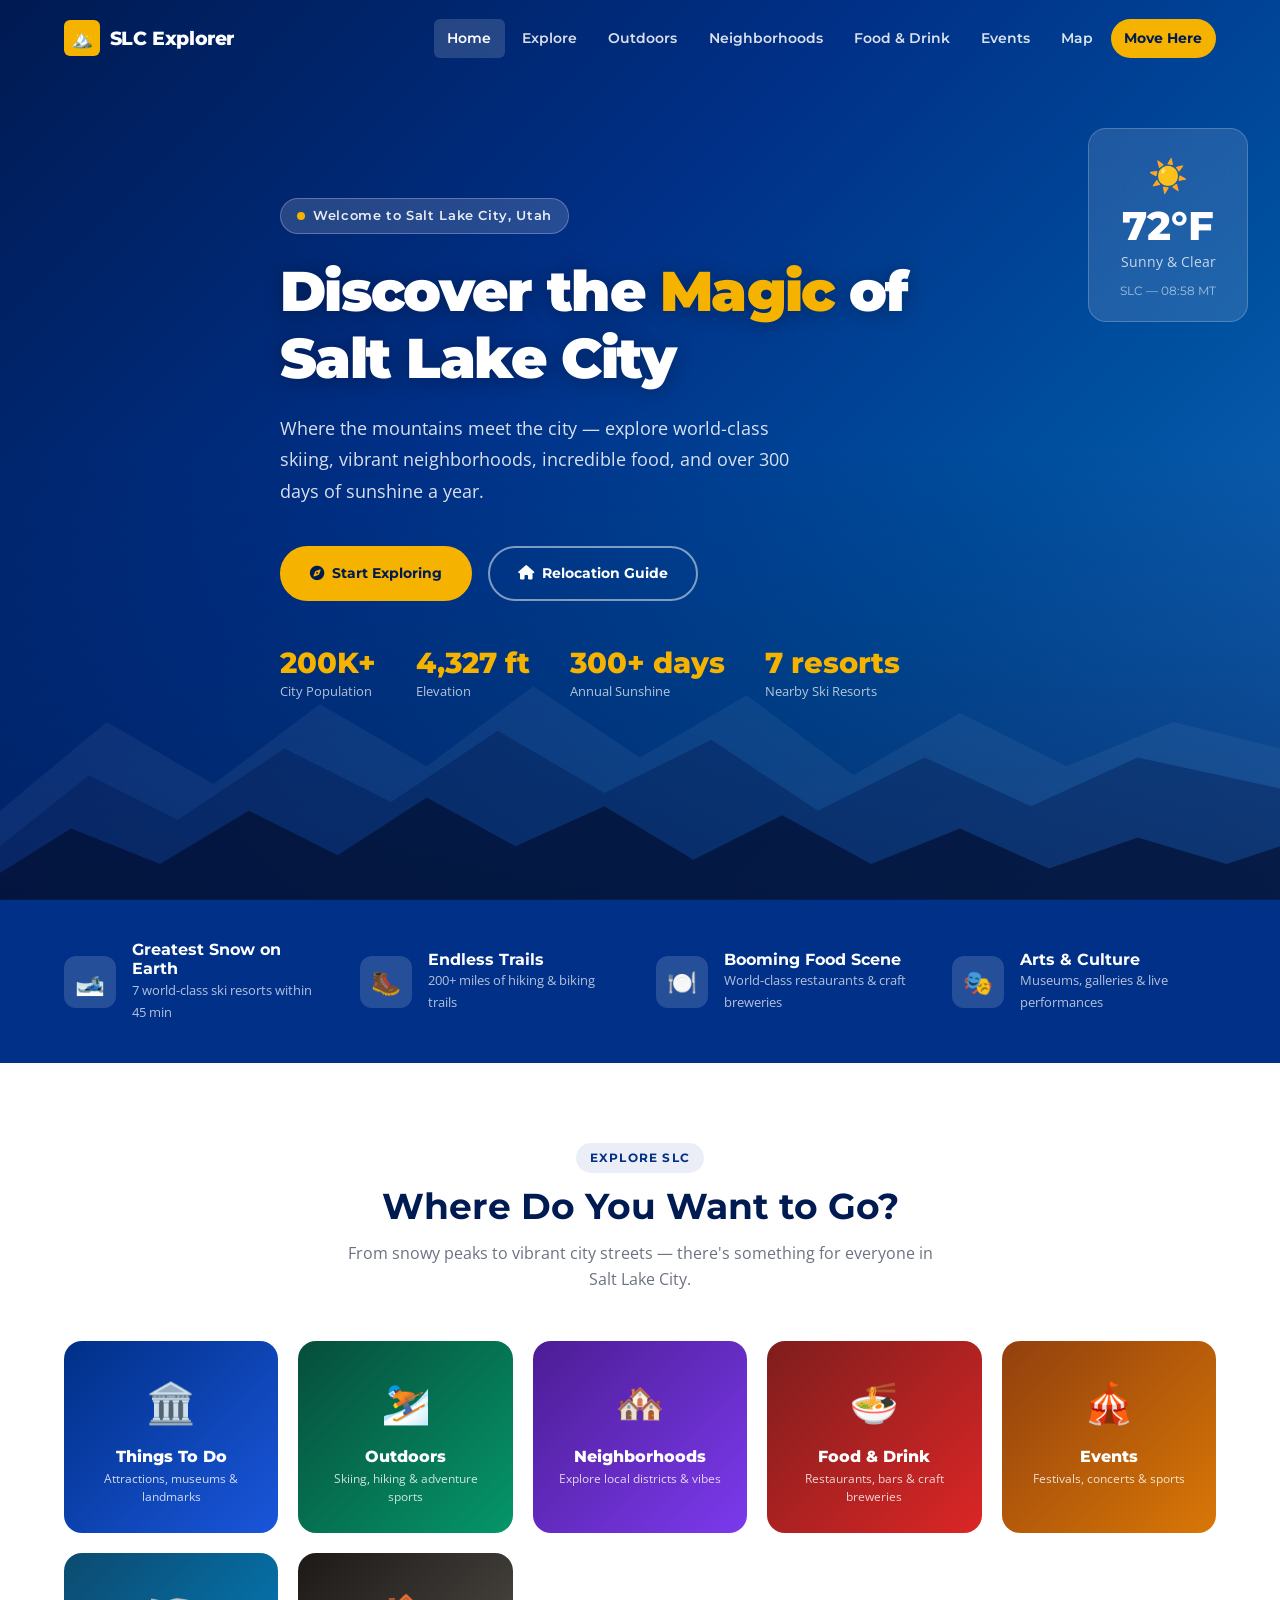
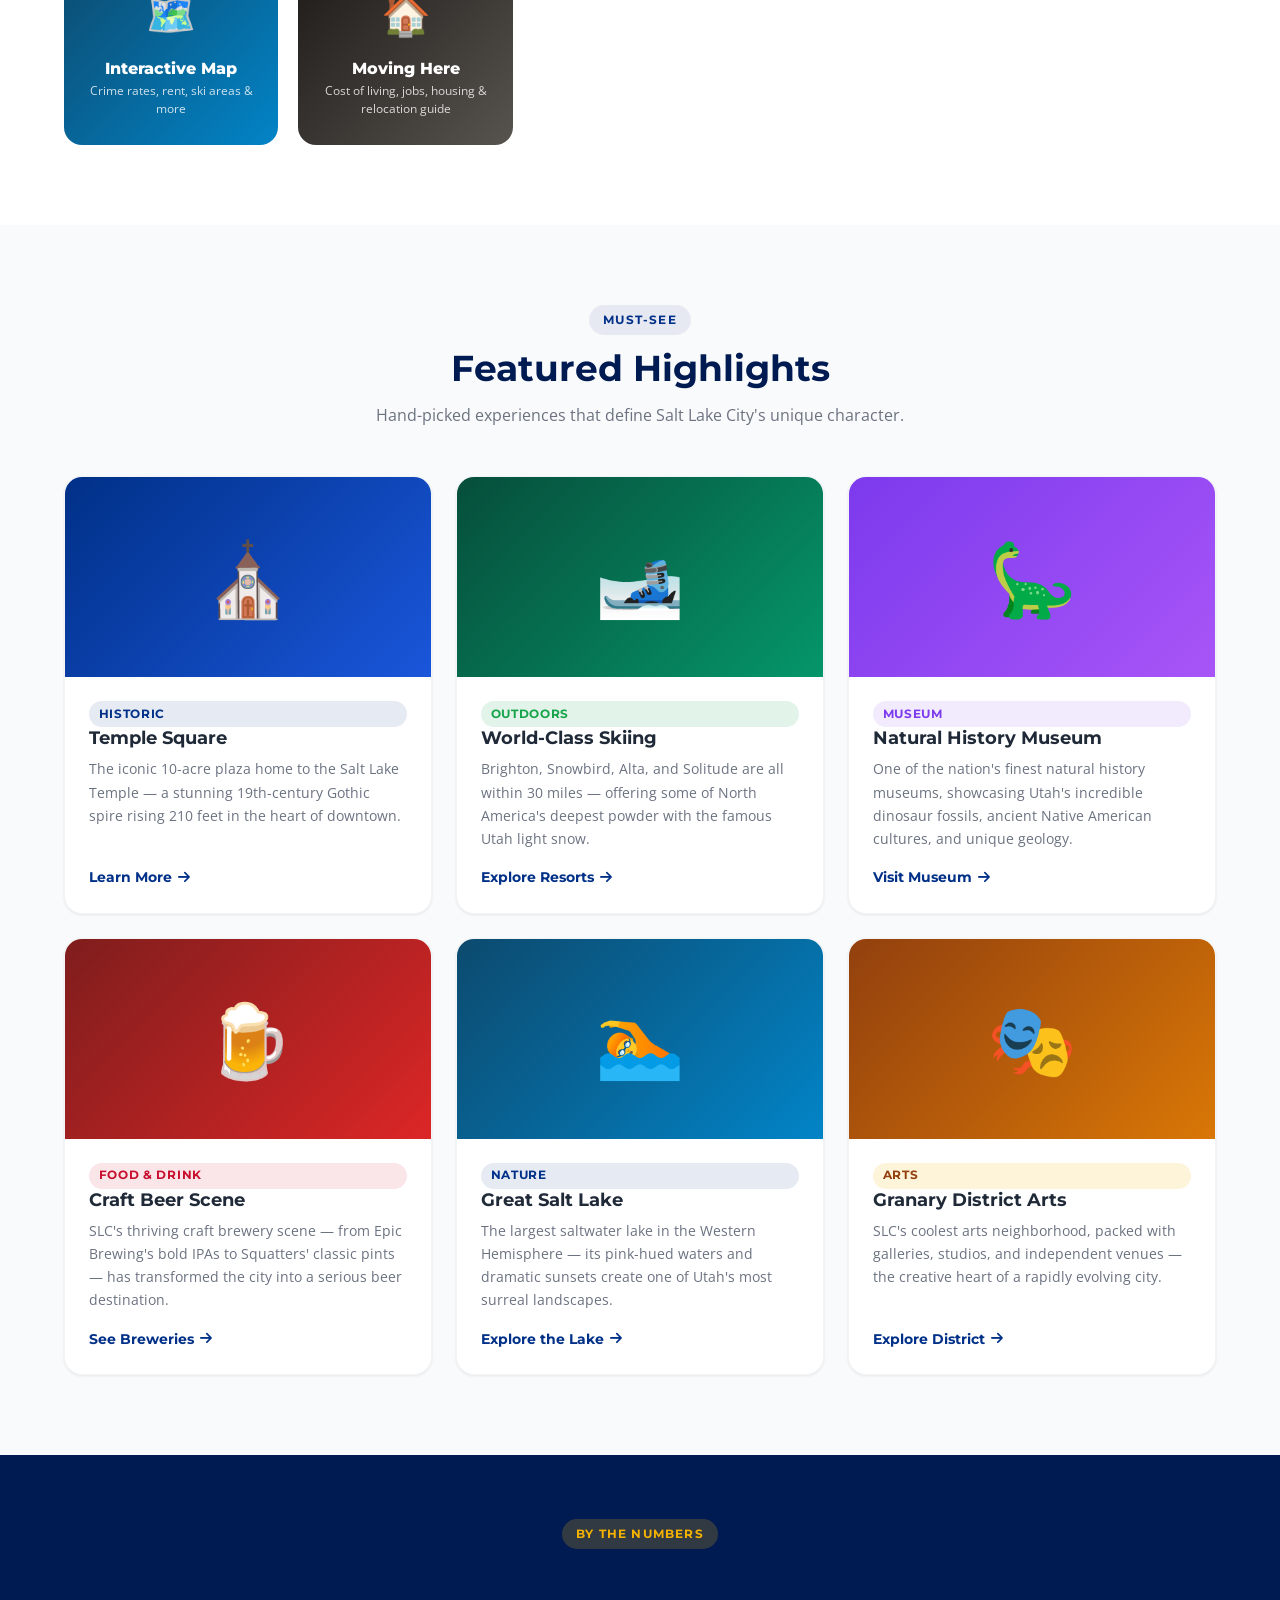
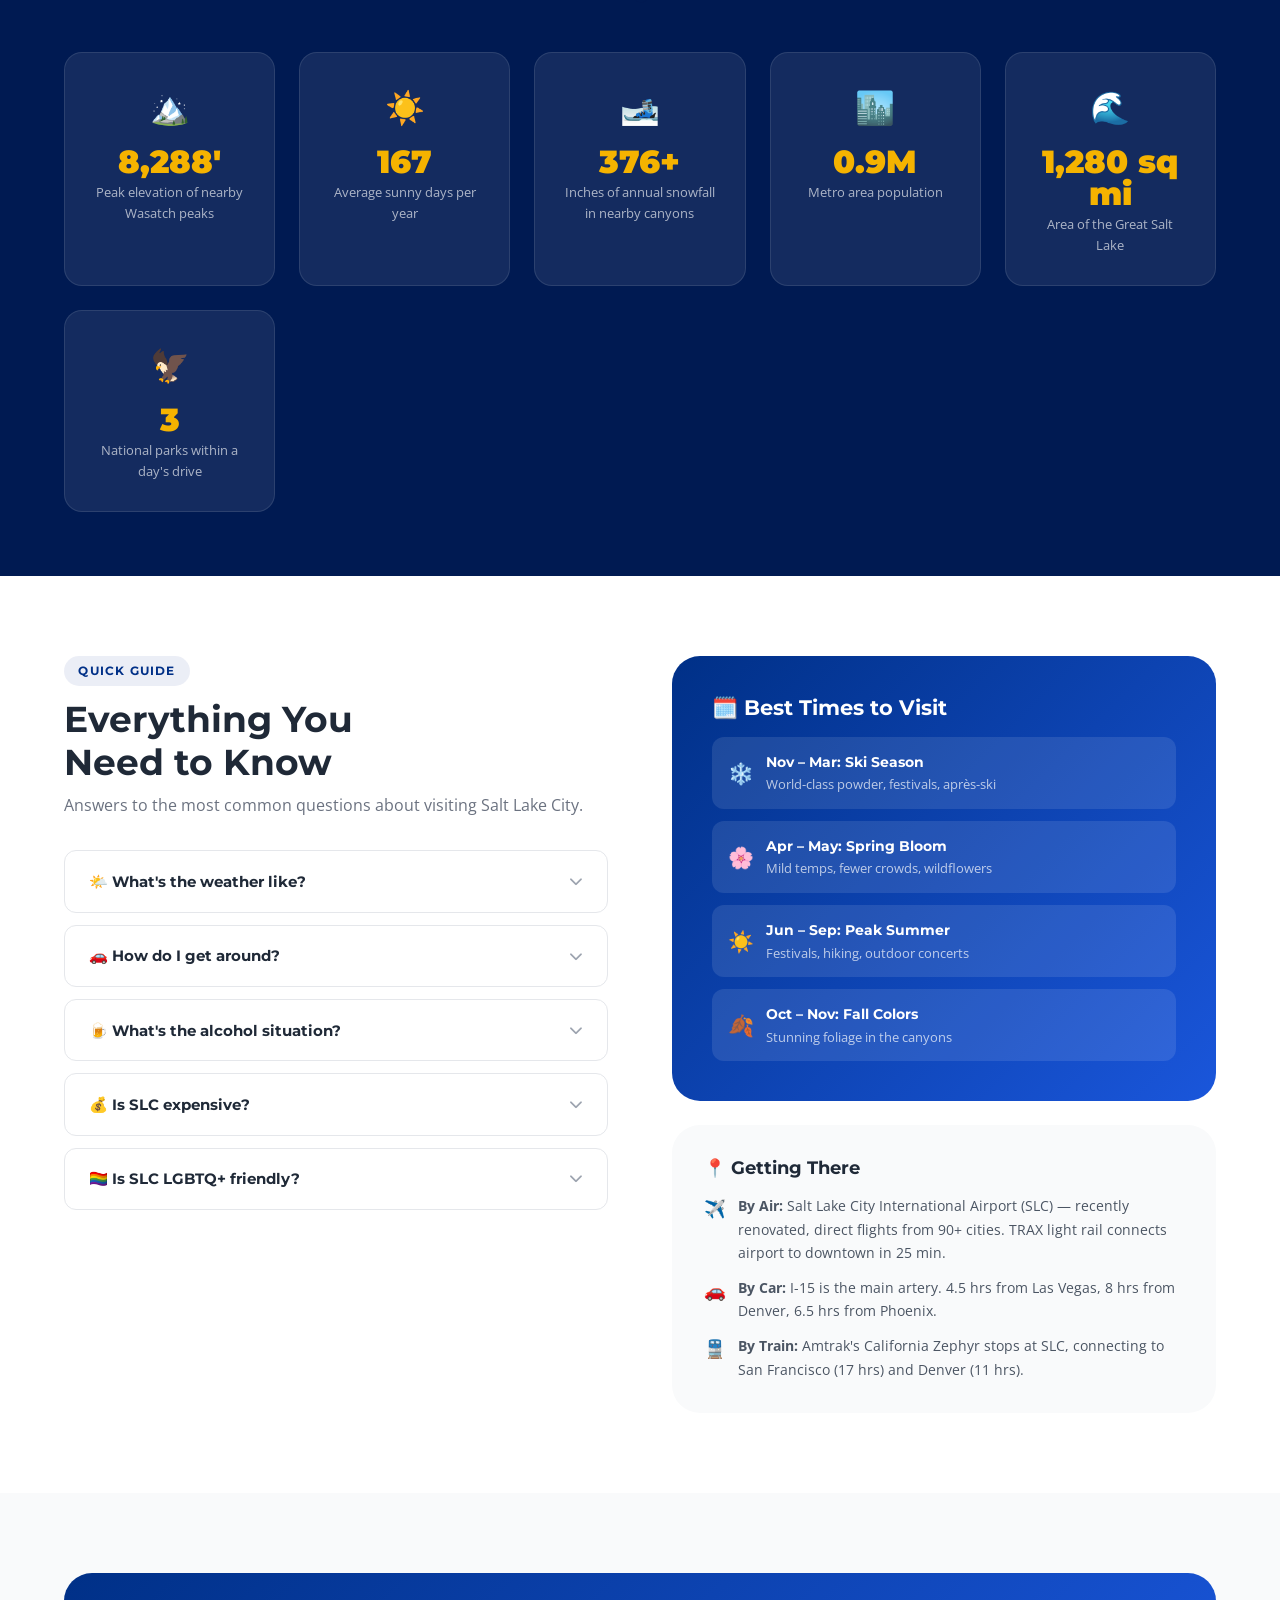
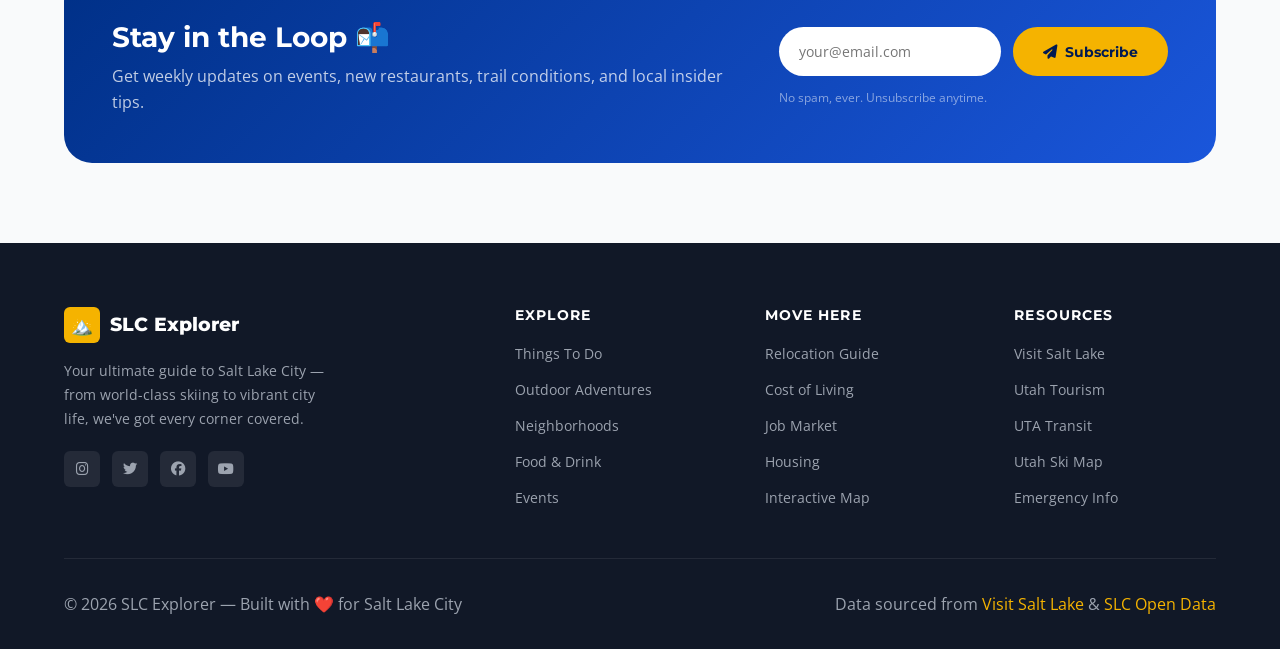
<file: index.html>
<!DOCTYPE html>
<html lang="en">
<head>
  <meta charset="UTF-8">
  <meta name="viewport" content="width=device-width, initial-scale=1.0">
  <title>Salt Lake City — Your Ultimate Guide</title>
  <meta name="description" content="Explore Salt Lake City's best attractions, outdoor adventures, neighborhoods, food scene, and more.">
  <link rel="preconnect" href="https://fonts.googleapis.com">
  <link rel="preconnect" href="https://fonts.gstatic.com" crossorigin>
  <link href="https://fonts.googleapis.com/css2?family=Montserrat:wght@400;600;700;800;900&family=Open+Sans:wght@400;500;600&display=swap" rel="stylesheet">
  <link rel="stylesheet" href="https://cdnjs.cloudflare.com/ajax/libs/font-awesome/6.4.0/css/all.min.css">
  <link rel="stylesheet" href="style.css">
  <style>
    /* Index-specific */
    .hero { min-height: 100vh; }
    .highlights-row {
      display: grid;
      grid-template-columns: repeat(auto-fill, minmax(320px, 1fr));
      gap: 1.5rem;
    }
    .highlight-card {
      background: var(--white);
      border-radius: var(--radius-lg);
      overflow: hidden;
      box-shadow: var(--shadow-sm);
      border: 1px solid var(--gray-100);
      transition: var(--transition);
      display: flex;
      flex-direction: column;
    }
    .highlight-card:hover { transform: translateY(-6px); box-shadow: var(--shadow-xl); }
    .highlight-card-img {
      height: 200px;
      display: flex; align-items: center; justify-content: center;
      font-size: 4.5rem;
    }
    .highlight-card-body { padding: 1.5rem; flex: 1; display: flex; flex-direction: column; }
    .highlight-card-body h3 { margin-bottom: 0.5rem; font-size: 1.15rem; }
    .highlight-card-body p { color: var(--gray-500); font-size: 0.88rem; flex: 1; }
    .highlight-card-body .link {
      display: inline-flex;
      align-items: center;
      gap: 0.35rem;
      color: var(--primary);
      font-family: var(--font-sans);
      font-weight: 700;
      font-size: 0.85rem;
      margin-top: 1rem;
      transition: var(--transition);
    }
    .highlight-card-body .link:hover { color: var(--primary-light); gap: 0.55rem; }
    .fun-facts { background: var(--primary-dark); color: var(--white); padding: 4rem 0; }
    .facts-grid {
      display: grid;
      grid-template-columns: repeat(auto-fill, minmax(200px, 1fr));
      gap: 1.5rem;
    }
    .fact-box {
      background: rgba(255,255,255,0.08);
      border-radius: var(--radius-lg);
      padding: 1.75rem;
      text-align: center;
      border: 1px solid rgba(255,255,255,0.1);
      transition: var(--transition);
    }
    .fact-box:hover { background: rgba(255,255,255,0.14); }
    .fact-box .icon { font-size: 2rem; margin-bottom: 0.75rem; }
    .fact-box .val {
      font-family: var(--font-sans);
      font-size: 2rem;
      font-weight: 900;
      color: var(--accent);
      line-height: 1;
      margin-bottom: 0.25rem;
    }
    .fact-box .desc { font-size: 0.82rem; color: rgba(255,255,255,0.65); }
    .newsletter {
      background: linear-gradient(135deg, #003087 0%, #1a56db 100%);
      border-radius: var(--radius-xl);
      padding: 3rem;
      display: flex;
      gap: 3rem;
      align-items: center;
    }
    .newsletter-text { flex: 1; color: var(--white); }
    .newsletter-text h2 { font-size: 1.75rem; margin-bottom: 0.5rem; }
    .newsletter-text p { color: rgba(255,255,255,0.75); }
    .newsletter-form { display: flex; gap: 0.75rem; flex-wrap: wrap; }
    .newsletter-input {
      flex: 1;
      min-width: 220px;
      padding: 0.85rem 1.25rem;
      border-radius: var(--radius-full);
      border: none;
      font-family: var(--font-body);
      font-size: 0.9rem;
      outline: none;
    }
    @media (max-width: 768px) {
      .newsletter { flex-direction: column; gap: 1.5rem; padding: 2rem; }
      .newsletter-form { width: 100%; }
      .newsletter-input { width: 100%; }
    }
  </style>
</head>
<body>

<!-- NAVBAR -->
<nav class="navbar" id="navbar">
  <div class="container">
    <a href="index.html" class="nav-logo">
      <div class="logo-icon">🏔️</div>
      SLC Explorer
    </a>
    <div class="nav-links">
      <a href="index.html" class="active">Home</a>
      <a href="explore.html">Explore</a>
      <a href="outdoors.html">Outdoors</a>
      <a href="neighborhoods.html">Neighborhoods</a>
      <a href="food.html">Food & Drink</a>
      <a href="events.html">Events</a>
      <a href="map.html">Map</a>
      <a href="plan.html" class="nav-cta">Move Here</a>
    </div>
    <button class="nav-toggle" aria-label="Menu">
      <span></span><span></span><span></span>
    </button>
  </div>
</nav>

<!-- HERO -->
<section class="hero">
  <div class="hero-bg"></div>
  <!-- Mountain Silhouette SVG -->
  <div class="mountain-layer">
    <svg viewBox="0 0 1440 300" xmlns="http://www.w3.org/2000/svg" preserveAspectRatio="none">
      <!-- Back mountains (lighter) -->
      <polygon points="0,300 0,200 120,100 240,170 360,80 480,150 600,60 720,140 840,70 960,160 1080,90 1200,150 1320,100 1440,130 1440,300" fill="rgba(255,255,255,0.05)"/>
      <!-- Mid mountains -->
      <polygon points="0,300 0,240 100,160 200,210 320,130 440,190 560,110 680,180 800,120 920,200 1040,140 1160,195 1280,140 1440,175 1440,300" fill="rgba(0,26,82,0.4)"/>
      <!-- Front mountains (dark) -->
      <polygon points="0,300 0,270 80,220 180,260 280,200 380,250 480,185 580,240 680,195 780,255 880,205 980,260 1080,220 1180,265 1280,230 1380,260 1440,240 1440,300" fill="rgba(0,10,40,0.6)"/>
    </svg>
  </div>

  <!-- Weather widget -->
  <div class="hero-weather">
    <div class="weather-icon">☀️</div>
    <div class="temp">72°F</div>
    <div class="condition">Sunny & Clear</div>
    <div class="city-time">SLC — <span id="slc-time">--:--</span></div>
  </div>

  <div class="container">
    <div class="hero-content">
      <div class="hero-badge">
        <span class="dot"></span>
        Welcome to Salt Lake City, Utah
      </div>
      <h1>Discover the <span>Magic</span> of Salt Lake City</h1>
      <p>Where the mountains meet the city — explore world-class skiing, vibrant neighborhoods, incredible food, and over 300 days of sunshine a year.</p>
      <div class="hero-actions">
        <a href="explore.html" class="btn btn-primary"><i class="fas fa-compass"></i> Start Exploring</a>
        <a href="plan.html" class="btn btn-outline"><i class="fas fa-home"></i> Relocation Guide</a>
      </div>
      <div class="hero-stats">
        <div class="hero-stat">
          <span class="num" data-target="200" data-suffix="K+">0</span>
          <span class="label">City Population</span>
        </div>
        <div class="hero-stat">
          <span class="num" data-target="4327" data-suffix=" ft">0</span>
          <span class="label">Elevation</span>
        </div>
        <div class="hero-stat">
          <span class="num" data-target="300" data-suffix="+ days">0</span>
          <span class="label">Annual Sunshine</span>
        </div>
        <div class="hero-stat">
          <span class="num" data-target="7" data-suffix=" resorts">0</span>
          <span class="label">Nearby Ski Resorts</span>
        </div>
      </div>
    </div>
  </div>
</section>

<!-- FEATURE STRIP -->
<div class="feature-strip">
  <div class="container">
    <div class="feature-item reveal">
      <div class="icon">🎿</div>
      <div class="text">
        <h4>Greatest Snow on Earth</h4>
        <p>7 world-class ski resorts within 45 min</p>
      </div>
    </div>
    <div class="feature-item reveal reveal-delay-1">
      <div class="icon">🥾</div>
      <div class="text">
        <h4>Endless Trails</h4>
        <p>200+ miles of hiking & biking trails</p>
      </div>
    </div>
    <div class="feature-item reveal reveal-delay-2">
      <div class="icon">🍽️</div>
      <div class="text">
        <h4>Booming Food Scene</h4>
        <p>World-class restaurants & craft breweries</p>
      </div>
    </div>
    <div class="feature-item reveal reveal-delay-3">
      <div class="icon">🎭</div>
      <div class="text">
        <h4>Arts & Culture</h4>
        <p>Museums, galleries & live performances</p>
      </div>
    </div>
  </div>
</div>

<!-- NAVIGATION CARDS -->
<section class="section" style="background: var(--white);">
  <div class="container">
    <div class="section-header reveal">
      <div class="section-tag">Explore SLC</div>
      <h2>Where Do You Want to Go?</h2>
      <p>From snowy peaks to vibrant city streets — there's something for everyone in Salt Lake City.</p>
    </div>
    <div class="nav-cards reveal">
      <a href="explore.html" class="nav-card" style="background: linear-gradient(135deg, #003087, #1a56db);">
        <div class="nav-icon">🏛️</div>
        <h3>Things To Do</h3>
        <p>Attractions, museums & landmarks</p>
      </a>
      <a href="outdoors.html" class="nav-card" style="background: linear-gradient(135deg, #064e3b, #059669);">
        <div class="nav-icon">⛷️</div>
        <h3>Outdoors</h3>
        <p>Skiing, hiking & adventure sports</p>
      </a>
      <a href="neighborhoods.html" class="nav-card" style="background: linear-gradient(135deg, #4c1d95, #7c3aed);">
        <div class="nav-icon">🏘️</div>
        <h3>Neighborhoods</h3>
        <p>Explore local districts & vibes</p>
      </a>
      <a href="food.html" class="nav-card" style="background: linear-gradient(135deg, #7f1d1d, #dc2626);">
        <div class="nav-icon">🍜</div>
        <h3>Food & Drink</h3>
        <p>Restaurants, bars & craft breweries</p>
      </a>
      <a href="events.html" class="nav-card" style="background: linear-gradient(135deg, #92400e, #d97706);">
        <div class="nav-icon">🎪</div>
        <h3>Events</h3>
        <p>Festivals, concerts & sports</p>
      </a>
      <a href="map.html" class="nav-card" style="background: linear-gradient(135deg, #0c4a6e, #0284c7);">
        <div class="nav-icon">🗺️</div>
        <h3>Interactive Map</h3>
        <p>Crime rates, rent, ski areas & more</p>
      </a>
      <a href="plan.html" class="nav-card" style="background: linear-gradient(135deg, #1c1917, #57534e);">
        <div class="nav-icon">🏠</div>
        <h3>Moving Here</h3>
        <p>Cost of living, jobs, housing & relocation guide</p>
      </a>
    </div>
  </div>
</section>

<!-- FEATURED HIGHLIGHTS -->
<section class="section">
  <div class="container">
    <div class="section-header reveal">
      <div class="section-tag">Must-See</div>
      <h2>Featured Highlights</h2>
      <p>Hand-picked experiences that define Salt Lake City's unique character.</p>
    </div>
    <div class="highlights-row">
      <div class="highlight-card reveal">
        <div class="highlight-card-img" style="background: linear-gradient(135deg, #003087, #1a56db);">⛪</div>
        <div class="highlight-card-body">
          <span class="badge badge-blue">Historic</span>
          <h3>Temple Square</h3>
          <p>The iconic 10-acre plaza home to the Salt Lake Temple — a stunning 19th-century Gothic spire rising 210 feet in the heart of downtown.</p>
          <a href="explore.html" class="link">Learn More <i class="fas fa-arrow-right"></i></a>
        </div>
      </div>
      <div class="highlight-card reveal reveal-delay-1">
        <div class="highlight-card-img" style="background: linear-gradient(135deg, #064e3b, #059669);">🎿</div>
        <div class="highlight-card-body">
          <span class="badge badge-green">Outdoors</span>
          <h3>World-Class Skiing</h3>
          <p>Brighton, Snowbird, Alta, and Solitude are all within 30 miles — offering some of North America's deepest powder with the famous Utah light snow.</p>
          <a href="outdoors.html" class="link">Explore Resorts <i class="fas fa-arrow-right"></i></a>
        </div>
      </div>
      <div class="highlight-card reveal reveal-delay-2">
        <div class="highlight-card-img" style="background: linear-gradient(135deg, #7c3aed, #a855f7);">🦕</div>
        <div class="highlight-card-body">
          <span class="badge badge-purple">Museum</span>
          <h3>Natural History Museum</h3>
          <p>One of the nation's finest natural history museums, showcasing Utah's incredible dinosaur fossils, ancient Native American cultures, and unique geology.</p>
          <a href="explore.html" class="link">Visit Museum <i class="fas fa-arrow-right"></i></a>
        </div>
      </div>
      <div class="highlight-card reveal reveal-delay-3">
        <div class="highlight-card-img" style="background: linear-gradient(135deg, #7f1d1d, #dc2626);">🍺</div>
        <div class="highlight-card-body">
          <span class="badge badge-red">Food & Drink</span>
          <h3>Craft Beer Scene</h3>
          <p>SLC's thriving craft brewery scene — from Epic Brewing's bold IPAs to Squatters' classic pints — has transformed the city into a serious beer destination.</p>
          <a href="food.html" class="link">See Breweries <i class="fas fa-arrow-right"></i></a>
        </div>
      </div>
      <div class="highlight-card reveal">
        <div class="highlight-card-img" style="background: linear-gradient(135deg, #0c4a6e, #0284c7);">🏊</div>
        <div class="highlight-card-body">
          <span class="badge badge-blue">Nature</span>
          <h3>Great Salt Lake</h3>
          <p>The largest saltwater lake in the Western Hemisphere — its pink-hued waters and dramatic sunsets create one of Utah's most surreal landscapes.</p>
          <a href="explore.html" class="link">Explore the Lake <i class="fas fa-arrow-right"></i></a>
        </div>
      </div>
      <div class="highlight-card reveal reveal-delay-1">
        <div class="highlight-card-img" style="background: linear-gradient(135deg, #92400e, #d97706);">🎭</div>
        <div class="highlight-card-body">
          <span class="badge badge-yellow">Arts</span>
          <h3>Granary District Arts</h3>
          <p>SLC's coolest arts neighborhood, packed with galleries, studios, and independent venues — the creative heart of a rapidly evolving city.</p>
          <a href="neighborhoods.html" class="link">Explore District <i class="fas fa-arrow-right"></i></a>
        </div>
      </div>
    </div>
  </div>
</section>

<!-- FUN FACTS -->
<section class="fun-facts">
  <div class="container">
    <div class="section-header reveal" style="color: var(--white);">
      <div class="section-tag" style="background: rgba(245,179,0,0.2); color: var(--accent);">By the Numbers</div>
      <h2>Salt Lake City at a Glance</h2>
    </div>
    <div class="facts-grid">
      <div class="fact-box reveal">
        <div class="icon">🏔️</div>
        <div class="val" data-target="11000" data-suffix="'">0</div>
        <div class="desc">Peak elevation of nearby Wasatch peaks</div>
      </div>
      <div class="fact-box reveal reveal-delay-1">
        <div class="icon">☀️</div>
        <div class="val" data-target="222" data-suffix="">0</div>
        <div class="desc">Average sunny days per year</div>
      </div>
      <div class="fact-box reveal reveal-delay-2">
        <div class="icon">🎿</div>
        <div class="val" data-target="500" data-suffix="+">0</div>
        <div class="desc">Inches of annual snowfall in nearby canyons</div>
      </div>
      <div class="fact-box reveal reveal-delay-3">
        <div class="icon">🏙️</div>
        <div class="val" data-target="1.2" data-suffix="M">0</div>
        <div class="desc">Metro area population</div>
      </div>
      <div class="fact-box reveal">
        <div class="icon">🌊</div>
        <div class="val" data-target="1700" data-suffix=" sq mi">0</div>
        <div class="desc">Area of the Great Salt Lake</div>
      </div>
      <div class="fact-box reveal reveal-delay-1">
        <div class="icon">🦅</div>
        <div class="val" data-target="5" data-suffix="">0</div>
        <div class="desc">National parks within a day's drive</div>
      </div>
    </div>
  </div>
</section>

<!-- QUICK INFO ACCORDION -->
<section class="section" style="background: var(--white);">
  <div class="container">
    <div style="display: grid; grid-template-columns: 1fr 1fr; gap: 4rem; align-items: start;">
      <div>
        <div class="section-tag reveal">Quick Guide</div>
        <h2 class="reveal" style="margin-bottom: 0.5rem;">Everything You<br>Need to Know</h2>
        <p class="reveal" style="color: var(--gray-500); margin-bottom: 2rem;">Answers to the most common questions about visiting Salt Lake City.</p>
        <div class="accordion-item reveal">
          <div class="accordion-header">
            <span>🌤️ What's the weather like?</span>
            <span class="accordion-arrow"><i class="fas fa-chevron-down"></i></span>
          </div>
          <div class="accordion-body">
            <div class="accordion-body-inner">SLC has four distinct seasons. Summers are warm and dry (70–95°F), perfect for hiking. Winters are cold with heavy mountain snowfall (20–35°F in the valley). Spring and fall are mild and beautiful. The valley typically gets less snow than the nearby canyons.</div>
          </div>
        </div>
        <div class="accordion-item reveal">
          <div class="accordion-header">
            <span>🚗 How do I get around?</span>
            <span class="accordion-arrow"><i class="fas fa-chevron-down"></i></span>
          </div>
          <div class="accordion-body">
            <div class="accordion-body-inner">TRAX light rail connects downtown to the airport and suburbs. UTA buses cover the metro area. Many neighborhoods are walkable. Uber/Lyft are readily available. For ski canyons, renting a car is strongly recommended as public transit to resorts is limited.</div>
          </div>
        </div>
        <div class="accordion-item reveal">
          <div class="accordion-header">
            <span>🍺 What's the alcohol situation?</span>
            <span class="accordion-arrow"><i class="fas fa-chevron-down"></i></span>
          </div>
          <div class="accordion-body">
            <div class="accordion-body-inner">Utah has unique liquor laws. Bars and restaurants serve full-strength alcohol but there are some quirks — grocery stores sell beer limited to 5% ABV. State Liquor Stores (DABC) sell wine and spirits. The craft beer scene is thriving despite the laws.</div>
          </div>
        </div>
        <div class="accordion-item reveal">
          <div class="accordion-header">
            <span>💰 Is SLC expensive?</span>
            <span class="accordion-arrow"><i class="fas fa-chevron-down"></i></span>
          </div>
          <div class="accordion-body">
            <div class="accordion-body-inner">SLC has grown significantly in cost but remains more affordable than Denver, Seattle, or San Francisco. Average rent is $1,300–$1,800/month. Meals range from $10 budget spots to $50+ fine dining. Ski lift tickets are $100–$180/day. See our Plan page for a full budget guide.</div>
          </div>
        </div>
        <div class="accordion-item reveal">
          <div class="accordion-header">
            <span>🏳️‍🌈 Is SLC LGBTQ+ friendly?</span>
            <span class="accordion-arrow"><i class="fas fa-chevron-down"></i></span>
          </div>
          <div class="accordion-body">
            <div class="accordion-body-inner">Yes! SLC has a vibrant and growing LGBTQ+ community centered around the 9th & 9th neighborhood and the Capitol Hill area. Utah Pride Festival (June) is one of the region's largest. The city is notably more progressive than the surrounding state.</div>
          </div>
        </div>
      </div>
      <div>
        <div class="reveal" style="background: linear-gradient(135deg, #003087 0%, #1a56db 100%); border-radius: var(--radius-xl); padding: 2.5rem; color: var(--white); margin-bottom: 1.5rem;">
          <h3 style="margin-bottom: 1rem; font-size: 1.3rem;">🗓️ Best Times to Visit</h3>
          <div style="display: flex; flex-direction: column; gap: 0.75rem;">
            <div style="background: rgba(255,255,255,0.1); border-radius: var(--radius-md); padding: 0.85rem 1rem; display: flex; gap: 0.75rem; align-items: center;">
              <span style="font-size: 1.3rem;">❄️</span>
              <div>
                <div style="font-weight: 700; font-family: var(--font-sans); font-size: 0.9rem;">Nov – Mar: Ski Season</div>
                <div style="font-size: 0.8rem; color: rgba(255,255,255,0.7);">World-class powder, festivals, après-ski</div>
              </div>
            </div>
            <div style="background: rgba(255,255,255,0.1); border-radius: var(--radius-md); padding: 0.85rem 1rem; display: flex; gap: 0.75rem; align-items: center;">
              <span style="font-size: 1.3rem;">🌸</span>
              <div>
                <div style="font-weight: 700; font-family: var(--font-sans); font-size: 0.9rem;">Apr – May: Spring Bloom</div>
                <div style="font-size: 0.8rem; color: rgba(255,255,255,0.7);">Mild temps, fewer crowds, wildflowers</div>
              </div>
            </div>
            <div style="background: rgba(255,255,255,0.1); border-radius: var(--radius-md); padding: 0.85rem 1rem; display: flex; gap: 0.75rem; align-items: center;">
              <span style="font-size: 1.3rem;">☀️</span>
              <div>
                <div style="font-weight: 700; font-family: var(--font-sans); font-size: 0.9rem;">Jun – Sep: Peak Summer</div>
                <div style="font-size: 0.8rem; color: rgba(255,255,255,0.7);">Festivals, hiking, outdoor concerts</div>
              </div>
            </div>
            <div style="background: rgba(255,255,255,0.1); border-radius: var(--radius-md); padding: 0.85rem 1rem; display: flex; gap: 0.75rem; align-items: center;">
              <span style="font-size: 1.3rem;">🍂</span>
              <div>
                <div style="font-weight: 700; font-family: var(--font-sans); font-size: 0.9rem;">Oct – Nov: Fall Colors</div>
                <div style="font-size: 0.8rem; color: rgba(255,255,255,0.7);">Stunning foliage in the canyons</div>
              </div>
            </div>
          </div>
        </div>
        <div class="reveal" style="background: var(--gray-50); border-radius: var(--radius-xl); padding: 2rem;">
          <h3 style="margin-bottom: 1rem; font-size: 1.1rem;">📍 Getting There</h3>
          <div style="display: flex; flex-direction: column; gap: 0.75rem; font-size: 0.88rem; color: var(--gray-600);">
            <div style="display: flex; gap: 0.75rem; align-items: flex-start;">
              <span style="font-size: 1.1rem; flex-shrink: 0;">✈️</span>
              <span><strong>By Air:</strong> Salt Lake City International Airport (SLC) — recently renovated, direct flights from 90+ cities. TRAX light rail connects airport to downtown in 25 min.</span>
            </div>
            <div style="display: flex; gap: 0.75rem; align-items: flex-start;">
              <span style="font-size: 1.1rem; flex-shrink: 0;">🚗</span>
              <span><strong>By Car:</strong> I-15 is the main artery. 4.5 hrs from Las Vegas, 8 hrs from Denver, 6.5 hrs from Phoenix.</span>
            </div>
            <div style="display: flex; gap: 0.75rem; align-items: flex-start;">
              <span style="font-size: 1.1rem; flex-shrink: 0;">🚆</span>
              <span><strong>By Train:</strong> Amtrak's California Zephyr stops at SLC, connecting to San Francisco (17 hrs) and Denver (11 hrs).</span>
            </div>
          </div>
        </div>
      </div>
    </div>
  </div>
</section>

<!-- NEWSLETTER -->
<section class="section">
  <div class="container">
    <div class="newsletter reveal">
      <div class="newsletter-text">
        <h2>Stay in the Loop 📬</h2>
        <p>Get weekly updates on events, new restaurants, trail conditions, and local insider tips.</p>
      </div>
      <div>
        <div class="newsletter-form">
          <input type="email" class="newsletter-input" placeholder="your@email.com">
          <button class="btn btn-primary" onclick="showToast('Thanks for subscribing! 🎉', 'success')">
            <i class="fas fa-paper-plane"></i> Subscribe
          </button>
        </div>
        <p style="color: rgba(255,255,255,0.5); font-size: 0.78rem; margin-top: 0.75rem;">No spam, ever. Unsubscribe anytime.</p>
      </div>
    </div>
  </div>
</section>

<!-- FOOTER -->
<footer class="footer">
  <div class="container">
    <div class="footer-grid">
      <div class="footer-brand">
        <div class="logo">
          <div class="icon">🏔️</div>
          SLC Explorer
        </div>
        <p>Your ultimate guide to Salt Lake City — from world-class skiing to vibrant city life, we've got every corner covered.</p>
        <div class="footer-social">
          <a href="#" class="social-btn"><i class="fab fa-instagram"></i></a>
          <a href="#" class="social-btn"><i class="fab fa-twitter"></i></a>
          <a href="#" class="social-btn"><i class="fab fa-facebook"></i></a>
          <a href="#" class="social-btn"><i class="fab fa-youtube"></i></a>
        </div>
      </div>
      <div class="footer-col">
        <h4>Explore</h4>
        <ul>
          <li><a href="explore.html">Things To Do</a></li>
          <li><a href="outdoors.html">Outdoor Adventures</a></li>
          <li><a href="neighborhoods.html">Neighborhoods</a></li>
          <li><a href="food.html">Food & Drink</a></li>
          <li><a href="events.html">Events</a></li>
        </ul>
      </div>
      <div class="footer-col">
        <h4>Move Here</h4>
        <ul>
          <li><a href="plan.html">Relocation Guide</a></li>
          <li><a href="plan.html#cost">Cost of Living</a></li>
          <li><a href="plan.html#jobs">Job Market</a></li>
          <li><a href="plan.html#housing">Housing</a></li>
          <li><a href="map.html">Interactive Map</a></li>
        </ul>
      </div>
      <div class="footer-col">
        <h4>Resources</h4>
        <ul>
          <li><a href="#">Visit Salt Lake</a></li>
          <li><a href="#">Utah Tourism</a></li>
          <li><a href="#">UTA Transit</a></li>
          <li><a href="#">Utah Ski Map</a></li>
          <li><a href="#">Emergency Info</a></li>
        </ul>
      </div>
    </div>
    <div class="footer-bottom">
      <p>© 2026 SLC Explorer — Built with ❤️ for Salt Lake City</p>
      <p>Data sourced from <a href="#">Visit Salt Lake</a> & <a href="#">SLC Open Data</a></p>
    </div>
  </div>
</footer>

<button id="back-top" title="Back to top"><i class="fas fa-arrow-up"></i></button>
<div class="toast-container"></div>

<script src="script.js"></script>
</body>
</html>
</file>
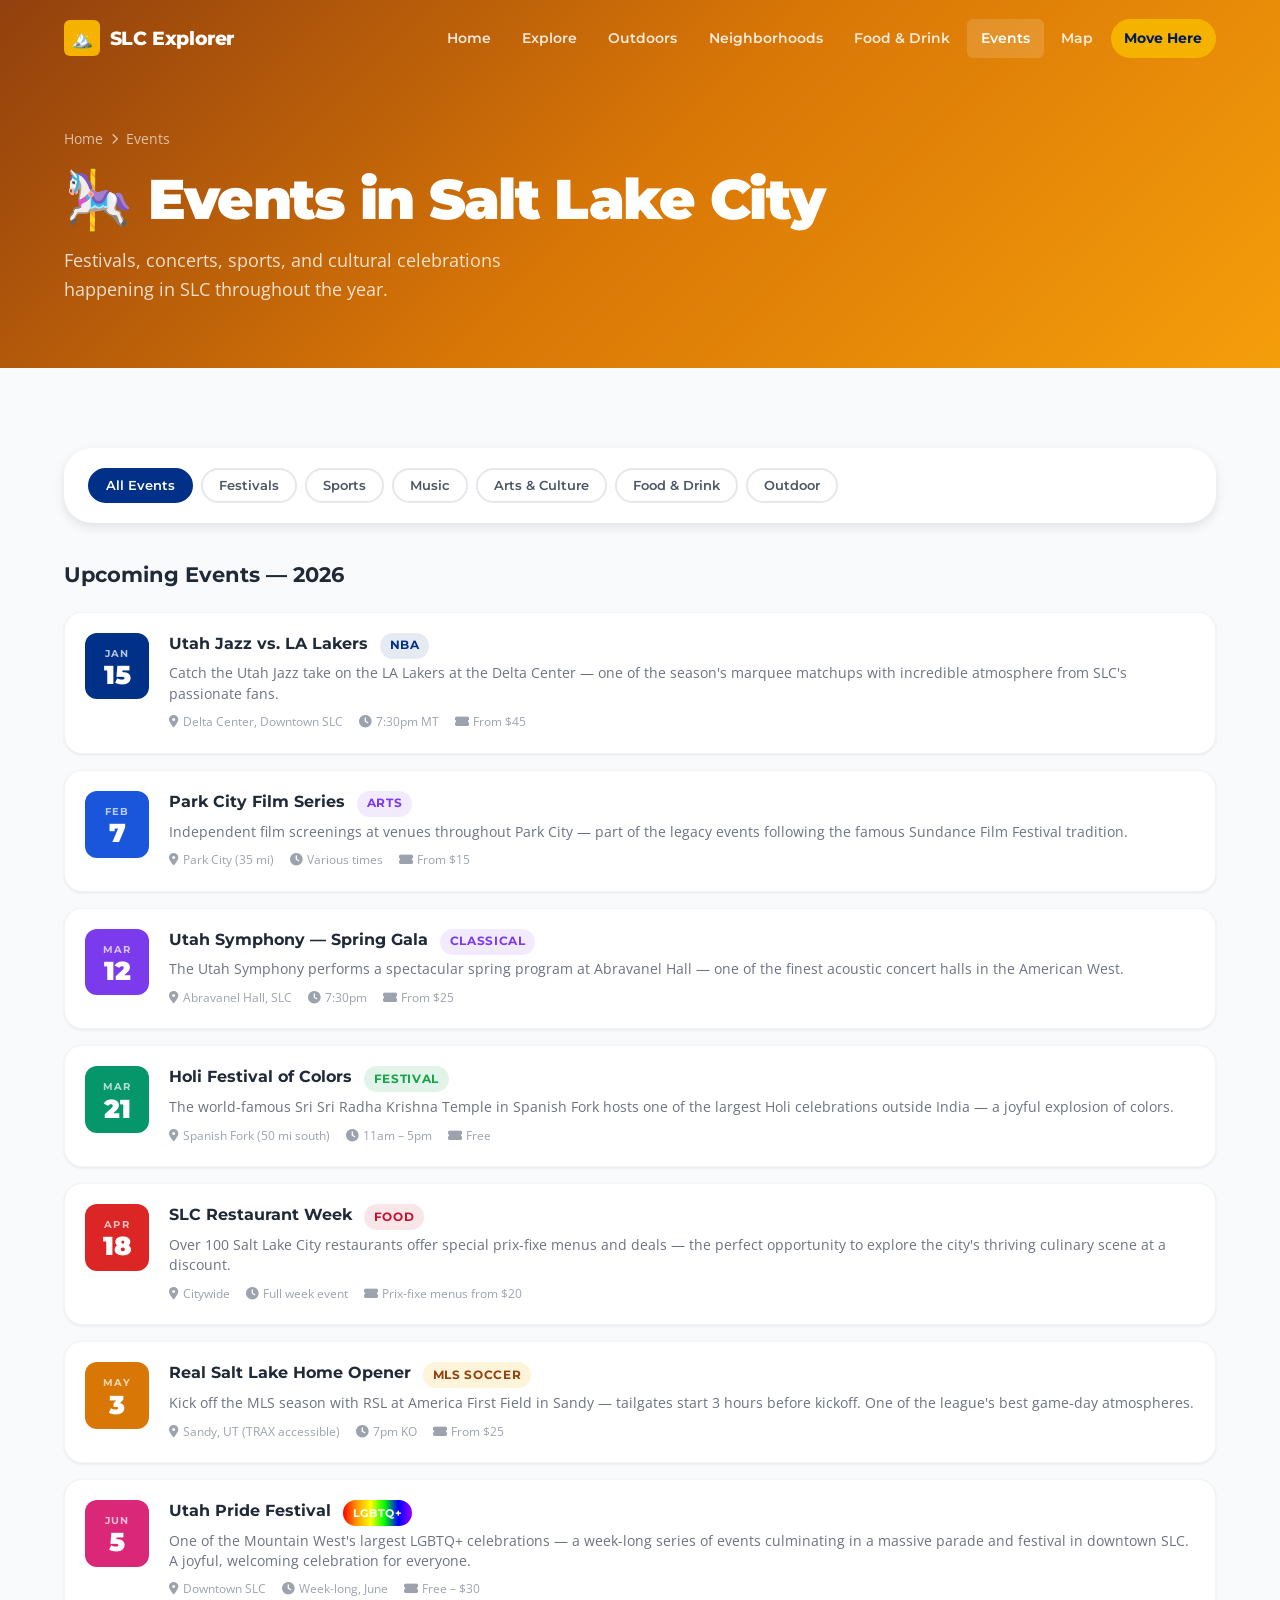
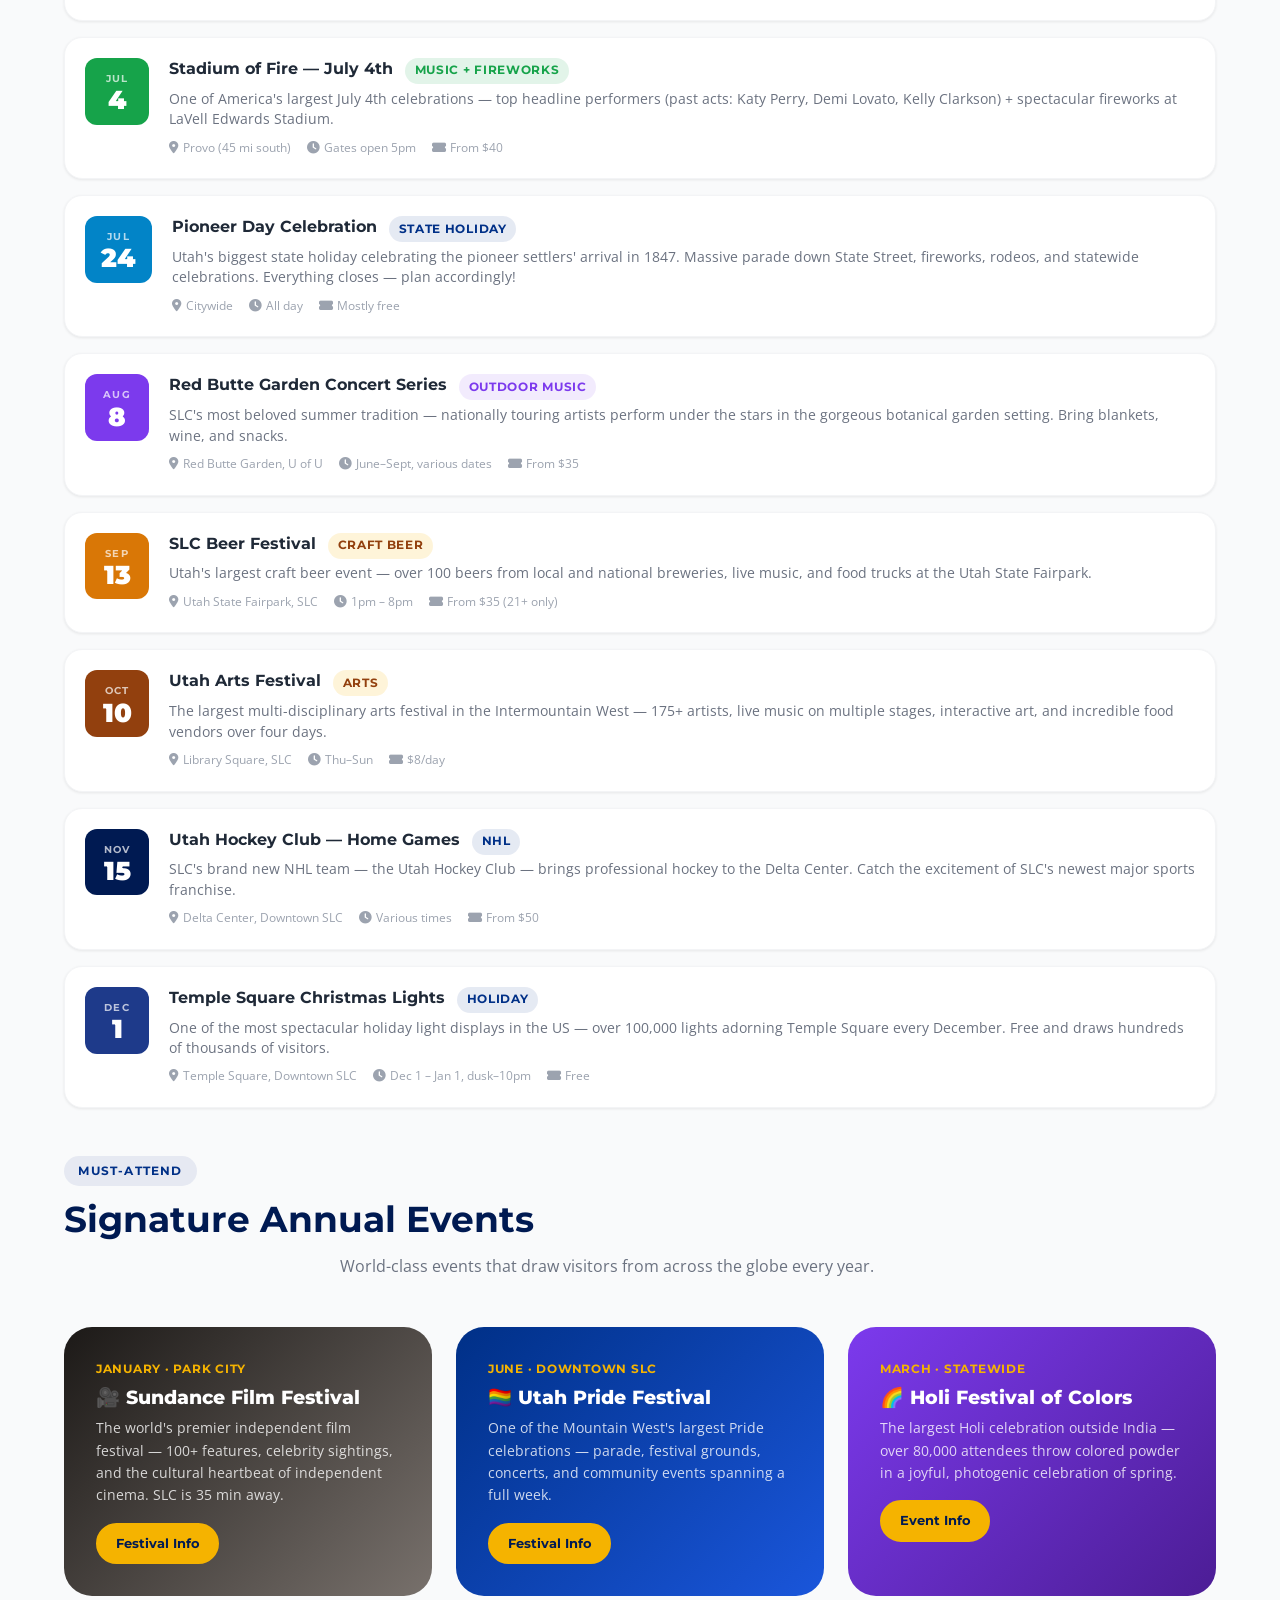
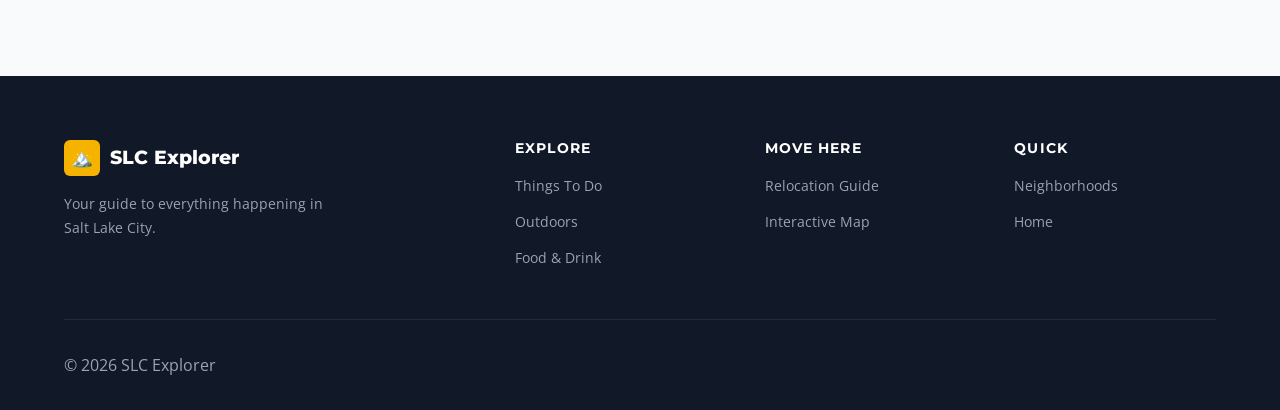
<file: events.html>
<!DOCTYPE html>
<html lang="en">
<head>
  <meta charset="UTF-8">
  <meta name="viewport" content="width=device-width, initial-scale=1.0">
  <title>Events — SLC Explorer</title>
  <link rel="preconnect" href="https://fonts.googleapis.com">
  <link href="https://fonts.googleapis.com/css2?family=Montserrat:wght@400;600;700;800;900&family=Open+Sans:wght@400;500;600&display=swap" rel="stylesheet">
  <link rel="stylesheet" href="https://cdnjs.cloudflare.com/ajax/libs/font-awesome/6.4.0/css/all.min.css">
  <link rel="stylesheet" href="style.css">
  <style>
    .event-date { display: flex; flex-direction: column; align-items: center; background: var(--primary); color: var(--white); border-radius: var(--radius-md); padding: 0.75rem 1rem; min-width: 64px; text-align: center; flex-shrink: 0; }
    .event-date .month { font-family: var(--font-sans); font-size: 0.65rem; font-weight: 700; text-transform: uppercase; letter-spacing: 0.1em; color: rgba(255,255,255,0.7); }
    .event-date .day { font-family: var(--font-sans); font-size: 1.6rem; font-weight: 900; line-height: 1; }
    .event-card { display: flex; gap: 1.25rem; background: var(--white); border-radius: var(--radius-lg); padding: 1.25rem; box-shadow: var(--shadow-sm); border: 1px solid var(--gray-100); transition: var(--transition); align-items: flex-start; }
    .event-card:hover { transform: translateY(-4px); box-shadow: var(--shadow-lg); }
    .event-info h3 { font-size: 1rem; font-weight: 700; margin-bottom: 0.3rem; }
    .event-info p { font-size: 0.85rem; color: var(--gray-500); line-height: 1.5; margin-bottom: 0.5rem; }
    .event-meta { display: flex; gap: 1rem; flex-wrap: wrap; }
    .event-meta span { font-size: 0.78rem; color: var(--gray-400); display: flex; align-items: center; gap: 0.3rem; }
    .annual-card { border-radius: var(--radius-xl); padding: 2rem; color: var(--white); position: relative; overflow: hidden; }
    .annual-card h3 { font-size: 1.2rem; font-weight: 800; margin-bottom: 0.5rem; }
    .annual-card p { font-size: 0.85rem; color: rgba(255,255,255,0.8); margin-bottom: 1rem; }
    .annual-card .timing { font-family: var(--font-sans); font-size: 0.78rem; font-weight: 700; color: var(--accent); text-transform: uppercase; letter-spacing: 0.06em; margin-bottom: 0.4rem; }
  </style>
</head>
<body>

<nav class="navbar scrolled" id="navbar">
  <div class="container">
    <a href="index.html" class="nav-logo"><div class="logo-icon">🏔️</div> SLC Explorer</a>
    <div class="nav-links">
      <a href="index.html">Home</a>
      <a href="explore.html">Explore</a>
      <a href="outdoors.html">Outdoors</a>
      <a href="neighborhoods.html">Neighborhoods</a>
      <a href="food.html">Food & Drink</a>
      <a href="events.html" class="active">Events</a>
      <a href="map.html">Map</a>
      <a href="plan.html" class="nav-cta">Move Here</a>
    </div>
    <button class="nav-toggle"><span></span><span></span><span></span></button>
  </div>
</nav>

<div class="page-hero">
  <div class="page-hero-bg" style="background: linear-gradient(135deg, #92400e 0%, #d97706 50%, #f59e0b 100%);"></div>
  <div class="container">
    <div class="breadcrumb"><a href="index.html">Home</a> <i class="fas fa-chevron-right" style="font-size:0.7rem;"></i> Events</div>
    <h1>🎠 Events in Salt Lake City</h1>
    <p>Festivals, concerts, sports, and cultural celebrations happening in SLC throughout the year.</p>
  </div>
</div>

<section class="section">
  <div class="container">

    <div class="filter-bar reveal">
      <div class="filter-chips">
        <button class="chip active" data-filter="all">All Events</button>
        <button class="chip" data-filter="festival">Festivals</button>
        <button class="chip" data-filter="sports">Sports</button>
        <button class="chip" data-filter="music">Music</button>
        <button class="chip" data-filter="arts">Arts & Culture</button>
        <button class="chip" data-filter="food">Food & Drink</button>
        <button class="chip" data-filter="outdoor">Outdoor</button>
      </div>
    </div>

    <h3 class="reveal" style="margin-bottom: 1.5rem; font-size: 1.3rem;">Upcoming Events — 2026</h3>
    <div class="cards-grid" style="display: flex; flex-direction: column; gap: 1rem; margin-bottom: 3rem;">

      <div class="event-card filterable-card reveal" data-category="sports">
        <div class="event-date" style="background: var(--primary);">
          <div class="month">JAN</div>
          <div class="day">15</div>
        </div>
        <div class="event-info">
          <div style="display: flex; align-items: center; gap: 0.75rem; margin-bottom: 0.3rem;"><h3>Utah Jazz vs. LA Lakers</h3><span class="badge badge-blue">NBA</span></div>
          <p>Catch the Utah Jazz take on the LA Lakers at the Delta Center — one of the season's marquee matchups with incredible atmosphere from SLC's passionate fans.</p>
          <div class="event-meta">
            <span><i class="fas fa-map-marker-alt"></i> Delta Center, Downtown SLC</span>
            <span><i class="fas fa-clock"></i> 7:30pm MT</span>
            <span><i class="fas fa-ticket-alt"></i> From $45</span>
          </div>
        </div>
      </div>

      <div class="event-card filterable-card reveal" data-category="outdoor festival">
        <div class="event-date" style="background: var(--primary-light);">
          <div class="month">FEB</div>
          <div class="day">7</div>
        </div>
        <div class="event-info">
          <div style="display: flex; align-items: center; gap: 0.75rem; margin-bottom: 0.3rem;"><h3>Park City Film Series</h3><span class="badge badge-purple">Arts</span></div>
          <p>Independent film screenings at venues throughout Park City — part of the legacy events following the famous Sundance Film Festival tradition.</p>
          <div class="event-meta">
            <span><i class="fas fa-map-marker-alt"></i> Park City (35 mi)</span>
            <span><i class="fas fa-clock"></i> Various times</span>
            <span><i class="fas fa-ticket-alt"></i> From $15</span>
          </div>
        </div>
      </div>

      <div class="event-card filterable-card reveal" data-category="music">
        <div class="event-date" style="background: #7c3aed;">
          <div class="month">MAR</div>
          <div class="day">12</div>
        </div>
        <div class="event-info">
          <div style="display: flex; align-items: center; gap: 0.75rem; margin-bottom: 0.3rem;"><h3>Utah Symphony — Spring Gala</h3><span class="badge badge-purple">Classical</span></div>
          <p>The Utah Symphony performs a spectacular spring program at Abravanel Hall — one of the finest acoustic concert halls in the American West.</p>
          <div class="event-meta">
            <span><i class="fas fa-map-marker-alt"></i> Abravanel Hall, SLC</span>
            <span><i class="fas fa-clock"></i> 7:30pm</span>
            <span><i class="fas fa-ticket-alt"></i> From $25</span>
          </div>
        </div>
      </div>

      <div class="event-card filterable-card reveal" data-category="festival outdoor">
        <div class="event-date" style="background: #059669;">
          <div class="month">MAR</div>
          <div class="day">21</div>
        </div>
        <div class="event-info">
          <div style="display: flex; align-items: center; gap: 0.75rem; margin-bottom: 0.3rem;"><h3>Holi Festival of Colors</h3><span class="badge badge-green">Festival</span></div>
          <p>The world-famous Sri Sri Radha Krishna Temple in Spanish Fork hosts one of the largest Holi celebrations outside India — a joyful explosion of colors.</p>
          <div class="event-meta">
            <span><i class="fas fa-map-marker-alt"></i> Spanish Fork (50 mi south)</span>
            <span><i class="fas fa-clock"></i> 11am – 5pm</span>
            <span><i class="fas fa-ticket-alt"></i> Free</span>
          </div>
        </div>
      </div>

      <div class="event-card filterable-card reveal" data-category="food festival">
        <div class="event-date" style="background: #dc2626;">
          <div class="month">APR</div>
          <div class="day">18</div>
        </div>
        <div class="event-info">
          <div style="display: flex; align-items: center; gap: 0.75rem; margin-bottom: 0.3rem;"><h3>SLC Restaurant Week</h3><span class="badge badge-red">Food</span></div>
          <p>Over 100 Salt Lake City restaurants offer special prix-fixe menus and deals — the perfect opportunity to explore the city's thriving culinary scene at a discount.</p>
          <div class="event-meta">
            <span><i class="fas fa-map-marker-alt"></i> Citywide</span>
            <span><i class="fas fa-clock"></i> Full week event</span>
            <span><i class="fas fa-ticket-alt"></i> Prix-fixe menus from $20</span>
          </div>
        </div>
      </div>

      <div class="event-card filterable-card reveal" data-category="sports outdoor">
        <div class="event-date" style="background: #d97706;">
          <div class="month">MAY</div>
          <div class="day">3</div>
        </div>
        <div class="event-info">
          <div style="display: flex; align-items: center; gap: 0.75rem; margin-bottom: 0.3rem;"><h3>Real Salt Lake Home Opener</h3><span class="badge badge-yellow">MLS Soccer</span></div>
          <p>Kick off the MLS season with RSL at America First Field in Sandy — tailgates start 3 hours before kickoff. One of the league's best game-day atmospheres.</p>
          <div class="event-meta">
            <span><i class="fas fa-map-marker-alt"></i> Sandy, UT (TRAX accessible)</span>
            <span><i class="fas fa-clock"></i> 7pm KO</span>
            <span><i class="fas fa-ticket-alt"></i> From $25</span>
          </div>
        </div>
      </div>

      <div class="event-card filterable-card reveal" data-category="festival arts">
        <div class="event-date" style="background: #db2777;">
          <div class="month">JUN</div>
          <div class="day">5</div>
        </div>
        <div class="event-info">
          <div style="display: flex; align-items: center; gap: 0.75rem; margin-bottom: 0.3rem;"><h3>Utah Pride Festival</h3><span class="badge" style="background: linear-gradient(90deg, #f00, #f90, #ff0, #0f0, #00f, #90f); color: white; font-size: 0.7rem;">LGBTQ+</span></div>
          <p>One of the Mountain West's largest LGBTQ+ celebrations — a week-long series of events culminating in a massive parade and festival in downtown SLC. A joyful, welcoming celebration for everyone.</p>
          <div class="event-meta">
            <span><i class="fas fa-map-marker-alt"></i> Downtown SLC</span>
            <span><i class="fas fa-clock"></i> Week-long, June</span>
            <span><i class="fas fa-ticket-alt"></i> Free – $30</span>
          </div>
        </div>
      </div>

      <div class="event-card filterable-card reveal" data-category="music outdoor">
        <div class="event-date" style="background: #16a34a;">
          <div class="month">JUL</div>
          <div class="day">4</div>
        </div>
        <div class="event-info">
          <div style="display: flex; align-items: center; gap: 0.75rem; margin-bottom: 0.3rem;"><h3>Stadium of Fire — July 4th</h3><span class="badge badge-green">Music + Fireworks</span></div>
          <p>One of America's largest July 4th celebrations — top headline performers (past acts: Katy Perry, Demi Lovato, Kelly Clarkson) + spectacular fireworks at LaVell Edwards Stadium.</p>
          <div class="event-meta">
            <span><i class="fas fa-map-marker-alt"></i> Provo (45 mi south)</span>
            <span><i class="fas fa-clock"></i> Gates open 5pm</span>
            <span><i class="fas fa-ticket-alt"></i> From $40</span>
          </div>
        </div>
      </div>

      <div class="event-card filterable-card reveal" data-category="arts festival">
        <div class="event-date" style="background: #0284c7;">
          <div class="month">JUL</div>
          <div class="day">24</div>
        </div>
        <div class="event-info">
          <div style="display: flex; align-items: center; gap: 0.75rem; margin-bottom: 0.3rem;"><h3>Pioneer Day Celebration</h3><span class="badge badge-blue">State Holiday</span></div>
          <p>Utah's biggest state holiday celebrating the pioneer settlers' arrival in 1847. Massive parade down State Street, fireworks, rodeos, and statewide celebrations. Everything closes — plan accordingly!</p>
          <div class="event-meta">
            <span><i class="fas fa-map-marker-alt"></i> Citywide</span>
            <span><i class="fas fa-clock"></i> All day</span>
            <span><i class="fas fa-ticket-alt"></i> Mostly free</span>
          </div>
        </div>
      </div>

      <div class="event-card filterable-card reveal" data-category="festival music outdoor">
        <div class="event-date" style="background: #7c3aed;">
          <div class="month">AUG</div>
          <div class="day">8</div>
        </div>
        <div class="event-info">
          <div style="display: flex; align-items: center; gap: 0.75rem; margin-bottom: 0.3rem;"><h3>Red Butte Garden Concert Series</h3><span class="badge badge-purple">Outdoor Music</span></div>
          <p>SLC's most beloved summer tradition — nationally touring artists perform under the stars in the gorgeous botanical garden setting. Bring blankets, wine, and snacks.</p>
          <div class="event-meta">
            <span><i class="fas fa-map-marker-alt"></i> Red Butte Garden, U of U</span>
            <span><i class="fas fa-clock"></i> June–Sept, various dates</span>
            <span><i class="fas fa-ticket-alt"></i> From $35</span>
          </div>
        </div>
      </div>

      <div class="event-card filterable-card reveal" data-category="food festival">
        <div class="event-date" style="background: #d97706;">
          <div class="month">SEP</div>
          <div class="day">13</div>
        </div>
        <div class="event-info">
          <div style="display: flex; align-items: center; gap: 0.75rem; margin-bottom: 0.3rem;"><h3>SLC Beer Festival</h3><span class="badge badge-yellow">Craft Beer</span></div>
          <p>Utah's largest craft beer event — over 100 beers from local and national breweries, live music, and food trucks at the Utah State Fairpark.</p>
          <div class="event-meta">
            <span><i class="fas fa-map-marker-alt"></i> Utah State Fairpark, SLC</span>
            <span><i class="fas fa-clock"></i> 1pm – 8pm</span>
            <span><i class="fas fa-ticket-alt"></i> From $35 (21+ only)</span>
          </div>
        </div>
      </div>

      <div class="event-card filterable-card reveal" data-category="arts festival">
        <div class="event-date" style="background: #92400e;">
          <div class="month">OCT</div>
          <div class="day">10</div>
        </div>
        <div class="event-info">
          <div style="display: flex; align-items: center; gap: 0.75rem; margin-bottom: 0.3rem;"><h3>Utah Arts Festival</h3><span class="badge badge-yellow">Arts</span></div>
          <p>The largest multi-disciplinary arts festival in the Intermountain West — 175+ artists, live music on multiple stages, interactive art, and incredible food vendors over four days.</p>
          <div class="event-meta">
            <span><i class="fas fa-map-marker-alt"></i> Library Square, SLC</span>
            <span><i class="fas fa-clock"></i> Thu–Sun</span>
            <span><i class="fas fa-ticket-alt"></i> $8/day</span>
          </div>
        </div>
      </div>

      <div class="event-card filterable-card reveal" data-category="sports">
        <div class="event-date" style="background: var(--primary-dark);">
          <div class="month">NOV</div>
          <div class="day">15</div>
        </div>
        <div class="event-info">
          <div style="display: flex; align-items: center; gap: 0.75rem; margin-bottom: 0.3rem;"><h3>Utah Hockey Club — Home Games</h3><span class="badge badge-blue">NHL</span></div>
          <p>SLC's brand new NHL team — the Utah Hockey Club — brings professional hockey to the Delta Center. Catch the excitement of SLC's newest major sports franchise.</p>
          <div class="event-meta">
            <span><i class="fas fa-map-marker-alt"></i> Delta Center, Downtown SLC</span>
            <span><i class="fas fa-clock"></i> Various times</span>
            <span><i class="fas fa-ticket-alt"></i> From $50</span>
          </div>
        </div>
      </div>

      <div class="event-card filterable-card reveal" data-category="festival outdoor">
        <div class="event-date" style="background: #1e3a8a;">
          <div class="month">DEC</div>
          <div class="day">1</div>
        </div>
        <div class="event-info">
          <div style="display: flex; align-items: center; gap: 0.75rem; margin-bottom: 0.3rem;"><h3>Temple Square Christmas Lights</h3><span class="badge badge-blue">Holiday</span></div>
          <p>One of the most spectacular holiday light displays in the US — over 100,000 lights adorning Temple Square every December. Free and draws hundreds of thousands of visitors.</p>
          <div class="event-meta">
            <span><i class="fas fa-map-marker-alt"></i> Temple Square, Downtown SLC</span>
            <span><i class="fas fa-clock"></i> Dec 1 – Jan 1, dusk–10pm</span>
            <span><i class="fas fa-ticket-alt"></i> Free</span>
          </div>
        </div>
      </div>
    </div>

    <div class="section-header reveal" style="text-align:left;">
      <div class="section-tag">Must-Attend</div>
      <h2>Signature Annual Events</h2>
      <p style="color: var(--gray-500);">World-class events that draw visitors from across the globe every year.</p>
    </div>
    <div class="grid-3 reveal">
      <div class="annual-card" style="background: linear-gradient(135deg, #1c1917, #78716c);">
        <div class="timing">January · Park City</div>
        <h3>🎥 Sundance Film Festival</h3>
        <p>The world's premier independent film festival — 100+ features, celebrity sightings, and the cultural heartbeat of independent cinema. SLC is 35 min away.</p>
        <a href="#" class="btn btn-primary btn-sm">Festival Info</a>
      </div>
      <div class="annual-card" style="background: linear-gradient(135deg, #003087, #1a56db);">
        <div class="timing">June · Downtown SLC</div>
        <h3>🏳️‍🌈 Utah Pride Festival</h3>
        <p>One of the Mountain West's largest Pride celebrations — parade, festival grounds, concerts, and community events spanning a full week.</p>
        <a href="#" class="btn btn-primary btn-sm">Festival Info</a>
      </div>
      <div class="annual-card" style="background: linear-gradient(135deg, #7c3aed, #4c1d95);">
        <div class="timing">March · Statewide</div>
        <h3>🌈 Holi Festival of Colors</h3>
        <p>The largest Holi celebration outside India — over 80,000 attendees throw colored powder in a joyful, photogenic celebration of spring.</p>
        <a href="#" class="btn btn-primary btn-sm">Event Info</a>
      </div>
    </div>

  </div>
</section>

<footer class="footer">
  <div class="container">
    <div class="footer-grid">
      <div class="footer-brand"><div class="logo"><div class="icon">🏔️</div> SLC Explorer</div><p>Your guide to everything happening in Salt Lake City.</p></div>
      <div class="footer-col"><h4>Explore</h4><ul><li><a href="explore.html">Things To Do</a></li><li><a href="outdoors.html">Outdoors</a></li><li><a href="food.html">Food & Drink</a></li></ul></div>
      <div class="footer-col"><h4>Move Here</h4><ul><li><a href="plan.html">Relocation Guide</a></li><li><a href="map.html">Interactive Map</a></li></ul></div>
      <div class="footer-col"><h4>Quick</h4><ul><li><a href="neighborhoods.html">Neighborhoods</a></li><li><a href="index.html">Home</a></li></ul></div>
    </div>
    <div class="footer-bottom"><p>© 2026 SLC Explorer</p></div>
  </div>
</footer>

<button id="back-top" title="Back to top"><i class="fas fa-arrow-up"></i></button>
<div class="toast-container"></div>
<script src="script.js"></script>
<script>
  document.querySelectorAll('.chip[data-filter]').forEach(btn => {
    btn.addEventListener('click', () => {
      document.querySelectorAll('.chip[data-filter]').forEach(b => b.classList.remove('active'));
      btn.classList.add('active');
      const filter = btn.dataset.filter;
      document.querySelectorAll('.filterable-card').forEach(card => {
        const cat = card.dataset.category || '';
        card.style.display = (filter === 'all' || cat.includes(filter)) ? '' : 'none';
      });
    });
  });
</script>
</body>
</html>
</file>
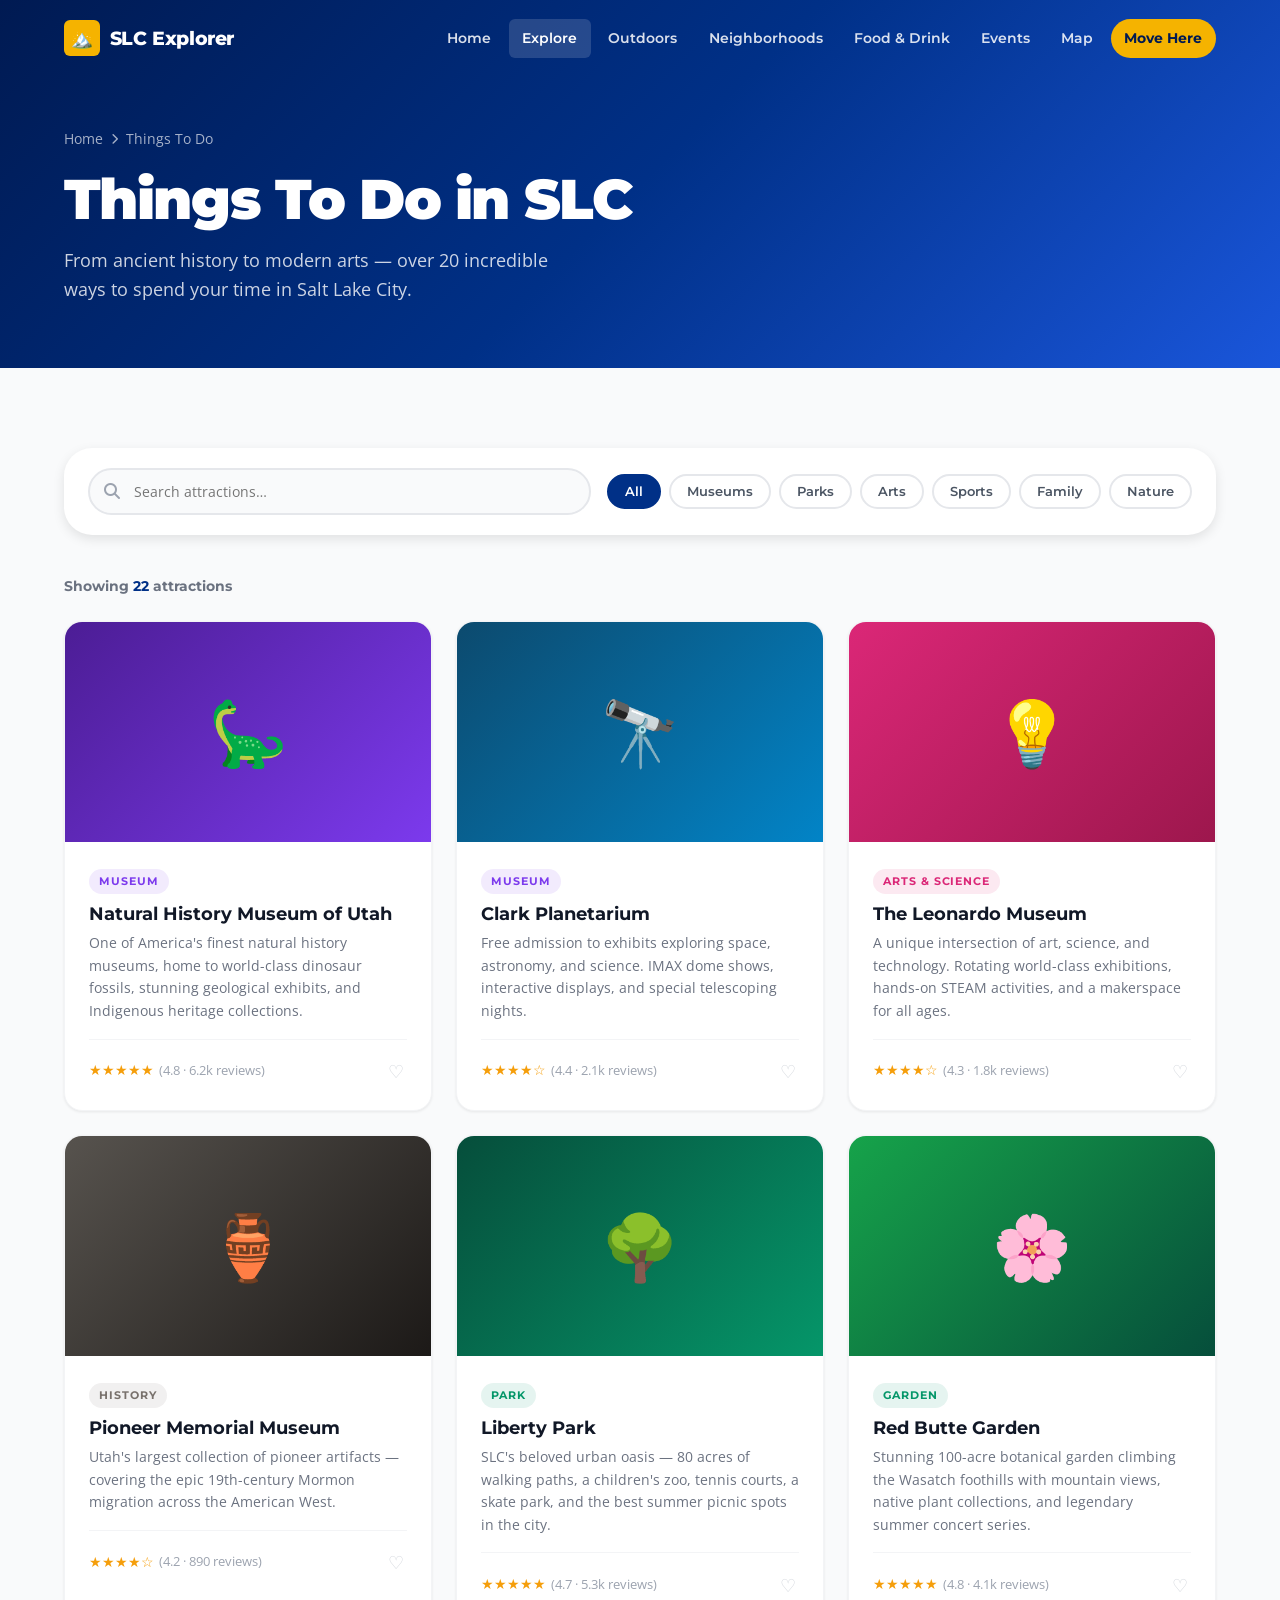
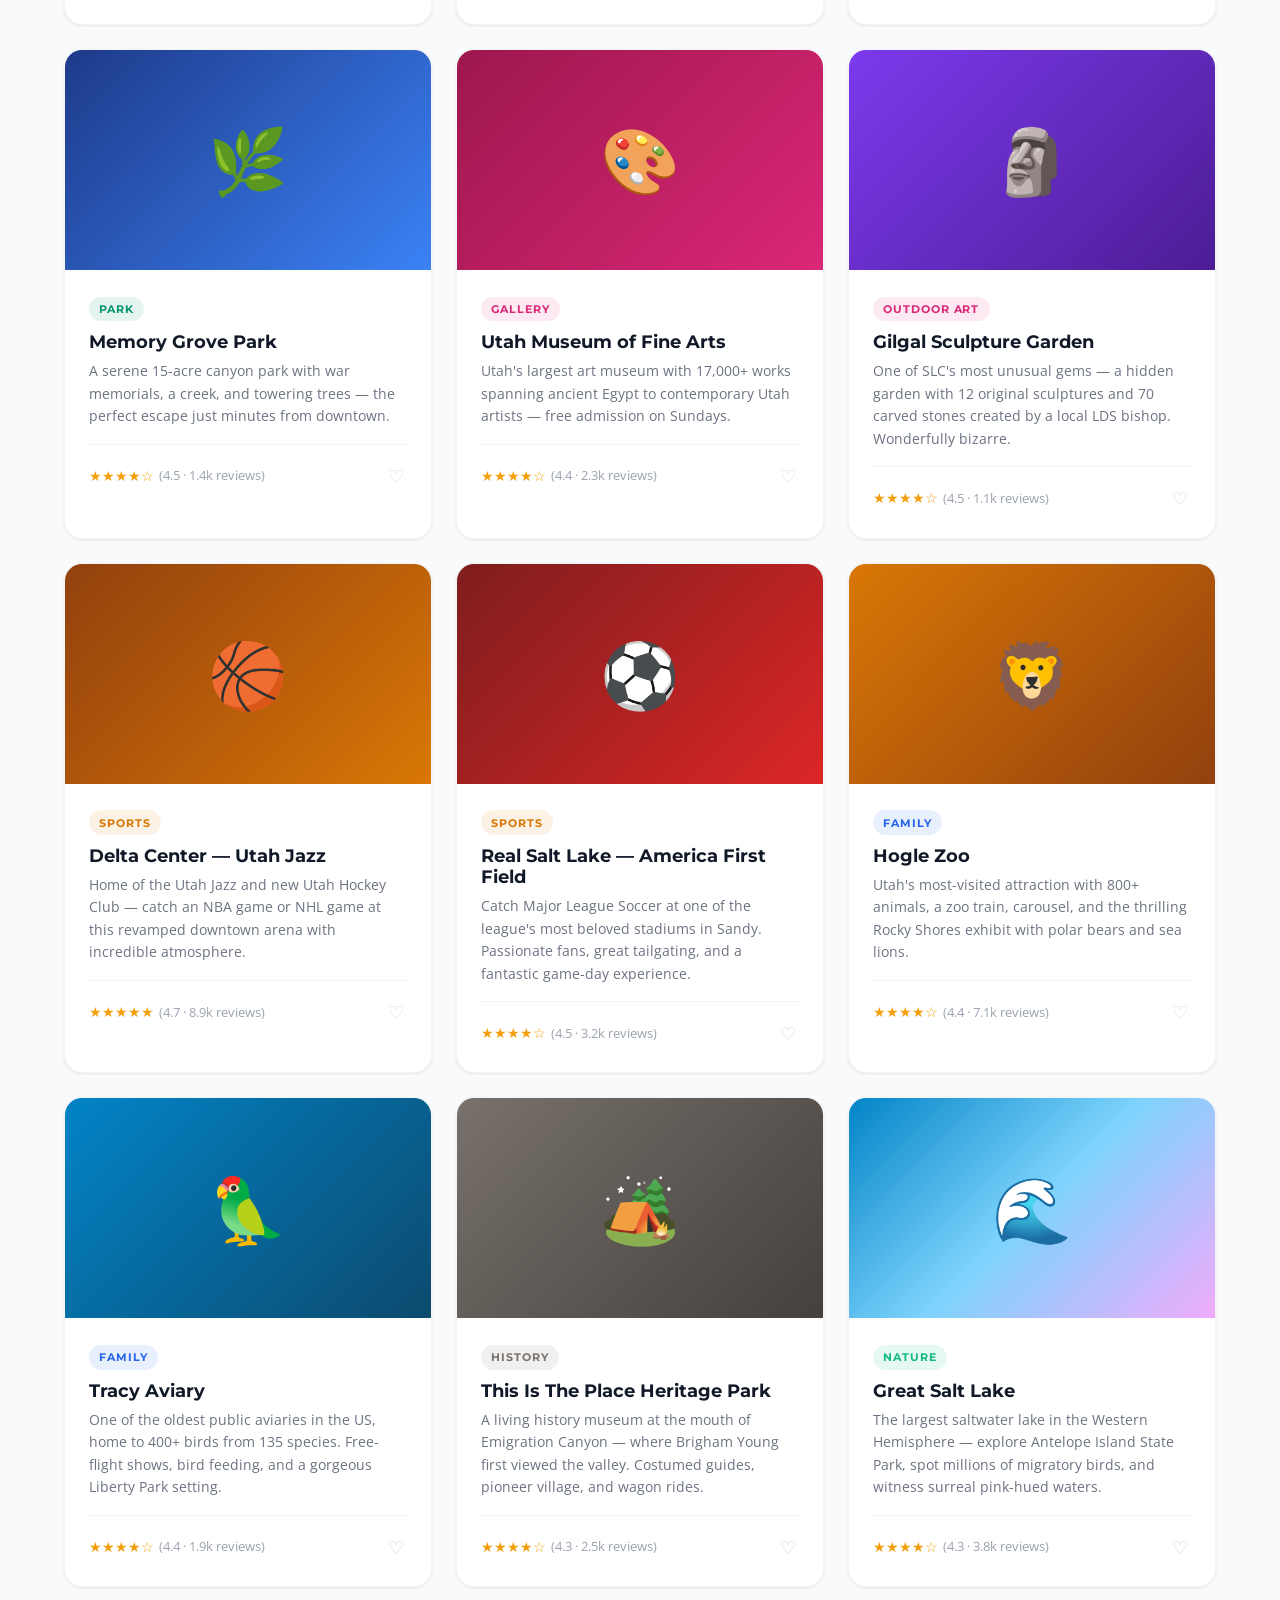
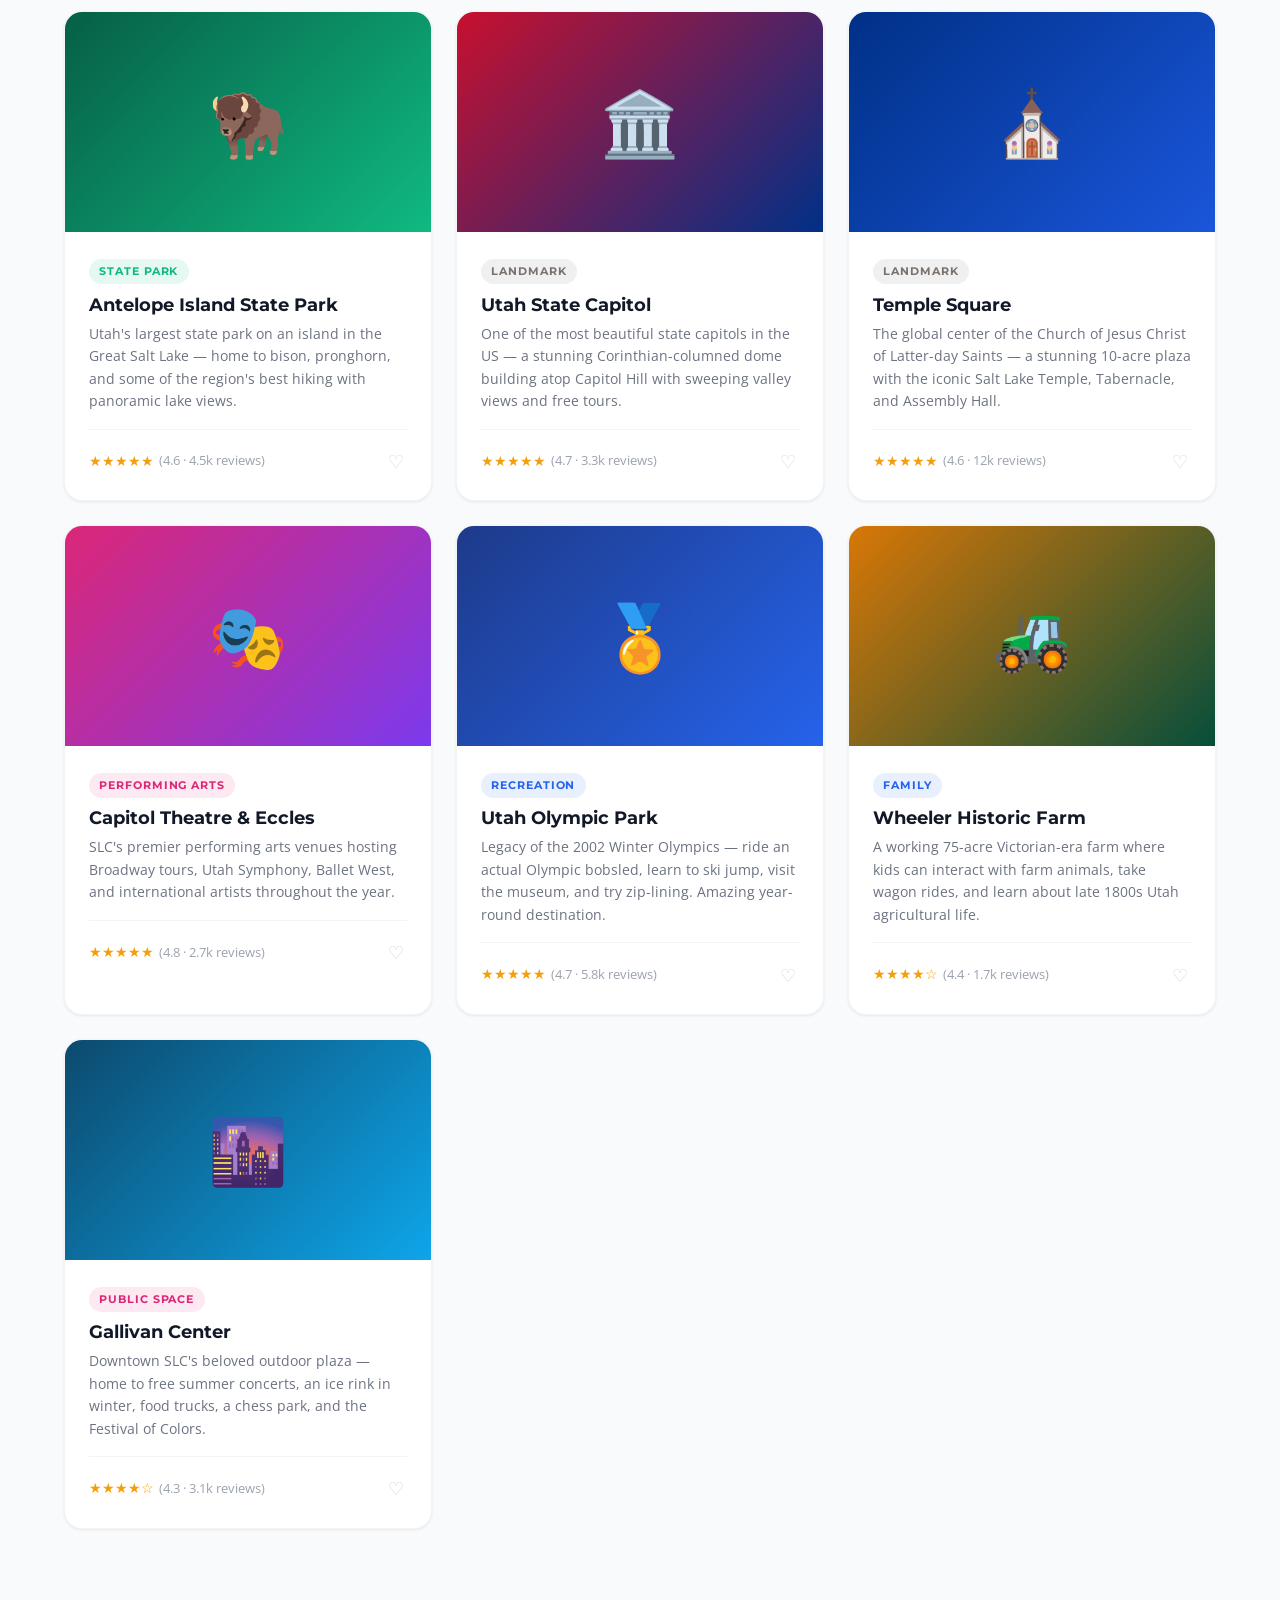
<file: explore.html>
<!DOCTYPE html>
<html lang="en">
<head>
  <meta charset="UTF-8">
  <meta name="viewport" content="width=device-width, initial-scale=1.0">
  <title>Things To Do — SLC Explorer</title>
  <link rel="preconnect" href="https://fonts.googleapis.com">
  <link href="https://fonts.googleapis.com/css2?family=Montserrat:wght@400;600;700;800;900&family=Open+Sans:wght@400;500;600&display=swap" rel="stylesheet">
  <link rel="stylesheet" href="https://cdnjs.cloudflare.com/ajax/libs/font-awesome/6.4.0/css/all.min.css">
  <link rel="stylesheet" href="style.css">
  <style>
    .fav-btn {
      background: none;
      border: none;
      font-size: 1.1rem;
      cursor: pointer;
      color: var(--gray-300);
      transition: var(--transition);
      padding: 0.2rem;
    }
    .fav-btn:hover, .fav-btn.favorited { color: var(--secondary); }
    .result-count {
      font-family: var(--font-sans);
      font-weight: 700;
      font-size: 0.85rem;
      color: var(--gray-500);
      margin-bottom: 1.5rem;
    }
    .result-count span { color: var(--primary); }
  </style>
</head>
<body>

<nav class="navbar scrolled" id="navbar">
  <div class="container">
    <a href="index.html" class="nav-logo">
      <div class="logo-icon">🏔️</div>
      SLC Explorer
    </a>
    <div class="nav-links">
      <a href="index.html">Home</a>
      <a href="explore.html" class="active">Explore</a>
      <a href="outdoors.html">Outdoors</a>
      <a href="neighborhoods.html">Neighborhoods</a>
      <a href="food.html">Food & Drink</a>
      <a href="events.html">Events</a>
      <a href="map.html">Map</a>
      <a href="plan.html" class="nav-cta">Move Here</a>
    </div>
    <button class="nav-toggle"><span></span><span></span><span></span></button>
  </div>
</nav>

<!-- PAGE HERO -->
<div class="page-hero">
  <div class="page-hero-bg" style="background: linear-gradient(135deg, #001a52 0%, #003087 50%, #1a56db 100%);"></div>
  <div class="container">
    <div class="breadcrumb"><a href="index.html">Home</a> <i class="fas fa-chevron-right" style="font-size:0.7rem;"></i> Things To Do</div>
    <h1>Things To Do in SLC</h1>
    <p>From ancient history to modern arts — over 20 incredible ways to spend your time in Salt Lake City.</p>
  </div>
</div>

<section class="section">
  <div class="container">

    <!-- Filter Bar -->
    <div class="filter-bar reveal">
      <div class="search-input-wrap">
        <span class="icon"><i class="fas fa-search"></i></span>
        <input type="text" class="search-input" placeholder="Search attractions…">
      </div>
      <div class="filter-chips">
        <button class="chip active" data-filter="all">All</button>
        <button class="chip cat-museum" data-filter="museum">Museums</button>
        <button class="chip cat-park" data-filter="park">Parks</button>
        <button class="chip cat-arts" data-filter="arts">Arts</button>
        <button class="chip cat-sports" data-filter="sports">Sports</button>
        <button class="chip cat-family" data-filter="family">Family</button>
        <button class="chip cat-nightlife" data-filter="nature">Nature</button>
      </div>
    </div>

    <p class="result-count">Showing <span id="card-count">22</span> attractions</p>

    <!-- Cards Grid -->
    <div class="cards-grid grid-auto" id="cards-container">

      <!-- Museum Cards -->
      <div class="card filterable-card reveal" data-category="museum" onclick="openModal('modal-nhmu')">
        <div class="card-img bg-museum">🦕</div>
        <div class="card-body">
          <span class="card-tag tag-museum">Museum</span>
          <h3 class="card-title">Natural History Museum of Utah</h3>
          <p class="card-desc">One of America's finest natural history museums, home to world-class dinosaur fossils, stunning geological exhibits, and Indigenous heritage collections.</p>
          <div class="card-footer">
            <div class="rating"><span class="stars">★★★★★</span><span class="count">(4.8 · 6.2k reviews)</span></div>
            <button class="fav-btn" data-fav-id="nhmu" onclick="event.stopPropagation(); toggleFavorite('nhmu', 'Natural History Museum')" title="Add to favorites">♡</button>
          </div>
        </div>
      </div>

      <div class="card filterable-card reveal" data-category="museum" onclick="openModal('modal-clark')">
        <div class="card-img" style="background: linear-gradient(135deg, #0c4a6e, #0284c7);">🔭</div>
        <div class="card-body">
          <span class="card-tag tag-museum">Museum</span>
          <h3 class="card-title">Clark Planetarium</h3>
          <p class="card-desc">Free admission to exhibits exploring space, astronomy, and science. IMAX dome shows, interactive displays, and special telescoping nights.</p>
          <div class="card-footer">
            <div class="rating"><span class="stars">★★★★☆</span><span class="count">(4.4 · 2.1k reviews)</span></div>
            <button class="fav-btn" data-fav-id="clark" onclick="event.stopPropagation(); toggleFavorite('clark', 'Clark Planetarium')" title="Add to favorites">♡</button>
          </div>
        </div>
      </div>

      <div class="card filterable-card reveal" data-category="museum arts" onclick="openModal('modal-leonardo')">
        <div class="card-img" style="background: linear-gradient(135deg, #db2777, #9d174d);">💡</div>
        <div class="card-body">
          <span class="card-tag tag-arts">Arts & Science</span>
          <h3 class="card-title">The Leonardo Museum</h3>
          <p class="card-desc">A unique intersection of art, science, and technology. Rotating world-class exhibitions, hands-on STEAM activities, and a makerspace for all ages.</p>
          <div class="card-footer">
            <div class="rating"><span class="stars">★★★★☆</span><span class="count">(4.3 · 1.8k reviews)</span></div>
            <button class="fav-btn" data-fav-id="leonardo" onclick="event.stopPropagation(); toggleFavorite('leonardo', 'The Leonardo')" title="Add to favorites">♡</button>
          </div>
        </div>
      </div>

      <div class="card filterable-card reveal" data-category="museum history" onclick="openModal('modal-pioneer')">
        <div class="card-img" style="background: linear-gradient(135deg, #57534e, #1c1917);">🏺</div>
        <div class="card-body">
          <span class="card-tag tag-history">History</span>
          <h3 class="card-title">Pioneer Memorial Museum</h3>
          <p class="card-desc">Utah's largest collection of pioneer artifacts — covering the epic 19th-century Mormon migration across the American West.</p>
          <div class="card-footer">
            <div class="rating"><span class="stars">★★★★☆</span><span class="count">(4.2 · 890 reviews)</span></div>
            <button class="fav-btn" data-fav-id="pioneer" onclick="event.stopPropagation(); toggleFavorite('pioneer', 'Pioneer Memorial Museum')" title="Add to favorites">♡</button>
          </div>
        </div>
      </div>

      <!-- Parks -->
      <div class="card filterable-card reveal" data-category="park nature" onclick="openModal('modal-liberty')">
        <div class="card-img bg-park">🌳</div>
        <div class="card-body">
          <span class="card-tag tag-park">Park</span>
          <h3 class="card-title">Liberty Park</h3>
          <p class="card-desc">SLC's beloved urban oasis — 80 acres of walking paths, a children's zoo, tennis courts, a skate park, and the best summer picnic spots in the city.</p>
          <div class="card-footer">
            <div class="rating"><span class="stars">★★★★★</span><span class="count">(4.7 · 5.3k reviews)</span></div>
            <button class="fav-btn" data-fav-id="liberty" onclick="event.stopPropagation(); toggleFavorite('liberty', 'Liberty Park')" title="Add to favorites">♡</button>
          </div>
        </div>
      </div>

      <div class="card filterable-card reveal" data-category="park nature" onclick="openModal('modal-redbutte')">
        <div class="card-img" style="background: linear-gradient(135deg, #16a34a, #064e3b);">🌸</div>
        <div class="card-body">
          <span class="card-tag tag-park">Garden</span>
          <h3 class="card-title">Red Butte Garden</h3>
          <p class="card-desc">Stunning 100-acre botanical garden climbing the Wasatch foothills with mountain views, native plant collections, and legendary summer concert series.</p>
          <div class="card-footer">
            <div class="rating"><span class="stars">★★★★★</span><span class="count">(4.8 · 4.1k reviews)</span></div>
            <button class="fav-btn" data-fav-id="redbutte" onclick="event.stopPropagation(); toggleFavorite('redbutte', 'Red Butte Garden')" title="Add to favorites">♡</button>
          </div>
        </div>
      </div>

      <div class="card filterable-card reveal" data-category="park nature" onclick="openModal('modal-memory')">
        <div class="card-img" style="background: linear-gradient(135deg, #1e3a8a, #3b82f6);">🌿</div>
        <div class="card-body">
          <span class="card-tag tag-park">Park</span>
          <h3 class="card-title">Memory Grove Park</h3>
          <p class="card-desc">A serene 15-acre canyon park with war memorials, a creek, and towering trees — the perfect escape just minutes from downtown.</p>
          <div class="card-footer">
            <div class="rating"><span class="stars">★★★★☆</span><span class="count">(4.5 · 1.4k reviews)</span></div>
            <button class="fav-btn" data-fav-id="memory" onclick="event.stopPropagation(); toggleFavorite('memory', 'Memory Grove')" title="Add to favorites">♡</button>
          </div>
        </div>
      </div>

      <!-- Arts -->
      <div class="card filterable-card reveal" data-category="arts" onclick="openModal('modal-slac')">
        <div class="card-img bg-arts">🎨</div>
        <div class="card-body">
          <span class="card-tag tag-arts">Gallery</span>
          <h3 class="card-title">Utah Museum of Fine Arts</h3>
          <p class="card-desc">Utah's largest art museum with 17,000+ works spanning ancient Egypt to contemporary Utah artists — free admission on Sundays.</p>
          <div class="card-footer">
            <div class="rating"><span class="stars">★★★★☆</span><span class="count">(4.4 · 2.3k reviews)</span></div>
            <button class="fav-btn" data-fav-id="umfa" onclick="event.stopPropagation(); toggleFavorite('umfa', 'UMFA')" title="Add to favorites">♡</button>
          </div>
        </div>
      </div>

      <div class="card filterable-card reveal" data-category="arts" onclick="openModal('modal-gilgal')">
        <div class="card-img" style="background: linear-gradient(135deg, #7c3aed, #4c1d95);">🗿</div>
        <div class="card-body">
          <span class="card-tag tag-arts">Outdoor Art</span>
          <h3 class="card-title">Gilgal Sculpture Garden</h3>
          <p class="card-desc">One of SLC's most unusual gems — a hidden garden with 12 original sculptures and 70 carved stones created by a local LDS bishop. Wonderfully bizarre.</p>
          <div class="card-footer">
            <div class="rating"><span class="stars">★★★★☆</span><span class="count">(4.5 · 1.1k reviews)</span></div>
            <button class="fav-btn" data-fav-id="gilgal" onclick="event.stopPropagation(); toggleFavorite('gilgal', 'Gilgal Sculpture Garden')" title="Add to favorites">♡</button>
          </div>
        </div>
      </div>

      <!-- Sports / Entertainment -->
      <div class="card filterable-card reveal" data-category="sports" onclick="openModal('modal-delta')">
        <div class="card-img bg-sports">🏀</div>
        <div class="card-body">
          <span class="card-tag tag-sports">Sports</span>
          <h3 class="card-title">Delta Center — Utah Jazz</h3>
          <p class="card-desc">Home of the Utah Jazz and new Utah Hockey Club — catch an NBA game or NHL game at this revamped downtown arena with incredible atmosphere.</p>
          <div class="card-footer">
            <div class="rating"><span class="stars">★★★★★</span><span class="count">(4.7 · 8.9k reviews)</span></div>
            <button class="fav-btn" data-fav-id="delta" onclick="event.stopPropagation(); toggleFavorite('delta', 'Delta Center')" title="Add to favorites">♡</button>
          </div>
        </div>
      </div>

      <div class="card filterable-card reveal" data-category="sports" onclick="openModal('modal-rsl')">
        <div class="card-img" style="background: linear-gradient(135deg, #7f1d1d, #dc2626);">⚽</div>
        <div class="card-body">
          <span class="card-tag tag-sports">Sports</span>
          <h3 class="card-title">Real Salt Lake — America First Field</h3>
          <p class="card-desc">Catch Major League Soccer at one of the league's most beloved stadiums in Sandy. Passionate fans, great tailgating, and a fantastic game-day experience.</p>
          <div class="card-footer">
            <div class="rating"><span class="stars">★★★★☆</span><span class="count">(4.5 · 3.2k reviews)</span></div>
            <button class="fav-btn" data-fav-id="rsl" onclick="event.stopPropagation(); toggleFavorite('rsl', 'Real Salt Lake')" title="Add to favorites">♡</button>
          </div>
        </div>
      </div>

      <!-- Family -->
      <div class="card filterable-card reveal" data-category="family" onclick="openModal('modal-hogle')">
        <div class="card-img" style="background: linear-gradient(135deg, #d97706, #92400e);">🦁</div>
        <div class="card-body">
          <span class="card-tag tag-family">Family</span>
          <h3 class="card-title">Hogle Zoo</h3>
          <p class="card-desc">Utah's most-visited attraction with 800+ animals, a zoo train, carousel, and the thrilling Rocky Shores exhibit with polar bears and sea lions.</p>
          <div class="card-footer">
            <div class="rating"><span class="stars">★★★★☆</span><span class="count">(4.4 · 7.1k reviews)</span></div>
            <button class="fav-btn" data-fav-id="hogle" onclick="event.stopPropagation(); toggleFavorite('hogle', 'Hogle Zoo')" title="Add to favorites">♡</button>
          </div>
        </div>
      </div>

      <div class="card filterable-card reveal" data-category="family" onclick="openModal('modal-tracy')">
        <div class="card-img" style="background: linear-gradient(135deg, #0284c7, #0c4a6e);">🦜</div>
        <div class="card-body">
          <span class="card-tag tag-family">Family</span>
          <h3 class="card-title">Tracy Aviary</h3>
          <p class="card-desc">One of the oldest public aviaries in the US, home to 400+ birds from 135 species. Free-flight shows, bird feeding, and a gorgeous Liberty Park setting.</p>
          <div class="card-footer">
            <div class="rating"><span class="stars">★★★★☆</span><span class="count">(4.4 · 1.9k reviews)</span></div>
            <button class="fav-btn" data-fav-id="tracy" onclick="event.stopPropagation(); toggleFavorite('tracy', 'Tracy Aviary')" title="Add to favorites">♡</button>
          </div>
        </div>
      </div>

      <div class="card filterable-card reveal" data-category="family history" onclick="openModal('modal-thisplace')">
        <div class="card-img" style="background: linear-gradient(135deg, #78716c, #44403c);">🏕️</div>
        <div class="card-body">
          <span class="card-tag tag-history">History</span>
          <h3 class="card-title">This Is The Place Heritage Park</h3>
          <p class="card-desc">A living history museum at the mouth of Emigration Canyon — where Brigham Young first viewed the valley. Costumed guides, pioneer village, and wagon rides.</p>
          <div class="card-footer">
            <div class="rating"><span class="stars">★★★★☆</span><span class="count">(4.3 · 2.5k reviews)</span></div>
            <button class="fav-btn" data-fav-id="thisplace" onclick="event.stopPropagation(); toggleFavorite('thisplace', 'This Is The Place')" title="Add to favorites">♡</button>
          </div>
        </div>
      </div>

      <!-- Nature -->
      <div class="card filterable-card reveal" data-category="nature" onclick="openModal('modal-gsl')">
        <div class="card-img" style="background: linear-gradient(135deg, #0284c7, #7dd3fc, #f0abfc);">🌊</div>
        <div class="card-body">
          <span class="card-tag tag-nature">Nature</span>
          <h3 class="card-title">Great Salt Lake</h3>
          <p class="card-desc">The largest saltwater lake in the Western Hemisphere — explore Antelope Island State Park, spot millions of migratory birds, and witness surreal pink-hued waters.</p>
          <div class="card-footer">
            <div class="rating"><span class="stars">★★★★☆</span><span class="count">(4.3 · 3.8k reviews)</span></div>
            <button class="fav-btn" data-fav-id="gsl" onclick="event.stopPropagation(); toggleFavorite('gsl', 'Great Salt Lake')" title="Add to favorites">♡</button>
          </div>
        </div>
      </div>

      <div class="card filterable-card reveal" data-category="nature" onclick="openModal('modal-antelope')">
        <div class="card-img" style="background: linear-gradient(135deg, #065f46, #10b981);">🦬</div>
        <div class="card-body">
          <span class="card-tag tag-nature">State Park</span>
          <h3 class="card-title">Antelope Island State Park</h3>
          <p class="card-desc">Utah's largest state park on an island in the Great Salt Lake — home to bison, pronghorn, and some of the region's best hiking with panoramic lake views.</p>
          <div class="card-footer">
            <div class="rating"><span class="stars">★★★★★</span><span class="count">(4.6 · 4.5k reviews)</span></div>
            <button class="fav-btn" data-fav-id="antelope" onclick="event.stopPropagation(); toggleFavorite('antelope', 'Antelope Island')" title="Add to favorites">♡</button>
          </div>
        </div>
      </div>

      <!-- Landmark -->
      <div class="card filterable-card reveal" data-category="history arts" onclick="openModal('modal-capitol')">
        <div class="card-img" style="background: linear-gradient(135deg, #c8102e, #003087);">🏛️</div>
        <div class="card-body">
          <span class="card-tag tag-history">Landmark</span>
          <h3 class="card-title">Utah State Capitol</h3>
          <p class="card-desc">One of the most beautiful state capitols in the US — a stunning Corinthian-columned dome building atop Capitol Hill with sweeping valley views and free tours.</p>
          <div class="card-footer">
            <div class="rating"><span class="stars">★★★★★</span><span class="count">(4.7 · 3.3k reviews)</span></div>
            <button class="fav-btn" data-fav-id="capitol" onclick="event.stopPropagation(); toggleFavorite('capitol', 'Utah State Capitol')" title="Add to favorites">♡</button>
          </div>
        </div>
      </div>

      <div class="card filterable-card reveal" data-category="history" onclick="openModal('modal-temple')">
        <div class="card-img" style="background: linear-gradient(135deg, #003087, #1a56db);">⛪</div>
        <div class="card-body">
          <span class="card-tag tag-history">Landmark</span>
          <h3 class="card-title">Temple Square</h3>
          <p class="card-desc">The global center of the Church of Jesus Christ of Latter-day Saints — a stunning 10-acre plaza with the iconic Salt Lake Temple, Tabernacle, and Assembly Hall.</p>
          <div class="card-footer">
            <div class="rating"><span class="stars">★★★★★</span><span class="count">(4.6 · 12k reviews)</span></div>
            <button class="fav-btn" data-fav-id="temple" onclick="event.stopPropagation(); toggleFavorite('temple', 'Temple Square')" title="Add to favorites">♡</button>
          </div>
        </div>
      </div>

      <div class="card filterable-card reveal" data-category="arts nightlife" onclick="openModal('modal-eccles')">
        <div class="card-img" style="background: linear-gradient(135deg, #db2777, #7c3aed);">🎭</div>
        <div class="card-body">
          <span class="card-tag tag-arts">Performing Arts</span>
          <h3 class="card-title">Capitol Theatre & Eccles</h3>
          <p class="card-desc">SLC's premier performing arts venues hosting Broadway tours, Utah Symphony, Ballet West, and international artists throughout the year.</p>
          <div class="card-footer">
            <div class="rating"><span class="stars">★★★★★</span><span class="count">(4.8 · 2.7k reviews)</span></div>
            <button class="fav-btn" data-fav-id="eccles" onclick="event.stopPropagation(); toggleFavorite('eccles', 'Capitol Theatre')" title="Add to favorites">♡</button>
          </div>
        </div>
      </div>

      <div class="card filterable-card reveal" data-category="family" onclick="openModal('modal-olympic')">
        <div class="card-img" style="background: linear-gradient(135deg, #1e3a8a, #2563eb);">🏅</div>
        <div class="card-body">
          <span class="card-tag tag-family">Recreation</span>
          <h3 class="card-title">Utah Olympic Park</h3>
          <p class="card-desc">Legacy of the 2002 Winter Olympics — ride an actual Olympic bobsled, learn to ski jump, visit the museum, and try zip-lining. Amazing year-round destination.</p>
          <div class="card-footer">
            <div class="rating"><span class="stars">★★★★★</span><span class="count">(4.7 · 5.8k reviews)</span></div>
            <button class="fav-btn" data-fav-id="olympic" onclick="event.stopPropagation(); toggleFavorite('olympic', 'Utah Olympic Park')" title="Add to favorites">♡</button>
          </div>
        </div>
      </div>

      <div class="card filterable-card reveal" data-category="family" onclick="openModal('modal-wheeler')">
        <div class="card-img" style="background: linear-gradient(135deg, #d97706, #064e3b);">🚜</div>
        <div class="card-body">
          <span class="card-tag tag-family">Family</span>
          <h3 class="card-title">Wheeler Historic Farm</h3>
          <p class="card-desc">A working 75-acre Victorian-era farm where kids can interact with farm animals, take wagon rides, and learn about late 1800s Utah agricultural life.</p>
          <div class="card-footer">
            <div class="rating"><span class="stars">★★★★☆</span><span class="count">(4.4 · 1.7k reviews)</span></div>
            <button class="fav-btn" data-fav-id="wheeler" onclick="event.stopPropagation(); toggleFavorite('wheeler', 'Wheeler Farm')" title="Add to favorites">♡</button>
          </div>
        </div>
      </div>

      <div class="card filterable-card reveal" data-category="arts nightlife" onclick="openModal('modal-gallivan')">
        <div class="card-img" style="background: linear-gradient(135deg, #0c4a6e, #0ea5e9);">🌆</div>
        <div class="card-body">
          <span class="card-tag tag-arts">Public Space</span>
          <h3 class="card-title">Gallivan Center</h3>
          <p class="card-desc">Downtown SLC's beloved outdoor plaza — home to free summer concerts, an ice rink in winter, food trucks, a chess park, and the Festival of Colors.</p>
          <div class="card-footer">
            <div class="rating"><span class="stars">★★★★☆</span><span class="count">(4.3 · 3.1k reviews)</span></div>
            <button class="fav-btn" data-fav-id="gallivan" onclick="event.stopPropagation(); toggleFavorite('gallivan', 'Gallivan Center')" title="Add to favorites">♡</button>
          </div>
        </div>
      </div>

    </div>

    <div class="no-results-msg no-results" style="display:none;">
      <div class="icon">🔍</div>
      <h3>No attractions found</h3>
      <p>Try a different search term or filter.</p>
    </div>

  </div>
</section>

<!-- MODALS -->
<div class="modal-overlay" id="modal-nhmu">
  <div class="modal">
    <div class="modal-header">
      <h3>Natural History Museum of Utah</h3>
      <button class="modal-close" onclick="closeModal()"><i class="fas fa-times"></i></button>
    </div>
    <div class="modal-hero bg-museum">🦕</div>
    <div class="modal-body">
      <div class="rating mb-2"><span class="stars">★★★★★</span><span class="count" style="font-size:0.9rem; margin-left:0.4rem;">4.8 · 6,200+ reviews</span></div>
      <p>The Natural History Museum of Utah is one of North America's finest natural history museums. Located in the stunning Rio Tinto Center — an award-winning building that rises from the foothills like the rocky landscape it celebrates — the museum features world-class dinosaur fossil collections, including some of Utah's own species discovered in the Morrison Formation.</p>
      <p>Beyond dinosaurs, explore Utah's deep geological history, ancient Indigenous cultures spanning 12,000 years, and the remarkable Great Salt Lake ecosystem.</p>
      <div class="modal-info-grid">
        <div class="info-item"><div class="info-label">Address</div><div class="info-value">301 Wakara Way, Salt Lake City</div></div>
        <div class="info-item"><div class="info-label">Hours</div><div class="info-value">Daily 9:30am – 5:30pm</div></div>
        <div class="info-item"><div class="info-label">Admission</div><div class="info-value">Adults $21 · Kids $14</div></div>
        <div class="info-item"><div class="info-label">Time Needed</div><div class="info-value">2–4 hours</div></div>
      </div>
      <a href="#" class="btn btn-solid" style="width: 100%; justify-content: center;">Visit Website <i class="fas fa-external-link-alt"></i></a>
    </div>
  </div>
</div>

<div class="modal-overlay" id="modal-liberty">
  <div class="modal">
    <div class="modal-header"><h3>Liberty Park</h3><button class="modal-close" onclick="closeModal()"><i class="fas fa-times"></i></button></div>
    <div class="modal-hero bg-park">🌳</div>
    <div class="modal-body">
      <div class="rating mb-2"><span class="stars">★★★★★</span><span class="count" style="font-size:0.9rem; margin-left:0.4rem;">4.7 · 5,300+ reviews</span></div>
      <p>Liberty Park is Salt Lake City's crown jewel urban park — 80 acres of lush green space in the heart of the city. With a 6-acre pond, a children's amusement area, tennis courts, a skate park, and an outdoor swimming pool, it's the city's ultimate gathering place.</p>
      <p>On weekends it buzzes with activity: families picnicking, musicians jamming, cyclists circling the perimeter path, and residents of every background enjoying this democratic outdoor space.</p>
      <div class="modal-info-grid">
        <div class="info-item"><div class="info-label">Address</div><div class="info-value">600 E 900 S, Salt Lake City</div></div>
        <div class="info-item"><div class="info-label">Hours</div><div class="info-value">Open Daily 6am – 10pm</div></div>
        <div class="info-item"><div class="info-label">Admission</div><div class="info-value">Free</div></div>
        <div class="info-item"><div class="info-label">Best For</div><div class="info-value">Families, picnics, sports</div></div>
      </div>
    </div>
  </div>
</div>

<div class="modal-overlay" id="modal-temple">
  <div class="modal">
    <div class="modal-header"><h3>Temple Square</h3><button class="modal-close" onclick="closeModal()"><i class="fas fa-times"></i></button></div>
    <div class="modal-hero" style="background: linear-gradient(135deg, #003087, #1a56db);">⛪</div>
    <div class="modal-body">
      <div class="rating mb-2"><span class="stars">★★★★★</span><span class="count" style="font-size:0.9rem; margin-left:0.4rem;">4.6 · 12,000+ reviews</span></div>
      <p>Temple Square is the centerpiece of downtown Salt Lake City and the global headquarters of The Church of Jesus Christ of Latter-day Saints. The iconic Salt Lake Temple — 40 years in the making and completed in 1893 — dominates the skyline with its six granite spires reaching 210 feet into the sky.</p>
      <p>The square also contains the historic Tabernacle (home to the famous Mormon Tabernacle Choir), Assembly Hall, the Family History Library, and beautifully manicured gardens. The Christmas lights display is world-famous, drawing hundreds of thousands of visitors each December.</p>
      <div class="modal-info-grid">
        <div class="info-item"><div class="info-label">Address</div><div class="info-value">50 N Temple, Salt Lake City</div></div>
        <div class="info-item"><div class="info-label">Hours</div><div class="info-value">Daily 9am – 10pm (grounds)</div></div>
        <div class="info-item"><div class="info-label">Admission</div><div class="info-value">Free</div></div>
        <div class="info-item"><div class="info-label">Don't Miss</div><div class="info-value">Tabernacle Choir rehearsals</div></div>
      </div>
    </div>
  </div>
</div>

<div class="modal-overlay" id="modal-clark"><div class="modal"><div class="modal-header"><h3>Clark Planetarium</h3><button class="modal-close" onclick="closeModal()"><i class="fas fa-times"></i></button></div><div class="modal-hero" style="background: linear-gradient(135deg, #0c4a6e, #0284c7);">🔭</div><div class="modal-body"><div class="rating mb-2"><span class="stars">★★★★☆</span><span class="count" style="font-size:0.9rem; margin-left:0.4rem;">4.4 · 2,100+ reviews</span></div><p>Downtown SLC's free science destination — explore the universe through interactive exhibits, then catch an IMAX dome show for an immersive space journey.</p><div class="modal-info-grid"><div class="info-item"><div class="info-label">Address</div><div class="info-value">110 S 400 W, Salt Lake City</div></div><div class="info-item"><div class="info-label">Hours</div><div class="info-value">Mon–Thu 10:30am–8pm</div></div><div class="info-item"><div class="info-label">Admission</div><div class="info-value">Exhibits free · IMAX from $9</div></div><div class="info-item"><div class="info-label">Best For</div><div class="info-value">Families, science lovers</div></div></div></div></div></div>

<div class="modal-overlay" id="modal-delta"><div class="modal"><div class="modal-header"><h3>Delta Center</h3><button class="modal-close" onclick="closeModal()"><i class="fas fa-times"></i></button></div><div class="modal-hero bg-sports">🏀</div><div class="modal-body"><div class="rating mb-2"><span class="stars">★★★★★</span><span class="count" style="font-size:0.9rem; margin-left:0.4rem;">4.7 · 8,900+ reviews</span></div><p>Home to the Utah Jazz (NBA) and Utah Hockey Club (NHL) — the newly renovated Delta Center offers world-class sports entertainment in the heart of downtown. The Jazz have one of basketball's most passionate fanbases.</p><div class="modal-info-grid"><div class="info-item"><div class="info-label">Address</div><div class="info-value">301 S Temple, Salt Lake City</div></div><div class="info-item"><div class="info-label">Capacity</div><div class="info-value">18,306 seats</div></div><div class="info-item"><div class="info-label">Teams</div><div class="info-value">Utah Jazz · Utah Hockey Club</div></div><div class="info-item"><div class="info-label">Parking</div><div class="info-value">Adjacent garages + TRAX</div></div></div></div></div></div>

<div class="modal-overlay" id="modal-antelope"><div class="modal"><div class="modal-header"><h3>Antelope Island State Park</h3><button class="modal-close" onclick="closeModal()"><i class="fas fa-times"></i></button></div><div class="modal-hero" style="background: linear-gradient(135deg, #065f46, #10b981);">🦬</div><div class="modal-body"><div class="rating mb-2"><span class="stars">★★★★★</span><span class="count" style="font-size:0.9rem; margin-left:0.4rem;">4.6 · 4,500+ reviews</span></div><p>Utah's largest state park sits on a 28,000-acre island in the Great Salt Lake, accessible via a 7.2-mile causeway. Home to 700+ free-roaming bison, pronghorn antelope, coyotes, and millions of migratory shorebirds.</p><div class="modal-info-grid"><div class="info-item"><div class="info-label">Distance</div><div class="info-value">41 miles from SLC</div></div><div class="info-item"><div class="info-label">Hours</div><div class="info-value">Daily 6am – 10pm</div></div><div class="info-item"><div class="info-label">Day Use Fee</div><div class="info-value">$15/vehicle</div></div><div class="info-item"><div class="info-label">Best For</div><div class="info-value">Hiking, wildlife, photography</div></div></div></div></div></div>

<div class="modal-overlay" id="modal-capitol"><div class="modal"><div class="modal-header"><h3>Utah State Capitol</h3><button class="modal-close" onclick="closeModal()"><i class="fas fa-times"></i></button></div><div class="modal-hero" style="background: linear-gradient(135deg, #c8102e, #003087);">🏛️</div><div class="modal-body"><div class="rating mb-2"><span class="stars">★★★★★</span><span class="count" style="font-size:0.9rem; margin-left:0.4rem;">4.7 · 3,300+ reviews</span></div><p>Completed in 1916 and recently renovated, the Utah State Capitol is one of America's most beautiful state capitol buildings. Free guided tours daily. The hilltop location offers sweeping views of the entire Salt Lake Valley and Wasatch Mountains.</p><div class="modal-info-grid"><div class="info-item"><div class="info-label">Address</div><div class="info-value">350 State St, Salt Lake City</div></div><div class="info-item"><div class="info-label">Tours</div><div class="info-value">Free hourly, M–F</div></div><div class="info-item"><div class="info-label">Admission</div><div class="info-value">Free</div></div><div class="info-item"><div class="info-label">Don't Miss</div><div class="info-value">Valley views from the dome</div></div></div></div></div></div>

<div class="modal-overlay" id="modal-leonardo"><div class="modal"><div class="modal-header"><h3>The Leonardo Museum</h3><button class="modal-close" onclick="closeModal()"><i class="fas fa-times"></i></button></div><div class="modal-hero" style="background: linear-gradient(135deg, #db2777, #9d174d);">💡</div><div class="modal-body"><p>Where art, science, and technology converge. Home to world-class rotating exhibitions, a makerspace, STEAM workshops, and interactive learning experiences for all ages.</p><div class="modal-info-grid"><div class="info-item"><div class="info-label">Address</div><div class="info-value">209 E 500 S, Salt Lake City</div></div><div class="info-item"><div class="info-label">Hours</div><div class="info-value">Wed–Sun 10am–5pm</div></div><div class="info-item"><div class="info-label">Admission</div><div class="info-value">Adults $15 · Youth $11</div></div><div class="info-item"><div class="info-label">Best For</div><div class="info-value">Families, curious minds</div></div></div></div></div></div>

<div class="modal-overlay" id="modal-pioneer"><div class="modal"><div class="modal-header"><h3>Pioneer Memorial Museum</h3><button class="modal-close" onclick="closeModal()"><i class="fas fa-times"></i></button></div><div class="modal-hero" style="background: linear-gradient(135deg, #57534e, #1c1917);">🏺</div><div class="modal-body"><p>Utah's largest collection of pioneer artifacts, covering the remarkable 1847 westward migration and early settlement of the Salt Lake Valley. 38 rooms of artifacts, furniture, tools, and photographs.</p><div class="modal-info-grid"><div class="info-item"><div class="info-label">Address</div><div class="info-value">300 N Main St, Salt Lake City</div></div><div class="info-item"><div class="info-label">Hours</div><div class="info-value">Mon–Sat 9am–5pm</div></div><div class="info-item"><div class="info-label">Admission</div><div class="info-value">Free</div></div><div class="info-item"><div class="info-label">Time Needed</div><div class="info-value">1–2 hours</div></div></div></div></div></div>

<div class="modal-overlay" id="modal-redbutte"><div class="modal"><div class="modal-header"><h3>Red Butte Garden</h3><button class="modal-close" onclick="closeModal()"><i class="fas fa-times"></i></button></div><div class="modal-hero" style="background: linear-gradient(135deg, #16a34a, #064e3b);">🌸</div><div class="modal-body"><p>100 acres of stunning botanical gardens on the University of Utah's upper campus, featuring four miles of nature trails, stunning mountain views, and a legendary summer outdoor concert series.</p><div class="modal-info-grid"><div class="info-item"><div class="info-label">Address</div><div class="info-value">300 Wakara Way, Salt Lake City</div></div><div class="info-item"><div class="info-label">Hours</div><div class="info-value">Daily 9am–8pm (summer)</div></div><div class="info-item"><div class="info-label">Admission</div><div class="info-value">Adults $12 · Kids $6</div></div><div class="info-item"><div class="info-label">Don't Miss</div><div class="info-value">Summer concert series</div></div></div></div></div></div>

<div class="modal-overlay" id="modal-memory"><div class="modal"><div class="modal-header"><h3>Memory Grove Park</h3><button class="modal-close" onclick="closeModal()"><i class="fas fa-times"></i></button></div><div class="modal-hero" style="background: linear-gradient(135deg, #1e3a8a, #3b82f6);">🌿</div><div class="modal-body"><p>A serene canyon park just minutes from downtown, featuring war memorials, City Creek running through the middle, and towering cottonwood trees. Perfect for a peaceful afternoon stroll or run.</p><div class="modal-info-grid"><div class="info-item"><div class="info-label">Address</div><div class="info-value">300 N Canyon Rd, SLC</div></div><div class="info-item"><div class="info-label">Hours</div><div class="info-value">Always Open</div></div><div class="info-item"><div class="info-label">Admission</div><div class="info-value">Free</div></div><div class="info-item"><div class="info-label">Best For</div><div class="info-value">Walking, jogging, picnics</div></div></div></div></div></div>

<div class="modal-overlay" id="modal-slac"><div class="modal"><div class="modal-header"><h3>Utah Museum of Fine Arts</h3><button class="modal-close" onclick="closeModal()"><i class="fas fa-times"></i></button></div><div class="modal-hero bg-arts">🎨</div><div class="modal-body"><p>Utah's largest art museum with over 17,000 works spanning 5,000 years — from ancient Egyptian art to contemporary Utah paintings. Free admission every Sunday.</p><div class="modal-info-grid"><div class="info-item"><div class="info-label">Address</div><div class="info-value">410 Campus Center Dr, U of U</div></div><div class="info-item"><div class="info-label">Hours</div><div class="info-value">Tue–Sun 10am–5pm</div></div><div class="info-item"><div class="info-label">Admission</div><div class="info-value">$9 · Free Sundays</div></div><div class="info-item"><div class="info-label">Highlights</div><div class="info-value">Utah artists, ancient Egypt</div></div></div></div></div></div>

<div class="modal-overlay" id="modal-gilgal"><div class="modal"><div class="modal-header"><h3>Gilgal Sculpture Garden</h3><button class="modal-close" onclick="closeModal()"><i class="fas fa-times"></i></button></div><div class="modal-hero" style="background: linear-gradient(135deg, #7c3aed, #4c1d95);">🗿</div><div class="modal-body"><p>One of SLC's most wonderfully bizarre hidden gems — a small private garden featuring 12 original sculptures and 70 carved stones created between 1945–1963 by a local mason. Surreal, cryptic, and utterly unique.</p><div class="modal-info-grid"><div class="info-item"><div class="info-label">Address</div><div class="info-value">749 E 500 S, Salt Lake City</div></div><div class="info-item"><div class="info-label">Hours</div><div class="info-value">Daily 8am – dusk</div></div><div class="info-item"><div class="info-label">Admission</div><div class="info-value">Free</div></div><div class="info-item"><div class="info-label">Best For</div><div class="info-value">Art lovers, curious visitors</div></div></div></div></div></div>

<div class="modal-overlay" id="modal-rsl"><div class="modal"><div class="modal-header"><h3>Real Salt Lake</h3><button class="modal-close" onclick="closeModal()"><i class="fas fa-times"></i></button></div><div class="modal-hero" style="background: linear-gradient(135deg, #7f1d1d, #dc2626);">⚽</div><div class="modal-body"><p>Real Salt Lake competes in Major League Soccer at America First Field in Sandy, Utah — one of the most intimate and atmospheric soccer stadiums in the league. Known for passionate fans and great tailgating culture.</p><div class="modal-info-grid"><div class="info-item"><div class="info-label">Address</div><div class="info-value">9256 State St, Sandy, UT</div></div><div class="info-item"><div class="info-label">Season</div><div class="info-value">March – November</div></div><div class="info-item"><div class="info-label">Tickets</div><div class="info-value">From $25</div></div><div class="info-item"><div class="info-label">Transit</div><div class="info-value">Sandy Civic Center TRAX</div></div></div></div></div></div>

<div class="modal-overlay" id="modal-hogle"><div class="modal"><div class="modal-header"><h3>Hogle Zoo</h3><button class="modal-close" onclick="closeModal()"><i class="fas fa-times"></i></button></div><div class="modal-hero" style="background: linear-gradient(135deg, #d97706, #92400e);">🦁</div><div class="modal-body"><p>Utah's most-visited attraction — Hogle Zoo is home to 800+ animals across 42 acres at the mouth of Emigration Canyon. The Rocky Shores exhibit with polar bears and sea lions is a highlight.</p><div class="modal-info-grid"><div class="info-item"><div class="info-label">Address</div><div class="info-value">2600 E Sunnyside Ave, SLC</div></div><div class="info-item"><div class="info-label">Hours</div><div class="info-value">Daily 9am–5pm</div></div><div class="info-item"><div class="info-label">Admission</div><div class="info-value">Adults $20 · Kids $15</div></div><div class="info-item"><div class="info-label">Don't Miss</div><div class="info-value">Zoo train · Rocky Shores</div></div></div></div></div></div>

<div class="modal-overlay" id="modal-tracy"><div class="modal"><div class="modal-header"><h3>Tracy Aviary</h3><button class="modal-close" onclick="closeModal()"><i class="fas fa-times"></i></button></div><div class="modal-hero" style="background: linear-gradient(135deg, #0284c7, #0c4a6e);">🦜</div><div class="modal-body"><p>One of the oldest public aviaries in the US, home to 400+ birds from 135 species set in beautiful Liberty Park. Free-flight demonstrations, bird-feeding experiences, and special keeper talks.</p><div class="modal-info-grid"><div class="info-item"><div class="info-label">Address</div><div class="info-value">589 E 1300 S, Salt Lake City</div></div><div class="info-item"><div class="info-label">Hours</div><div class="info-value">Daily 9am–5pm</div></div><div class="info-item"><div class="info-label">Admission</div><div class="info-value">Adults $12 · Kids $8</div></div><div class="info-item"><div class="info-label">Best For</div><div class="info-value">Bird enthusiasts, families</div></div></div></div></div></div>

<div class="modal-overlay" id="modal-thisplace"><div class="modal"><div class="modal-header"><h3>This Is The Place Heritage Park</h3><button class="modal-close" onclick="closeModal()"><i class="fas fa-times"></i></button></div><div class="modal-hero" style="background: linear-gradient(135deg, #78716c, #44403c);">🏕️</div><div class="modal-body"><p>A 450-acre living history museum at the very spot where Brigham Young declared "This is the right place" in 1847. Experience pioneer village life with costumed guides, wagon rides, train tours, and seasonal events.</p><div class="modal-info-grid"><div class="info-item"><div class="info-label">Address</div><div class="info-value">2601 E Sunnyside Ave, SLC</div></div><div class="info-item"><div class="info-label">Hours</div><div class="info-value">Daily 9am–5pm (summer)</div></div><div class="info-item"><div class="info-label">Admission</div><div class="info-value">Adults $15 · Kids $10</div></div><div class="info-item"><div class="info-label">Best Season</div><div class="info-value">Summer for full programming</div></div></div></div></div></div>

<div class="modal-overlay" id="modal-gsl"><div class="modal"><div class="modal-header"><h3>Great Salt Lake</h3><button class="modal-close" onclick="closeModal()"><i class="fas fa-times"></i></button></div><div class="modal-hero" style="background: linear-gradient(135deg, #0284c7, #7dd3fc, #f0abfc);">🌊</div><div class="modal-body"><p>The Great Salt Lake is the largest saltwater lake in the Western Hemisphere and one of Utah's most extraordinary natural wonders. Its high salinity turns parts of the lake a striking pink color from salt-loving algae. The lake is a critical stopover for millions of migratory birds.</p><div class="modal-info-grid"><div class="info-item"><div class="info-label">Best Access</div><div class="info-value">Antelope Island State Park</div></div><div class="info-item"><div class="info-label">Size</div><div class="info-value">~1,700 sq miles</div></div><div class="info-item"><div class="info-label">Salinity</div><div class="info-value">5–27% (vs ocean 3.5%)</div></div><div class="info-item"><div class="info-label">Best For</div><div class="info-value">Wildlife, photography, sunsets</div></div></div></div></div></div>

<div class="modal-overlay" id="modal-eccles"><div class="modal"><div class="modal-header"><h3>Capitol Theatre & Eccles</h3><button class="modal-close" onclick="closeModal()"><i class="fas fa-times"></i></button></div><div class="modal-hero" style="background: linear-gradient(135deg, #db2777, #7c3aed);">🎭</div><div class="modal-body"><p>SLC's premier performing arts venues. The historic Capitol Theatre (1913) hosts Ballet West, Utah Opera, and Broadway shows. The George S. and Dolores Doré Eccles Theater opened in 2016 as the city's state-of-the-art 2,500-seat performing arts center.</p><div class="modal-info-grid"><div class="info-item"><div class="info-label">Capitol Theatre</div><div class="info-value">50 W 200 S, Salt Lake City</div></div><div class="info-item"><div class="info-label">Eccles Theater</div><div class="info-value">131 S Main St, Salt Lake City</div></div><div class="info-item"><div class="info-label">Tickets</div><div class="info-value">From $25</div></div><div class="info-item"><div class="info-label">Season</div><div class="info-value">Year-round</div></div></div></div></div></div>

<div class="modal-overlay" id="modal-olympic"><div class="modal"><div class="modal-header"><h3>Utah Olympic Park</h3><button class="modal-close" onclick="closeModal()"><i class="fas fa-times"></i></button></div><div class="modal-hero" style="background: linear-gradient(135deg, #1e3a8a, #2563eb);">🏅</div><div class="modal-body"><p>Built for the 2002 Salt Lake City Winter Olympics, Utah Olympic Park in Park City remains one of the world's finest winter sports facilities. Ride an actual Olympic bobsled track at 80 mph, watch ski jumpers train, visit the interactive museum, or try the summer zip-line and alpine slide.</p><div class="modal-info-grid"><div class="info-item"><div class="info-label">Address</div><div class="info-value">3419 Olympic Pkwy, Park City</div></div><div class="info-item"><div class="info-label">Distance</div><div class="info-value">~35 miles from SLC</div></div><div class="info-item"><div class="info-label">Museum</div><div class="info-value">Free</div></div><div class="info-item"><div class="info-label">Bobsled Ride</div><div class="info-value">$100–$175/person</div></div></div></div></div></div>

<div class="modal-overlay" id="modal-wheeler"><div class="modal"><div class="modal-header"><h3>Wheeler Historic Farm</h3><button class="modal-close" onclick="closeModal()"><i class="fas fa-times"></i></button></div><div class="modal-hero" style="background: linear-gradient(135deg, #d97706, #064e3b);">🚜</div><div class="modal-body"><p>A working 75-acre Victorian-era farm where families can interact with farm animals, take wagon rides, observe milking demonstrations, and learn about Utah agricultural history in an authentic 1890s setting.</p><div class="modal-info-grid"><div class="info-item"><div class="info-label">Address</div><div class="info-value">6351 S 900 E, Murray</div></div><div class="info-item"><div class="info-label">Hours</div><div class="info-value">Daily 9am–dusk</div></div><div class="info-item"><div class="info-label">Admission</div><div class="info-value">Free (activities extra)</div></div><div class="info-item"><div class="info-label">Best For</div><div class="info-value">Kids, families</div></div></div></div></div></div>

<div class="modal-overlay" id="modal-gallivan"><div class="modal"><div class="modal-header"><h3>Gallivan Center</h3><button class="modal-close" onclick="closeModal()"><i class="fas fa-times"></i></button></div><div class="modal-hero" style="background: linear-gradient(135deg, #0c4a6e, #0ea5e9);">🌆</div><div class="modal-body"><p>Downtown SLC's beloved 1-acre outdoor plaza hosts free summer concerts, food trucks, chess tournaments, an ice skating rink in winter, and the popular Festival of Colors celebration. A great free option year-round.</p><div class="modal-info-grid"><div class="info-item"><div class="info-label">Address</div><div class="info-value">239 S Main St, Salt Lake City</div></div><div class="info-item"><div class="info-label">Ice Rink</div><div class="info-value">Nov – Feb, $5 skate rental</div></div><div class="info-item"><div class="info-label">Concerts</div><div class="info-value">Free, June – August</div></div><div class="info-item"><div class="info-label">Admission</div><div class="info-value">Mostly free</div></div></div></div></div></div>

<button id="back-top" title="Back to top"><i class="fas fa-arrow-up"></i></button>
<div class="toast-container"></div>

<script src="script.js"></script>
<script>
  // Update card count dynamically
  function updateCount() {
    const visible = document.querySelectorAll('.filterable-card:not([style*="none"])').length;
    document.getElementById('card-count').textContent = visible;
  }
  document.querySelectorAll('.chip[data-filter]').forEach(btn => {
    btn.addEventListener('click', () => setTimeout(updateCount, 50));
  });
  document.querySelector('.search-input')?.addEventListener('input', () => setTimeout(updateCount, 50));
</script>
</body>
</html>
</file>
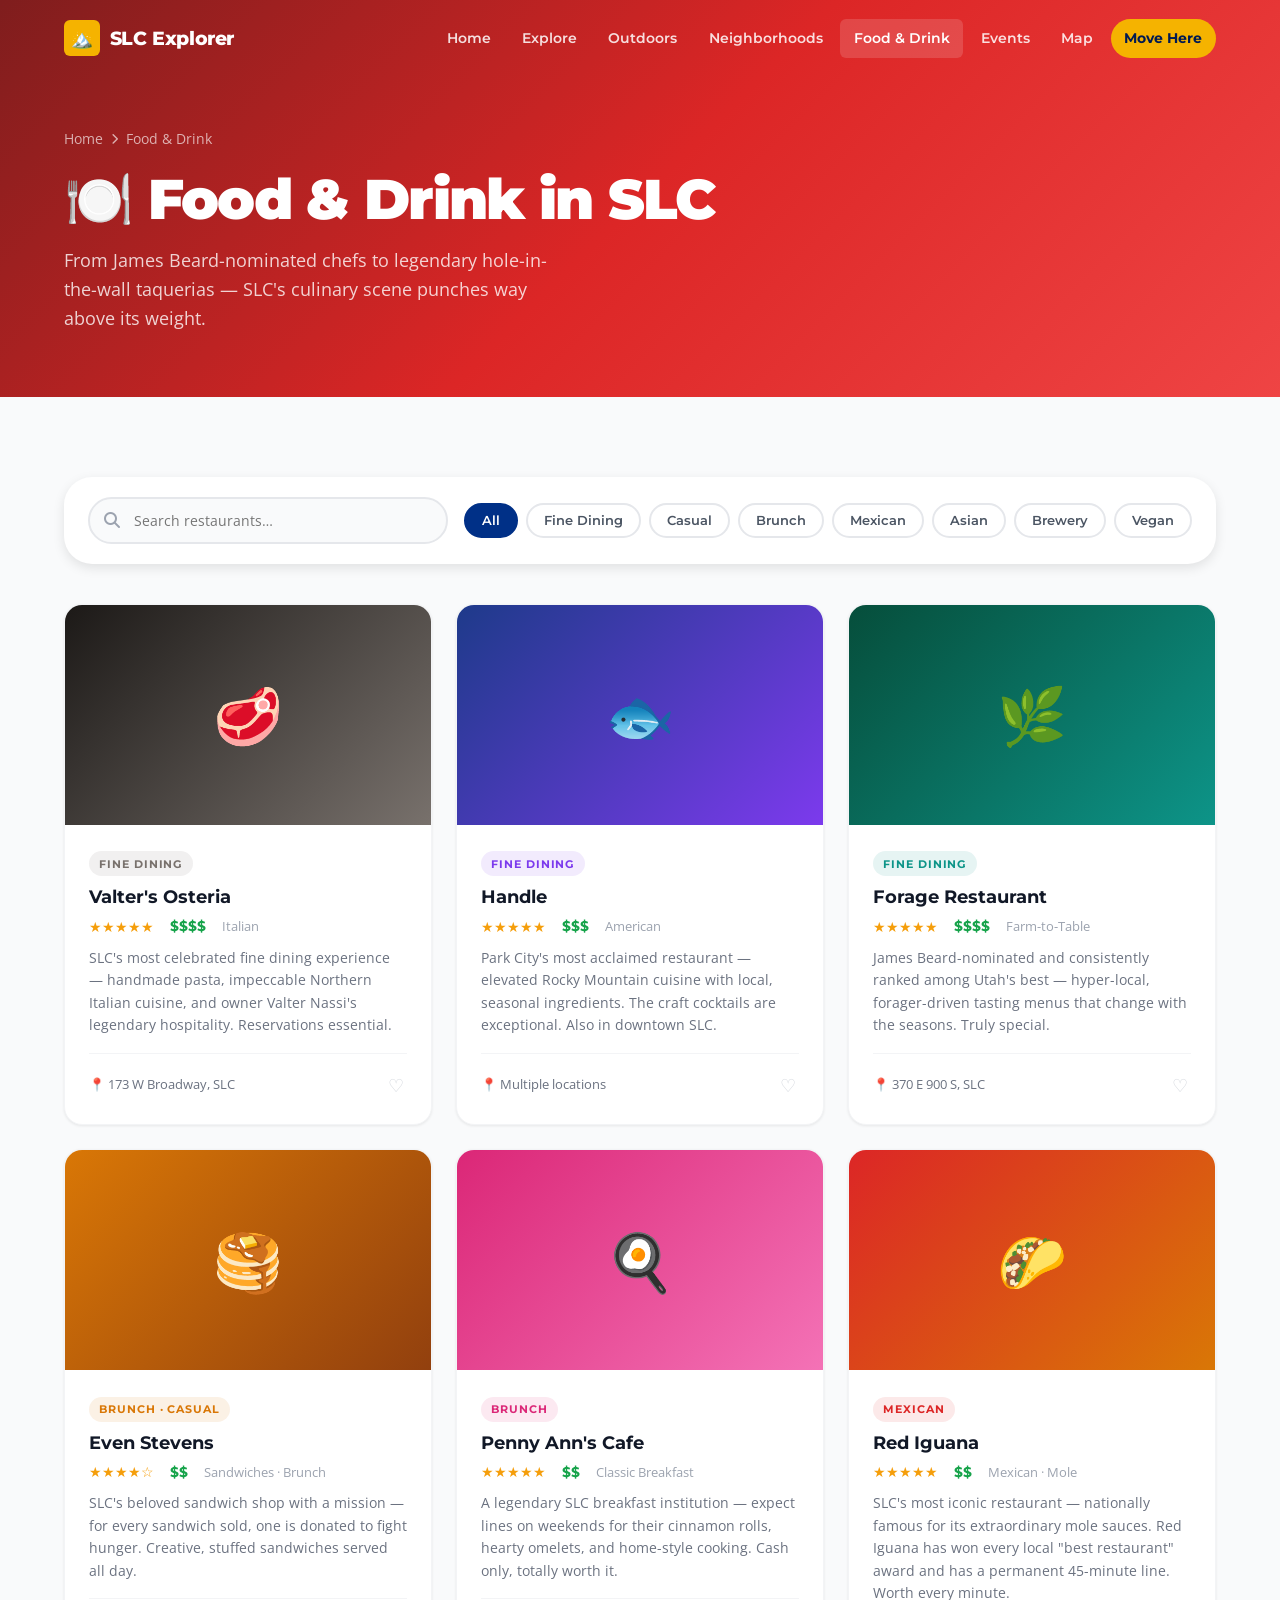
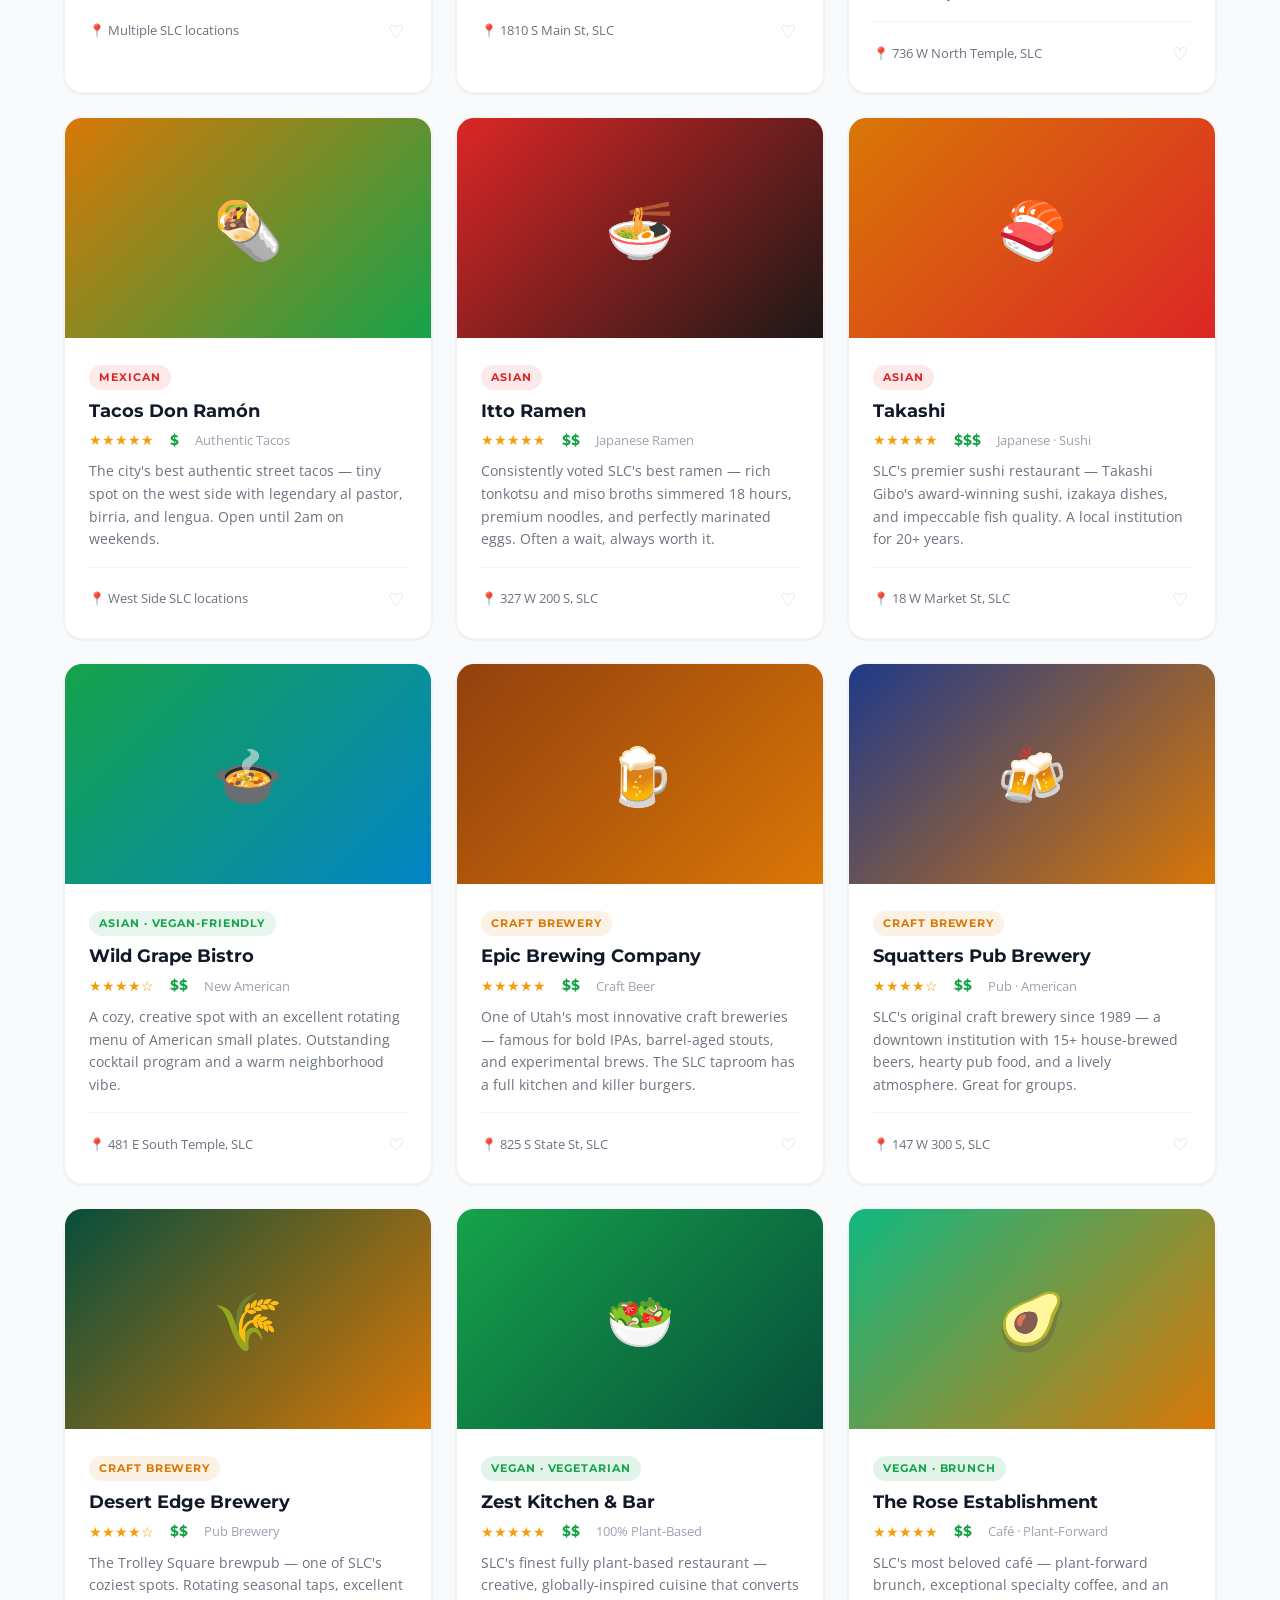
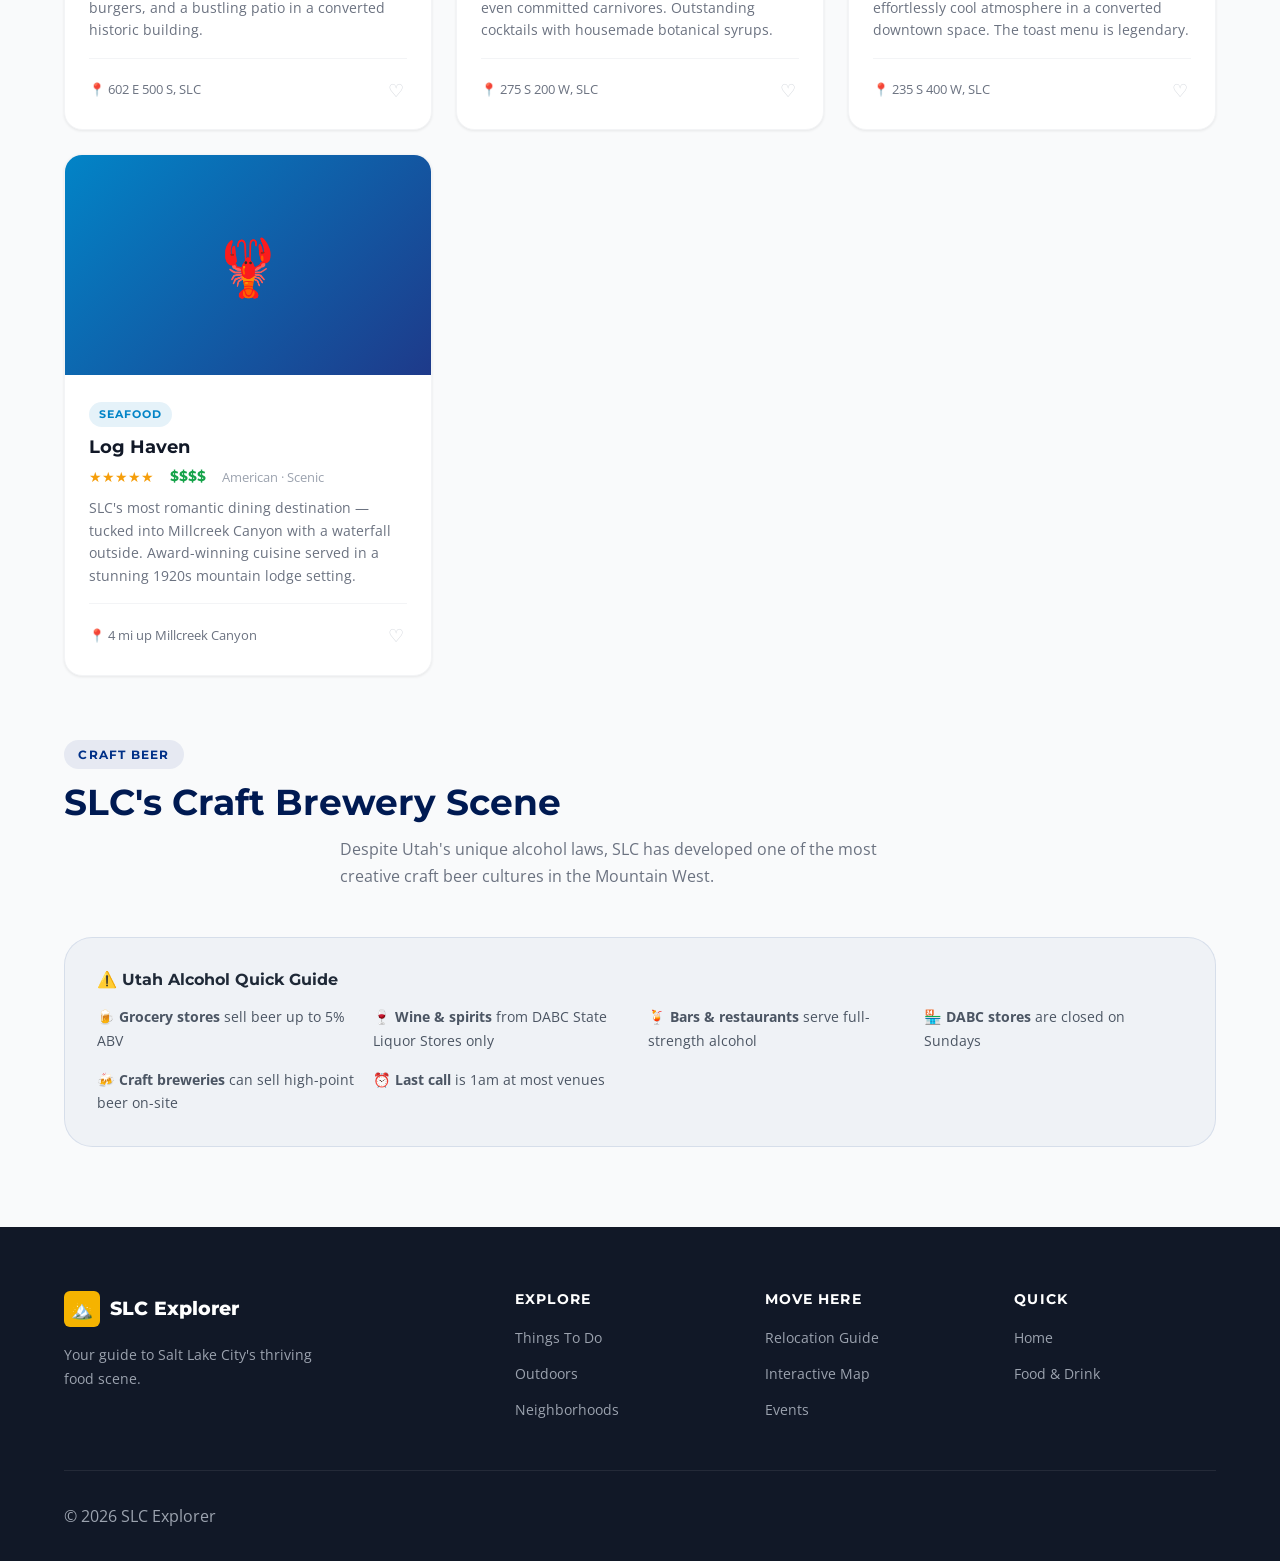
<file: food.html>
<!DOCTYPE html>
<html lang="en">
<head>
  <meta charset="UTF-8">
  <meta name="viewport" content="width=device-width, initial-scale=1.0">
  <title>Food & Drink — SLC Explorer</title>
  <link rel="preconnect" href="https://fonts.googleapis.com">
  <link href="https://fonts.googleapis.com/css2?family=Montserrat:wght@400;600;700;800;900&family=Open+Sans:wght@400;500;600&display=swap" rel="stylesheet">
  <link rel="stylesheet" href="https://cdnjs.cloudflare.com/ajax/libs/font-awesome/6.4.0/css/all.min.css">
  <link rel="stylesheet" href="style.css">
  <style>
    .price { font-family: var(--font-sans); font-weight: 700; color: var(--green); font-size: 0.9rem; }
    .fav-btn { background: none; border: none; font-size: 1.1rem; cursor: pointer; color: var(--gray-300); transition: var(--transition); padding: 0.2rem; }
    .fav-btn:hover, .fav-btn.favorited { color: var(--secondary); }
    .restaurant-meta { display: flex; align-items: center; gap: 1rem; flex-wrap: wrap; margin-bottom: 0.5rem; }
  </style>
</head>
<body>

<nav class="navbar scrolled" id="navbar">
  <div class="container">
    <a href="index.html" class="nav-logo"><div class="logo-icon">🏔️</div> SLC Explorer</a>
    <div class="nav-links">
      <a href="index.html">Home</a>
      <a href="explore.html">Explore</a>
      <a href="outdoors.html">Outdoors</a>
      <a href="neighborhoods.html">Neighborhoods</a>
      <a href="food.html" class="active">Food & Drink</a>
      <a href="events.html">Events</a>
      <a href="map.html">Map</a>
      <a href="plan.html" class="nav-cta">Move Here</a>
    </div>
    <button class="nav-toggle"><span></span><span></span><span></span></button>
  </div>
</nav>

<div class="page-hero">
  <div class="page-hero-bg" style="background: linear-gradient(135deg, #7f1d1d 0%, #dc2626 50%, #ef4444 100%);"></div>
  <div class="container">
    <div class="breadcrumb"><a href="index.html">Home</a> <i class="fas fa-chevron-right" style="font-size:0.7rem;"></i> Food & Drink</div>
    <h1>🍽️ Food & Drink in SLC</h1>
    <p>From James Beard-nominated chefs to legendary hole-in-the-wall taquerias — SLC's culinary scene punches way above its weight.</p>
  </div>
</div>

<section class="section">
  <div class="container">

    <div class="filter-bar reveal">
      <div class="search-input-wrap">
        <span class="icon"><i class="fas fa-search"></i></span>
        <input type="text" class="search-input" placeholder="Search restaurants…">
      </div>
      <div class="filter-chips">
        <button class="chip active" data-filter="all">All</button>
        <button class="chip" data-filter="finedining">Fine Dining</button>
        <button class="chip" data-filter="casual">Casual</button>
        <button class="chip" data-filter="brunch">Brunch</button>
        <button class="chip" data-filter="mexican">Mexican</button>
        <button class="chip" data-filter="asian">Asian</button>
        <button class="chip" data-filter="brewery">Brewery</button>
        <button class="chip" data-filter="vegan">Vegan</button>
      </div>
    </div>

    <div class="cards-grid grid-auto">

      <!-- Fine Dining -->
      <div class="card filterable-card reveal" data-category="finedining">
        <div class="card-img" style="background: linear-gradient(135deg, #1c1917, #78716c); font-size: 3.5rem;">🥩</div>
        <div class="card-body">
          <span class="card-tag" style="background: rgba(120,113,108,0.1); color: #78716c;">Fine Dining</span>
          <h3 class="card-title">Valter's Osteria</h3>
          <div class="restaurant-meta">
            <div class="rating"><span class="stars">★★★★★</span></div>
            <span class="price">$$$$</span>
            <span style="font-size: 0.8rem; color: var(--gray-400);">Italian</span>
          </div>
          <p class="card-desc">SLC's most celebrated fine dining experience — handmade pasta, impeccable Northern Italian cuisine, and owner Valter Nassi's legendary hospitality. Reservations essential.</p>
          <div class="card-footer">
            <span style="font-size: 0.8rem; color: var(--gray-500);">📍 173 W Broadway, SLC</span>
            <button class="fav-btn" data-fav-id="valters" onclick="toggleFavorite('valters', 'Valters Osteria')">♡</button>
          </div>
        </div>
      </div>

      <div class="card filterable-card reveal" data-category="finedining">
        <div class="card-img" style="background: linear-gradient(135deg, #1e3a8a, #7c3aed); font-size: 3.5rem;">🐟</div>
        <div class="card-body">
          <span class="card-tag" style="background: rgba(124,58,237,0.1); color: #7c3aed;">Fine Dining</span>
          <h3 class="card-title">Handle</h3>
          <div class="restaurant-meta">
            <div class="rating"><span class="stars">★★★★★</span></div>
            <span class="price">$$$</span>
            <span style="font-size: 0.8rem; color: var(--gray-400);">American</span>
          </div>
          <p class="card-desc">Park City's most acclaimed restaurant — elevated Rocky Mountain cuisine with local, seasonal ingredients. The craft cocktails are exceptional. Also in downtown SLC.</p>
          <div class="card-footer">
            <span style="font-size: 0.8rem; color: var(--gray-500);">📍 Multiple locations</span>
            <button class="fav-btn" data-fav-id="handle" onclick="toggleFavorite('handle', 'Handle')">♡</button>
          </div>
        </div>
      </div>

      <div class="card filterable-card reveal" data-category="finedining">
        <div class="card-img" style="background: linear-gradient(135deg, #064e3b, #0d9488); font-size: 3.5rem;">🌿</div>
        <div class="card-body">
          <span class="card-tag" style="background: rgba(13,148,136,0.1); color: #0d9488;">Fine Dining</span>
          <h3 class="card-title">Forage Restaurant</h3>
          <div class="restaurant-meta">
            <div class="rating"><span class="stars">★★★★★</span></div>
            <span class="price">$$$$</span>
            <span style="font-size: 0.8rem; color: var(--gray-400);">Farm-to-Table</span>
          </div>
          <p class="card-desc">James Beard-nominated and consistently ranked among Utah's best — hyper-local, forager-driven tasting menus that change with the seasons. Truly special.</p>
          <div class="card-footer">
            <span style="font-size: 0.8rem; color: var(--gray-500);">📍 370 E 900 S, SLC</span>
            <button class="fav-btn" data-fav-id="forage" onclick="toggleFavorite('forage', 'Forage')">♡</button>
          </div>
        </div>
      </div>

      <!-- Casual -->
      <div class="card filterable-card reveal" data-category="casual brunch">
        <div class="card-img" style="background: linear-gradient(135deg, #d97706, #92400e); font-size: 3.5rem;">🥞</div>
        <div class="card-body">
          <span class="card-tag" style="background: rgba(217,119,6,0.1); color: #d97706;">Brunch · Casual</span>
          <h3 class="card-title">Even Stevens</h3>
          <div class="restaurant-meta">
            <div class="rating"><span class="stars">★★★★☆</span></div>
            <span class="price">$$</span>
            <span style="font-size: 0.8rem; color: var(--gray-400);">Sandwiches · Brunch</span>
          </div>
          <p class="card-desc">SLC's beloved sandwich shop with a mission — for every sandwich sold, one is donated to fight hunger. Creative, stuffed sandwiches served all day.</p>
          <div class="card-footer">
            <span style="font-size: 0.8rem; color: var(--gray-500);">📍 Multiple SLC locations</span>
            <button class="fav-btn" data-fav-id="evenstevens" onclick="toggleFavorite('evenstevens', 'Even Stevens')">♡</button>
          </div>
        </div>
      </div>

      <div class="card filterable-card reveal" data-category="brunch casual">
        <div class="card-img" style="background: linear-gradient(135deg, #db2777, #f472b6); font-size: 3.5rem;">🍳</div>
        <div class="card-body">
          <span class="card-tag" style="background: rgba(219,39,119,0.1); color: #db2777;">Brunch</span>
          <h3 class="card-title">Penny Ann's Cafe</h3>
          <div class="restaurant-meta">
            <div class="rating"><span class="stars">★★★★★</span></div>
            <span class="price">$$</span>
            <span style="font-size: 0.8rem; color: var(--gray-400);">Classic Breakfast</span>
          </div>
          <p class="card-desc">A legendary SLC breakfast institution — expect lines on weekends for their cinnamon rolls, hearty omelets, and home-style cooking. Cash only, totally worth it.</p>
          <div class="card-footer">
            <span style="font-size: 0.8rem; color: var(--gray-500);">📍 1810 S Main St, SLC</span>
            <button class="fav-btn" data-fav-id="pennyann" onclick="toggleFavorite('pennyann', 'Penny Anns')">♡</button>
          </div>
        </div>
      </div>

      <!-- Mexican -->
      <div class="card filterable-card reveal" data-category="mexican casual">
        <div class="card-img" style="background: linear-gradient(135deg, #dc2626, #d97706); font-size: 3.5rem;">🌮</div>
        <div class="card-body">
          <span class="card-tag" style="background: rgba(220,38,38,0.1); color: #dc2626;">Mexican</span>
          <h3 class="card-title">Red Iguana</h3>
          <div class="restaurant-meta">
            <div class="rating"><span class="stars">★★★★★</span></div>
            <span class="price">$$</span>
            <span style="font-size: 0.8rem; color: var(--gray-400);">Mexican · Mole</span>
          </div>
          <p class="card-desc">SLC's most iconic restaurant — nationally famous for its extraordinary mole sauces. Red Iguana has won every local "best restaurant" award and has a permanent 45-minute line. Worth every minute.</p>
          <div class="card-footer">
            <span style="font-size: 0.8rem; color: var(--gray-500);">📍 736 W North Temple, SLC</span>
            <button class="fav-btn" data-fav-id="rediguana" onclick="toggleFavorite('rediguana', 'Red Iguana')">♡</button>
          </div>
        </div>
      </div>

      <div class="card filterable-card reveal" data-category="mexican casual">
        <div class="card-img" style="background: linear-gradient(135deg, #d97706, #16a34a); font-size: 3.5rem;">🌯</div>
        <div class="card-body">
          <span class="card-tag" style="background: rgba(220,38,38,0.1); color: #dc2626;">Mexican</span>
          <h3 class="card-title">Tacos Don Ramón</h3>
          <div class="restaurant-meta">
            <div class="rating"><span class="stars">★★★★★</span></div>
            <span class="price">$</span>
            <span style="font-size: 0.8rem; color: var(--gray-400);">Authentic Tacos</span>
          </div>
          <p class="card-desc">The city's best authentic street tacos — tiny spot on the west side with legendary al pastor, birria, and lengua. Open until 2am on weekends.</p>
          <div class="card-footer">
            <span style="font-size: 0.8rem; color: var(--gray-500);">📍 West Side SLC locations</span>
            <button class="fav-btn" data-fav-id="donramon" onclick="toggleFavorite('donramon', 'Tacos Don Ramon')">♡</button>
          </div>
        </div>
      </div>

      <!-- Asian -->
      <div class="card filterable-card reveal" data-category="asian casual">
        <div class="card-img" style="background: linear-gradient(135deg, #dc2626, #1c1917); font-size: 3.5rem;">🍜</div>
        <div class="card-body">
          <span class="card-tag" style="background: rgba(220,38,38,0.1); color: #dc2626;">Asian</span>
          <h3 class="card-title">Itto Ramen</h3>
          <div class="restaurant-meta">
            <div class="rating"><span class="stars">★★★★★</span></div>
            <span class="price">$$</span>
            <span style="font-size: 0.8rem; color: var(--gray-400);">Japanese Ramen</span>
          </div>
          <p class="card-desc">Consistently voted SLC's best ramen — rich tonkotsu and miso broths simmered 18 hours, premium noodles, and perfectly marinated eggs. Often a wait, always worth it.</p>
          <div class="card-footer">
            <span style="font-size: 0.8rem; color: var(--gray-500);">📍 327 W 200 S, SLC</span>
            <button class="fav-btn" data-fav-id="itto" onclick="toggleFavorite('itto', 'Itto Ramen')">♡</button>
          </div>
        </div>
      </div>

      <div class="card filterable-card reveal" data-category="asian casual">
        <div class="card-img" style="background: linear-gradient(135deg, #d97706, #dc2626); font-size: 3.5rem;">🍣</div>
        <div class="card-body">
          <span class="card-tag" style="background: rgba(220,38,38,0.1); color: #dc2626;">Asian</span>
          <h3 class="card-title">Takashi</h3>
          <div class="restaurant-meta">
            <div class="rating"><span class="stars">★★★★★</span></div>
            <span class="price">$$$</span>
            <span style="font-size: 0.8rem; color: var(--gray-400);">Japanese · Sushi</span>
          </div>
          <p class="card-desc">SLC's premier sushi restaurant — Takashi Gibo's award-winning sushi, izakaya dishes, and impeccable fish quality. A local institution for 20+ years.</p>
          <div class="card-footer">
            <span style="font-size: 0.8rem; color: var(--gray-500);">📍 18 W Market St, SLC</span>
            <button class="fav-btn" data-fav-id="takashi" onclick="toggleFavorite('takashi', 'Takashi')">♡</button>
          </div>
        </div>
      </div>

      <div class="card filterable-card reveal" data-category="asian vegan">
        <div class="card-img" style="background: linear-gradient(135deg, #16a34a, #0284c7); font-size: 3.5rem;">🍲</div>
        <div class="card-body">
          <span class="card-tag" style="background: rgba(22,163,74,0.1); color: var(--green);">Asian · Vegan-Friendly</span>
          <h3 class="card-title">Wild Grape Bistro</h3>
          <div class="restaurant-meta">
            <div class="rating"><span class="stars">★★★★☆</span></div>
            <span class="price">$$</span>
            <span style="font-size: 0.8rem; color: var(--gray-400);">New American</span>
          </div>
          <p class="card-desc">A cozy, creative spot with an excellent rotating menu of American small plates. Outstanding cocktail program and a warm neighborhood vibe.</p>
          <div class="card-footer">
            <span style="font-size: 0.8rem; color: var(--gray-500);">📍 481 E South Temple, SLC</span>
            <button class="fav-btn" data-fav-id="wildgrape" onclick="toggleFavorite('wildgrape', 'Wild Grape')">♡</button>
          </div>
        </div>
      </div>

      <!-- Brewery -->
      <div class="card filterable-card reveal" data-category="brewery casual">
        <div class="card-img" style="background: linear-gradient(135deg, #92400e, #d97706); font-size: 3.5rem;">🍺</div>
        <div class="card-body">
          <span class="card-tag" style="background: rgba(217,119,6,0.1); color: #d97706;">Craft Brewery</span>
          <h3 class="card-title">Epic Brewing Company</h3>
          <div class="restaurant-meta">
            <div class="rating"><span class="stars">★★★★★</span></div>
            <span class="price">$$</span>
            <span style="font-size: 0.8rem; color: var(--gray-400);">Craft Beer</span>
          </div>
          <p class="card-desc">One of Utah's most innovative craft breweries — famous for bold IPAs, barrel-aged stouts, and experimental brews. The SLC taproom has a full kitchen and killer burgers.</p>
          <div class="card-footer">
            <span style="font-size: 0.8rem; color: var(--gray-500);">📍 825 S State St, SLC</span>
            <button class="fav-btn" data-fav-id="epic" onclick="toggleFavorite('epic', 'Epic Brewing')">♡</button>
          </div>
        </div>
      </div>

      <div class="card filterable-card reveal" data-category="brewery casual">
        <div class="card-img" style="background: linear-gradient(135deg, #1e3a8a, #d97706); font-size: 3.5rem;">🍻</div>
        <div class="card-body">
          <span class="card-tag" style="background: rgba(217,119,6,0.1); color: #d97706;">Craft Brewery</span>
          <h3 class="card-title">Squatters Pub Brewery</h3>
          <div class="restaurant-meta">
            <div class="rating"><span class="stars">★★★★☆</span></div>
            <span class="price">$$</span>
            <span style="font-size: 0.8rem; color: var(--gray-400);">Pub · American</span>
          </div>
          <p class="card-desc">SLC's original craft brewery since 1989 — a downtown institution with 15+ house-brewed beers, hearty pub food, and a lively atmosphere. Great for groups.</p>
          <div class="card-footer">
            <span style="font-size: 0.8rem; color: var(--gray-500);">📍 147 W 300 S, SLC</span>
            <button class="fav-btn" data-fav-id="squatters" onclick="toggleFavorite('squatters', 'Squatters')">♡</button>
          </div>
        </div>
      </div>

      <div class="card filterable-card reveal" data-category="brewery casual">
        <div class="card-img" style="background: linear-gradient(135deg, #064e3b, #d97706); font-size: 3.5rem;">🌾</div>
        <div class="card-body">
          <span class="card-tag" style="background: rgba(217,119,6,0.1); color: #d97706;">Craft Brewery</span>
          <h3 class="card-title">Desert Edge Brewery</h3>
          <div class="restaurant-meta">
            <div class="rating"><span class="stars">★★★★☆</span></div>
            <span class="price">$$</span>
            <span style="font-size: 0.8rem; color: var(--gray-400);">Pub Brewery</span>
          </div>
          <p class="card-desc">The Trolley Square brewpub — one of SLC's coziest spots. Rotating seasonal taps, excellent burgers, and a bustling patio in a converted historic building.</p>
          <div class="card-footer">
            <span style="font-size: 0.8rem; color: var(--gray-500);">📍 602 E 500 S, SLC</span>
            <button class="fav-btn" data-fav-id="desertedge" onclick="toggleFavorite('desertedge', 'Desert Edge')">♡</button>
          </div>
        </div>
      </div>

      <!-- Vegan -->
      <div class="card filterable-card reveal" data-category="vegan casual">
        <div class="card-img" style="background: linear-gradient(135deg, #16a34a, #064e3b); font-size: 3.5rem;">🥗</div>
        <div class="card-body">
          <span class="card-tag" style="background: rgba(22,163,74,0.12); color: var(--green);">Vegan · Vegetarian</span>
          <h3 class="card-title">Zest Kitchen & Bar</h3>
          <div class="restaurant-meta">
            <div class="rating"><span class="stars">★★★★★</span></div>
            <span class="price">$$</span>
            <span style="font-size: 0.8rem; color: var(--gray-400);">100% Plant-Based</span>
          </div>
          <p class="card-desc">SLC's finest fully plant-based restaurant — creative, globally-inspired cuisine that converts even committed carnivores. Outstanding cocktails with housemade botanical syrups.</p>
          <div class="card-footer">
            <span style="font-size: 0.8rem; color: var(--gray-500);">📍 275 S 200 W, SLC</span>
            <button class="fav-btn" data-fav-id="zest" onclick="toggleFavorite('zest', 'Zest Kitchen')">♡</button>
          </div>
        </div>
      </div>

      <div class="card filterable-card reveal" data-category="vegan casual brunch">
        <div class="card-img" style="background: linear-gradient(135deg, #10b981, #d97706); font-size: 3.5rem;">🥑</div>
        <div class="card-body">
          <span class="card-tag" style="background: rgba(22,163,74,0.12); color: var(--green);">Vegan · Brunch</span>
          <h3 class="card-title">The Rose Establishment</h3>
          <div class="restaurant-meta">
            <div class="rating"><span class="stars">★★★★★</span></div>
            <span class="price">$$</span>
            <span style="font-size: 0.8rem; color: var(--gray-400);">Café · Plant-Forward</span>
          </div>
          <p class="card-desc">SLC's most beloved café — plant-forward brunch, exceptional specialty coffee, and an effortlessly cool atmosphere in a converted downtown space. The toast menu is legendary.</p>
          <div class="card-footer">
            <span style="font-size: 0.8rem; color: var(--gray-500);">📍 235 S 400 W, SLC</span>
            <button class="fav-btn" data-fav-id="rose" onclick="toggleFavorite('rose', 'The Rose Establishment')">♡</button>
          </div>
        </div>
      </div>

      <!-- Additional casual -->
      <div class="card filterable-card reveal" data-category="casual finedining">
        <div class="card-img" style="background: linear-gradient(135deg, #0284c7, #1e3a8a); font-size: 3.5rem;">🦞</div>
        <div class="card-body">
          <span class="card-tag" style="background: rgba(2,132,199,0.1); color: #0284c7;">Seafood</span>
          <h3 class="card-title">Log Haven</h3>
          <div class="restaurant-meta">
            <div class="rating"><span class="stars">★★★★★</span></div>
            <span class="price">$$$$</span>
            <span style="font-size: 0.8rem; color: var(--gray-400);">American · Scenic</span>
          </div>
          <p class="card-desc">SLC's most romantic dining destination — tucked into Millcreek Canyon with a waterfall outside. Award-winning cuisine served in a stunning 1920s mountain lodge setting.</p>
          <div class="card-footer">
            <span style="font-size: 0.8rem; color: var(--gray-500);">📍 4 mi up Millcreek Canyon</span>
            <button class="fav-btn" data-fav-id="loghaven" onclick="toggleFavorite('loghaven', 'Log Haven')">♡</button>
          </div>
        </div>
      </div>

    </div>

    <!-- Breweries Section -->
    <div style="margin-top: 4rem;">
      <div class="section-header reveal" style="text-align:left;">
        <div class="section-tag">Craft Beer</div>
        <h2>SLC's Craft Brewery Scene</h2>
        <p style="color: var(--gray-500);">Despite Utah's unique alcohol laws, SLC has developed one of the most creative craft beer cultures in the Mountain West.</p>
      </div>
      <div class="reveal" style="background: rgba(0,48,135,0.04); border-radius: var(--radius-xl); padding: 2rem; border: 1px solid rgba(0,48,135,0.1);">
        <h4 style="margin-bottom: 1rem;">⚠️ Utah Alcohol Quick Guide</h4>
        <div style="display: grid; grid-template-columns: repeat(auto-fill, minmax(240px, 1fr)); gap: 1rem; font-size: 0.88rem; color: var(--gray-600);">
          <div>🍺 <strong>Grocery stores</strong> sell beer up to 5% ABV</div>
          <div>🍷 <strong>Wine & spirits</strong> from DABC State Liquor Stores only</div>
          <div>🍹 <strong>Bars & restaurants</strong> serve full-strength alcohol</div>
          <div>🏪 <strong>DABC stores</strong> are closed on Sundays</div>
          <div>🍻 <strong>Craft breweries</strong> can sell high-point beer on-site</div>
          <div>⏰ <strong>Last call</strong> is 1am at most venues</div>
        </div>
      </div>
    </div>

  </div>
</section>

<footer class="footer">
  <div class="container">
    <div class="footer-grid">
      <div class="footer-brand"><div class="logo"><div class="icon">🏔️</div> SLC Explorer</div><p>Your guide to Salt Lake City's thriving food scene.</p></div>
      <div class="footer-col"><h4>Explore</h4><ul><li><a href="explore.html">Things To Do</a></li><li><a href="outdoors.html">Outdoors</a></li><li><a href="neighborhoods.html">Neighborhoods</a></li></ul></div>
      <div class="footer-col"><h4>Move Here</h4><ul><li><a href="plan.html">Relocation Guide</a></li><li><a href="map.html">Interactive Map</a></li><li><a href="events.html">Events</a></li></ul></div>
      <div class="footer-col"><h4>Quick</h4><ul><li><a href="index.html">Home</a></li><li><a href="food.html">Food & Drink</a></li></ul></div>
    </div>
    <div class="footer-bottom"><p>© 2026 SLC Explorer</p></div>
  </div>
</footer>

<button id="back-top" title="Back to top"><i class="fas fa-arrow-up"></i></button>
<div class="toast-container"></div>
<script src="script.js"></script>
</body>
</html>
</file>
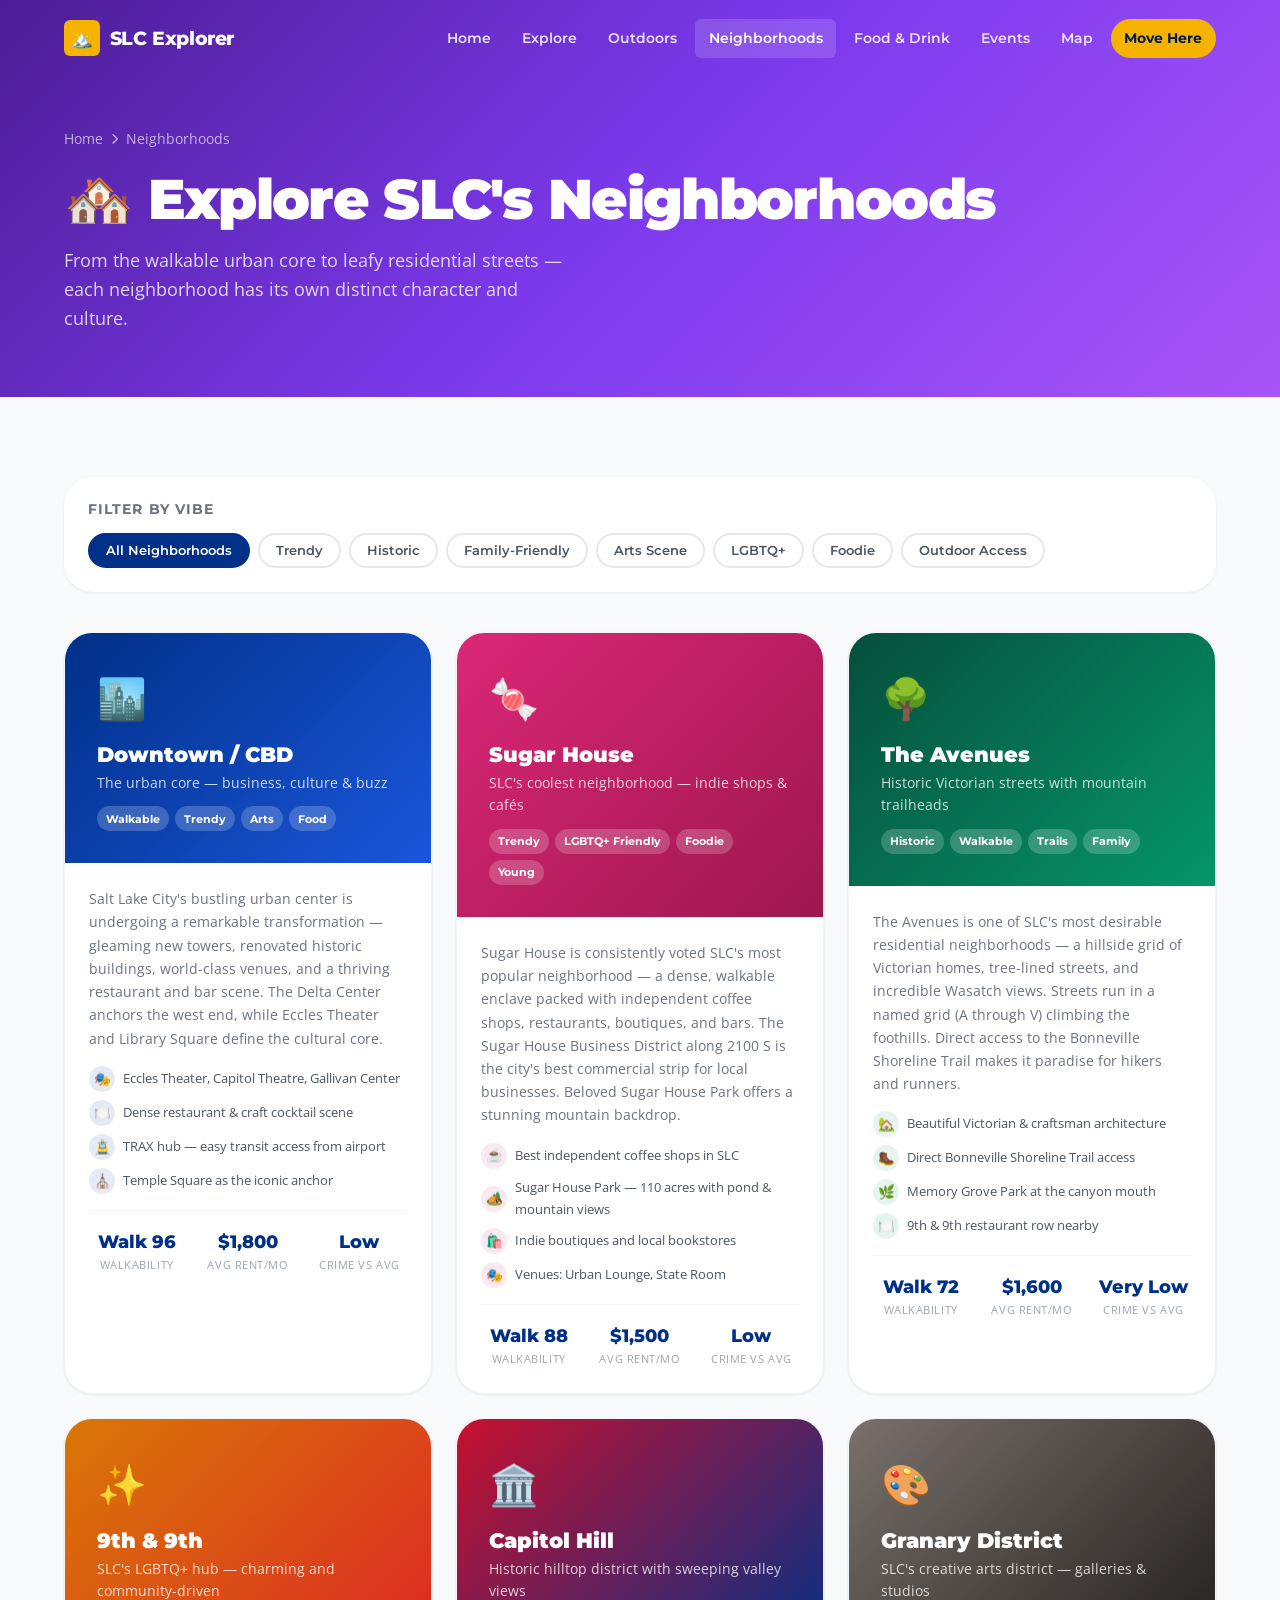
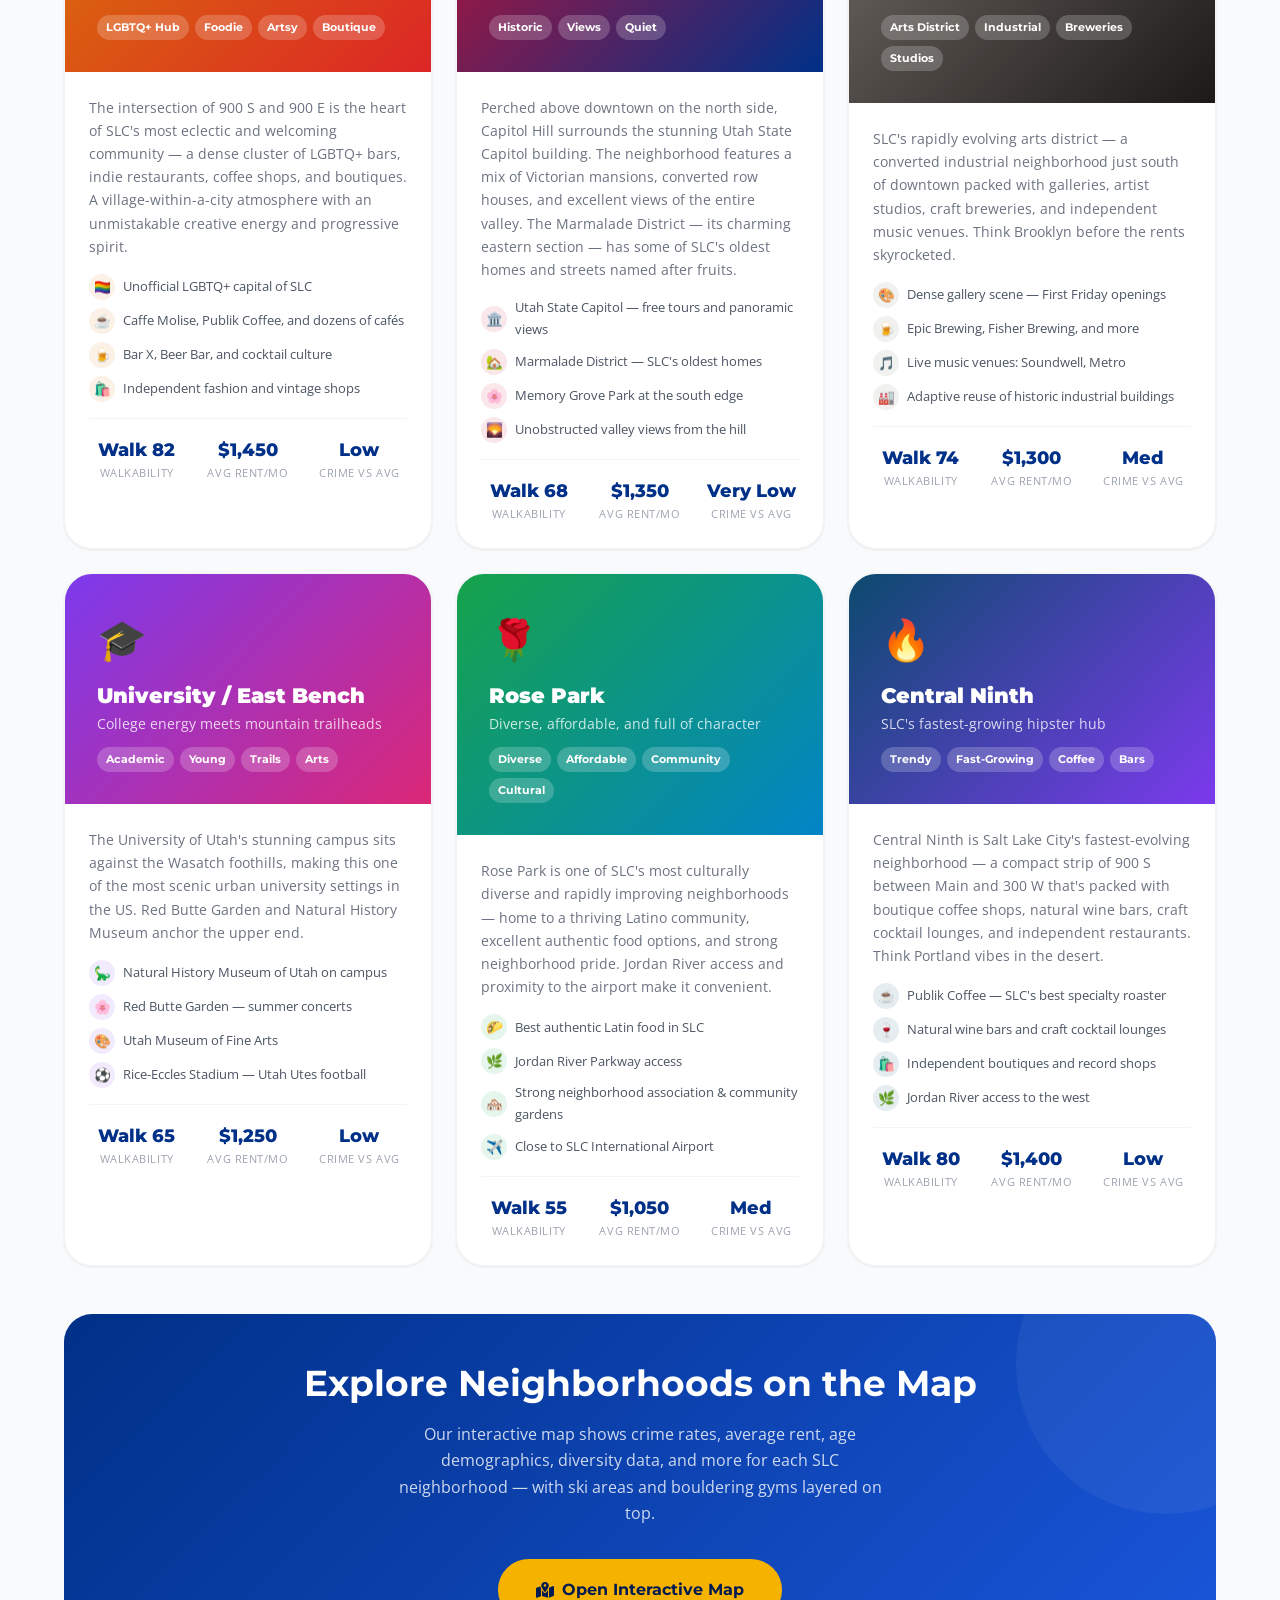
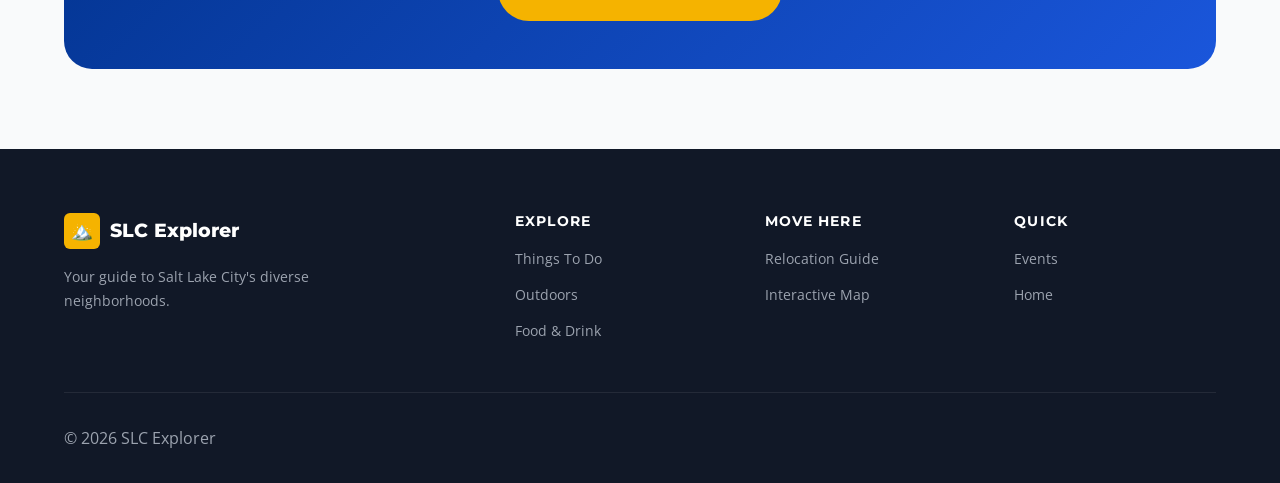
<file: neighborhoods.html>
<!DOCTYPE html>
<html lang="en">
<head>
  <meta charset="UTF-8">
  <meta name="viewport" content="width=device-width, initial-scale=1.0">
  <title>Neighborhoods — SLC Explorer</title>
  <link rel="preconnect" href="https://fonts.googleapis.com">
  <link href="https://fonts.googleapis.com/css2?family=Montserrat:wght@400;600;700;800;900&family=Open+Sans:wght@400;500;600&display=swap" rel="stylesheet">
  <link rel="stylesheet" href="https://cdnjs.cloudflare.com/ajax/libs/font-awesome/6.4.0/css/all.min.css">
  <link rel="stylesheet" href="style.css">
  <style>
    .hood-card { border-radius: var(--radius-xl); overflow: hidden; box-shadow: var(--shadow-sm); transition: var(--transition); border: 1px solid var(--gray-100); background: var(--white); }
    .hood-card:hover { transform: translateY(-8px); box-shadow: var(--shadow-xl); }
    .hood-header { padding: 2rem; color: var(--white); position: relative; }
    .hood-emoji { font-size: 2.5rem; margin-bottom: 0.75rem; }
    .hood-header h3 { font-size: 1.3rem; font-weight: 900; margin-bottom: 0.25rem; }
    .hood-header .tagline { font-size: 0.85rem; color: rgba(255,255,255,0.8); }
    .hood-vibes { display: flex; flex-wrap: wrap; gap: 0.4rem; margin-top: 0.75rem; }
    .vibe-tag { background: rgba(255,255,255,0.2); color: var(--white); font-size: 0.7rem; font-family: var(--font-sans); font-weight: 700; padding: 0.2rem 0.55rem; border-radius: var(--radius-full); }
    .hood-body { padding: 1.5rem; }
    .hood-body p { font-size: 0.88rem; color: var(--gray-500); line-height: 1.65; margin-bottom: 1rem; }
    .hood-highlights { display: flex; flex-direction: column; gap: 0.5rem; }
    .hood-hl { display: flex; align-items: center; gap: 0.5rem; font-size: 0.83rem; color: var(--gray-600); }
    .hood-hl .icon { width: 26px; height: 26px; border-radius: 50%; display: flex; align-items: center; justify-content: center; font-size: 0.85rem; flex-shrink: 0; }
    .hood-stats { display: flex; gap: 1rem; padding-top: 1rem; border-top: 1px solid var(--gray-100); margin-top: 1rem; }
    .hood-stat { flex: 1; text-align: center; }
    .hood-stat .val { font-family: var(--font-sans); font-weight: 800; font-size: 1.1rem; color: var(--primary); }
    .hood-stat .lbl { font-size: 0.7rem; color: var(--gray-400); text-transform: uppercase; letter-spacing: 0.05em; }
    .vibe-filter-section { background: var(--white); padding: 1.5rem; border-radius: var(--radius-xl); box-shadow: var(--shadow-sm); margin-bottom: 2.5rem; }
    .vibe-filter-section h4 { font-size: 0.85rem; font-family: var(--font-sans); color: var(--gray-500); text-transform: uppercase; letter-spacing: 0.08em; margin-bottom: 1rem; }
  </style>
</head>
<body>

<nav class="navbar scrolled" id="navbar">
  <div class="container">
    <a href="index.html" class="nav-logo"><div class="logo-icon">🏔️</div> SLC Explorer</a>
    <div class="nav-links">
      <a href="index.html">Home</a>
      <a href="explore.html">Explore</a>
      <a href="outdoors.html">Outdoors</a>
      <a href="neighborhoods.html" class="active">Neighborhoods</a>
      <a href="food.html">Food & Drink</a>
      <a href="events.html">Events</a>
      <a href="map.html">Map</a>
      <a href="plan.html" class="nav-cta">Move Here</a>
    </div>
    <button class="nav-toggle"><span></span><span></span><span></span></button>
  </div>
</nav>

<div class="page-hero">
  <div class="page-hero-bg" style="background: linear-gradient(135deg, #4c1d95 0%, #7c3aed 50%, #a855f7 100%);"></div>
  <div class="container">
    <div class="breadcrumb"><a href="index.html">Home</a> <i class="fas fa-chevron-right" style="font-size:0.7rem;"></i> Neighborhoods</div>
    <h1>🏘️ Explore SLC's Neighborhoods</h1>
    <p>From the walkable urban core to leafy residential streets — each neighborhood has its own distinct character and culture.</p>
  </div>
</div>

<section class="section">
  <div class="container">
    <div class="vibe-filter-section reveal">
      <h4>Filter by Vibe</h4>
      <div class="filter-chips">
        <button class="chip active" data-filter="all">All Neighborhoods</button>
        <button class="chip" data-filter="trendy">Trendy</button>
        <button class="chip" data-filter="historic">Historic</button>
        <button class="chip" data-filter="family">Family-Friendly</button>
        <button class="chip" data-filter="arts">Arts Scene</button>
        <button class="chip" data-filter="lgbtq">LGBTQ+</button>
        <button class="chip" data-filter="foodie">Foodie</button>
        <button class="chip" data-filter="outdoor">Outdoor Access</button>
      </div>
    </div>

    <div class="cards-grid grid-auto">
      <div class="hood-card filterable-card reveal" data-category="trendy foodie arts">
        <div class="hood-header" style="background: linear-gradient(135deg, #003087, #1a56db);">
          <div class="hood-emoji">🏙️</div>
          <h3>Downtown / CBD</h3>
          <div class="tagline">The urban core — business, culture & buzz</div>
          <div class="hood-vibes"><span class="vibe-tag">Walkable</span><span class="vibe-tag">Trendy</span><span class="vibe-tag">Arts</span><span class="vibe-tag">Food</span></div>
        </div>
        <div class="hood-body">
          <p>Salt Lake City's bustling urban center is undergoing a remarkable transformation — gleaming new towers, renovated historic buildings, world-class venues, and a thriving restaurant and bar scene. The Delta Center anchors the west end, while Eccles Theater and Library Square define the cultural core.</p>
          <div class="hood-highlights">
            <div class="hood-hl"><div class="icon" style="background: rgba(0,48,135,0.1);">🎭</div> Eccles Theater, Capitol Theatre, Gallivan Center</div>
            <div class="hood-hl"><div class="icon" style="background: rgba(0,48,135,0.1);">🍽️</div> Dense restaurant & craft cocktail scene</div>
            <div class="hood-hl"><div class="icon" style="background: rgba(0,48,135,0.1);">🚊</div> TRAX hub — easy transit access from airport</div>
            <div class="hood-hl"><div class="icon" style="background: rgba(0,48,135,0.1);">⛪</div> Temple Square as the iconic anchor</div>
          </div>
          <div class="hood-stats">
            <div class="hood-stat"><div class="val">Walk 96</div><div class="lbl">Walkability</div></div>
            <div class="hood-stat"><div class="val">$1,800</div><div class="lbl">Avg Rent/mo</div></div>
            <div class="hood-stat"><div class="val">Low</div><div class="lbl">Crime vs avg</div></div>
          </div>
        </div>
      </div>

      <div class="hood-card filterable-card reveal" data-category="trendy foodie family lgbtq">
        <div class="hood-header" style="background: linear-gradient(135deg, #db2777, #9d174d);">
          <div class="hood-emoji">🍬</div>
          <h3>Sugar House</h3>
          <div class="tagline">SLC's coolest neighborhood — indie shops & cafés</div>
          <div class="hood-vibes"><span class="vibe-tag">Trendy</span><span class="vibe-tag">LGBTQ+ Friendly</span><span class="vibe-tag">Foodie</span><span class="vibe-tag">Young</span></div>
        </div>
        <div class="hood-body">
          <p>Sugar House is consistently voted SLC's most popular neighborhood — a dense, walkable enclave packed with independent coffee shops, restaurants, boutiques, and bars. The Sugar House Business District along 2100 S is the city's best commercial strip for local businesses. Beloved Sugar House Park offers a stunning mountain backdrop.</p>
          <div class="hood-highlights">
            <div class="hood-hl"><div class="icon" style="background: rgba(219,39,119,0.1);">☕</div> Best independent coffee shops in SLC</div>
            <div class="hood-hl"><div class="icon" style="background: rgba(219,39,119,0.1);">🏕️</div> Sugar House Park — 110 acres with pond & mountain views</div>
            <div class="hood-hl"><div class="icon" style="background: rgba(219,39,119,0.1);">🛍️</div> Indie boutiques and local bookstores</div>
            <div class="hood-hl"><div class="icon" style="background: rgba(219,39,119,0.1);">🎭</div> Venues: Urban Lounge, State Room</div>
          </div>
          <div class="hood-stats">
            <div class="hood-stat"><div class="val">Walk 88</div><div class="lbl">Walkability</div></div>
            <div class="hood-stat"><div class="val">$1,500</div><div class="lbl">Avg Rent/mo</div></div>
            <div class="hood-stat"><div class="val">Low</div><div class="lbl">Crime vs avg</div></div>
          </div>
        </div>
      </div>

      <div class="hood-card filterable-card reveal" data-category="historic family outdoor">
        <div class="hood-header" style="background: linear-gradient(135deg, #064e3b, #059669);">
          <div class="hood-emoji">🌳</div>
          <h3>The Avenues</h3>
          <div class="tagline">Historic Victorian streets with mountain trailheads</div>
          <div class="hood-vibes"><span class="vibe-tag">Historic</span><span class="vibe-tag">Walkable</span><span class="vibe-tag">Trails</span><span class="vibe-tag">Family</span></div>
        </div>
        <div class="hood-body">
          <p>The Avenues is one of SLC's most desirable residential neighborhoods — a hillside grid of Victorian homes, tree-lined streets, and incredible Wasatch views. Streets run in a named grid (A through V) climbing the foothills. Direct access to the Bonneville Shoreline Trail makes it paradise for hikers and runners.</p>
          <div class="hood-highlights">
            <div class="hood-hl"><div class="icon" style="background: rgba(5,150,105,0.1);">🏡</div> Beautiful Victorian & craftsman architecture</div>
            <div class="hood-hl"><div class="icon" style="background: rgba(5,150,105,0.1);">🥾</div> Direct Bonneville Shoreline Trail access</div>
            <div class="hood-hl"><div class="icon" style="background: rgba(5,150,105,0.1);">🌿</div> Memory Grove Park at the canyon mouth</div>
            <div class="hood-hl"><div class="icon" style="background: rgba(5,150,105,0.1);">🍽️</div> 9th & 9th restaurant row nearby</div>
          </div>
          <div class="hood-stats">
            <div class="hood-stat"><div class="val">Walk 72</div><div class="lbl">Walkability</div></div>
            <div class="hood-stat"><div class="val">$1,600</div><div class="lbl">Avg Rent/mo</div></div>
            <div class="hood-stat"><div class="val">Very Low</div><div class="lbl">Crime vs avg</div></div>
          </div>
        </div>
      </div>

      <div class="hood-card filterable-card reveal" data-category="trendy foodie lgbtq arts">
        <div class="hood-header" style="background: linear-gradient(135deg, #d97706, #dc2626);">
          <div class="hood-emoji">✨</div>
          <h3>9th & 9th</h3>
          <div class="tagline">SLC's LGBTQ+ hub — charming and community-driven</div>
          <div class="hood-vibes"><span class="vibe-tag">LGBTQ+ Hub</span><span class="vibe-tag">Foodie</span><span class="vibe-tag">Artsy</span><span class="vibe-tag">Boutique</span></div>
        </div>
        <div class="hood-body">
          <p>The intersection of 900 S and 900 E is the heart of SLC's most eclectic and welcoming community — a dense cluster of LGBTQ+ bars, indie restaurants, coffee shops, and boutiques. A village-within-a-city atmosphere with an unmistakable creative energy and progressive spirit.</p>
          <div class="hood-highlights">
            <div class="hood-hl"><div class="icon" style="background: rgba(217,119,6,0.1);">🏳️‍🌈</div> Unofficial LGBTQ+ capital of SLC</div>
            <div class="hood-hl"><div class="icon" style="background: rgba(217,119,6,0.1);">☕</div> Caffe Molise, Publik Coffee, and dozens of cafés</div>
            <div class="hood-hl"><div class="icon" style="background: rgba(217,119,6,0.1);">🍺</div> Bar X, Beer Bar, and cocktail culture</div>
            <div class="hood-hl"><div class="icon" style="background: rgba(217,119,6,0.1);">🛍️</div> Independent fashion and vintage shops</div>
          </div>
          <div class="hood-stats">
            <div class="hood-stat"><div class="val">Walk 82</div><div class="lbl">Walkability</div></div>
            <div class="hood-stat"><div class="val">$1,450</div><div class="lbl">Avg Rent/mo</div></div>
            <div class="hood-stat"><div class="val">Low</div><div class="lbl">Crime vs avg</div></div>
          </div>
        </div>
      </div>

      <div class="hood-card filterable-card reveal" data-category="historic arts">
        <div class="hood-header" style="background: linear-gradient(135deg, #c8102e, #003087);">
          <div class="hood-emoji">🏛️</div>
          <h3>Capitol Hill</h3>
          <div class="tagline">Historic hilltop district with sweeping valley views</div>
          <div class="hood-vibes"><span class="vibe-tag">Historic</span><span class="vibe-tag">Views</span><span class="vibe-tag">Quiet</span></div>
        </div>
        <div class="hood-body">
          <p>Perched above downtown on the north side, Capitol Hill surrounds the stunning Utah State Capitol building. The neighborhood features a mix of Victorian mansions, converted row houses, and excellent views of the entire valley. The Marmalade District — its charming eastern section — has some of SLC's oldest homes and streets named after fruits.</p>
          <div class="hood-highlights">
            <div class="hood-hl"><div class="icon" style="background: rgba(200,16,46,0.1);">🏛️</div> Utah State Capitol — free tours and panoramic views</div>
            <div class="hood-hl"><div class="icon" style="background: rgba(200,16,46,0.1);">🏡</div> Marmalade District — SLC's oldest homes</div>
            <div class="hood-hl"><div class="icon" style="background: rgba(200,16,46,0.1);">🌸</div> Memory Grove Park at the south edge</div>
            <div class="hood-hl"><div class="icon" style="background: rgba(200,16,46,0.1);">🌄</div> Unobstructed valley views from the hill</div>
          </div>
          <div class="hood-stats">
            <div class="hood-stat"><div class="val">Walk 68</div><div class="lbl">Walkability</div></div>
            <div class="hood-stat"><div class="val">$1,350</div><div class="lbl">Avg Rent/mo</div></div>
            <div class="hood-stat"><div class="val">Very Low</div><div class="lbl">Crime vs avg</div></div>
          </div>
        </div>
      </div>

      <div class="hood-card filterable-card reveal" data-category="arts trendy">
        <div class="hood-header" style="background: linear-gradient(135deg, #78716c, #1c1917);">
          <div class="hood-emoji">🎨</div>
          <h3>Granary District</h3>
          <div class="tagline">SLC's creative arts district — galleries & studios</div>
          <div class="hood-vibes"><span class="vibe-tag">Arts District</span><span class="vibe-tag">Industrial</span><span class="vibe-tag">Breweries</span><span class="vibe-tag">Studios</span></div>
        </div>
        <div class="hood-body">
          <p>SLC's rapidly evolving arts district — a converted industrial neighborhood just south of downtown packed with galleries, artist studios, craft breweries, and independent music venues. Think Brooklyn before the rents skyrocketed.</p>
          <div class="hood-highlights">
            <div class="hood-hl"><div class="icon" style="background: rgba(120,113,108,0.1);">🎨</div> Dense gallery scene — First Friday openings</div>
            <div class="hood-hl"><div class="icon" style="background: rgba(120,113,108,0.1);">🍺</div> Epic Brewing, Fisher Brewing, and more</div>
            <div class="hood-hl"><div class="icon" style="background: rgba(120,113,108,0.1);">🎵</div> Live music venues: Soundwell, Metro</div>
            <div class="hood-hl"><div class="icon" style="background: rgba(120,113,108,0.1);">🏭</div> Adaptive reuse of historic industrial buildings</div>
          </div>
          <div class="hood-stats">
            <div class="hood-stat"><div class="val">Walk 74</div><div class="lbl">Walkability</div></div>
            <div class="hood-stat"><div class="val">$1,300</div><div class="lbl">Avg Rent/mo</div></div>
            <div class="hood-stat"><div class="val">Med</div><div class="lbl">Crime vs avg</div></div>
          </div>
        </div>
      </div>

      <div class="hood-card filterable-card reveal" data-category="outdoor arts family">
        <div class="hood-header" style="background: linear-gradient(135deg, #7c3aed, #db2777);">
          <div class="hood-emoji">🎓</div>
          <h3>University / East Bench</h3>
          <div class="tagline">College energy meets mountain trailheads</div>
          <div class="hood-vibes"><span class="vibe-tag">Academic</span><span class="vibe-tag">Young</span><span class="vibe-tag">Trails</span><span class="vibe-tag">Arts</span></div>
        </div>
        <div class="hood-body">
          <p>The University of Utah's stunning campus sits against the Wasatch foothills, making this one of the most scenic urban university settings in the US. Red Butte Garden and Natural History Museum anchor the upper end.</p>
          <div class="hood-highlights">
            <div class="hood-hl"><div class="icon" style="background: rgba(124,58,237,0.1);">🦕</div> Natural History Museum of Utah on campus</div>
            <div class="hood-hl"><div class="icon" style="background: rgba(124,58,237,0.1);">🌸</div> Red Butte Garden — summer concerts</div>
            <div class="hood-hl"><div class="icon" style="background: rgba(124,58,237,0.1);">🎨</div> Utah Museum of Fine Arts</div>
            <div class="hood-hl"><div class="icon" style="background: rgba(124,58,237,0.1);">⚽</div> Rice-Eccles Stadium — Utah Utes football</div>
          </div>
          <div class="hood-stats">
            <div class="hood-stat"><div class="val">Walk 65</div><div class="lbl">Walkability</div></div>
            <div class="hood-stat"><div class="val">$1,250</div><div class="lbl">Avg Rent/mo</div></div>
            <div class="hood-stat"><div class="val">Low</div><div class="lbl">Crime vs avg</div></div>
          </div>
        </div>
      </div>

      <div class="hood-card filterable-card reveal" data-category="historic family">
        <div class="hood-header" style="background: linear-gradient(135deg, #16a34a, #0284c7);">
          <div class="hood-emoji">🌹</div>
          <h3>Rose Park</h3>
          <div class="tagline">Diverse, affordable, and full of character</div>
          <div class="hood-vibes"><span class="vibe-tag">Diverse</span><span class="vibe-tag">Affordable</span><span class="vibe-tag">Community</span><span class="vibe-tag">Cultural</span></div>
        </div>
        <div class="hood-body">
          <p>Rose Park is one of SLC's most culturally diverse and rapidly improving neighborhoods — home to a thriving Latino community, excellent authentic food options, and strong neighborhood pride. Jordan River access and proximity to the airport make it convenient.</p>
          <div class="hood-highlights">
            <div class="hood-hl"><div class="icon" style="background: rgba(22,163,74,0.1);">🌮</div> Best authentic Latin food in SLC</div>
            <div class="hood-hl"><div class="icon" style="background: rgba(22,163,74,0.1);">🌿</div> Jordan River Parkway access</div>
            <div class="hood-hl"><div class="icon" style="background: rgba(22,163,74,0.1);">🏘️</div> Strong neighborhood association & community gardens</div>
            <div class="hood-hl"><div class="icon" style="background: rgba(22,163,74,0.1);">✈️</div> Close to SLC International Airport</div>
          </div>
          <div class="hood-stats">
            <div class="hood-stat"><div class="val">Walk 55</div><div class="lbl">Walkability</div></div>
            <div class="hood-stat"><div class="val">$1,050</div><div class="lbl">Avg Rent/mo</div></div>
            <div class="hood-stat"><div class="val">Med</div><div class="lbl">Crime vs avg</div></div>
          </div>
        </div>
      </div>

      <div class="hood-card filterable-card reveal" data-category="trendy arts lgbtq foodie">
        <div class="hood-header" style="background: linear-gradient(135deg, #0c4a6e, #7c3aed);">
          <div class="hood-emoji">🔥</div>
          <h3>Central Ninth</h3>
          <div class="tagline">SLC's fastest-growing hipster hub</div>
          <div class="hood-vibes"><span class="vibe-tag">Trendy</span><span class="vibe-tag">Fast-Growing</span><span class="vibe-tag">Coffee</span><span class="vibe-tag">Bars</span></div>
        </div>
        <div class="hood-body">
          <p>Central Ninth is Salt Lake City's fastest-evolving neighborhood — a compact strip of 900 S between Main and 300 W that's packed with boutique coffee shops, natural wine bars, craft cocktail lounges, and independent restaurants. Think Portland vibes in the desert.</p>
          <div class="hood-highlights">
            <div class="hood-hl"><div class="icon" style="background: rgba(12,74,110,0.1);">☕</div> Publik Coffee — SLC's best specialty roaster</div>
            <div class="hood-hl"><div class="icon" style="background: rgba(12,74,110,0.1);">🍷</div> Natural wine bars and craft cocktail lounges</div>
            <div class="hood-hl"><div class="icon" style="background: rgba(12,74,110,0.1);">🛍️</div> Independent boutiques and record shops</div>
            <div class="hood-hl"><div class="icon" style="background: rgba(12,74,110,0.1);">🌿</div> Jordan River access to the west</div>
          </div>
          <div class="hood-stats">
            <div class="hood-stat"><div class="val">Walk 80</div><div class="lbl">Walkability</div></div>
            <div class="hood-stat"><div class="val">$1,400</div><div class="lbl">Avg Rent/mo</div></div>
            <div class="hood-stat"><div class="val">Low</div><div class="lbl">Crime vs avg</div></div>
          </div>
        </div>
      </div>
    </div>

    <div class="highlight-box reveal" style="margin-top: 3rem;">
      <h2>Explore Neighborhoods on the Map</h2>
      <p>Our interactive map shows crime rates, average rent, age demographics, diversity data, and more for each SLC neighborhood — with ski areas and bouldering gyms layered on top.</p>
      <a href="map.html" class="btn btn-primary btn-lg"><i class="fas fa-map-marked-alt"></i> Open Interactive Map</a>
    </div>
  </div>
</section>

<footer class="footer">
  <div class="container">
    <div class="footer-grid">
      <div class="footer-brand"><div class="logo"><div class="icon">🏔️</div> SLC Explorer</div><p>Your guide to Salt Lake City's diverse neighborhoods.</p></div>
      <div class="footer-col"><h4>Explore</h4><ul><li><a href="explore.html">Things To Do</a></li><li><a href="outdoors.html">Outdoors</a></li><li><a href="food.html">Food & Drink</a></li></ul></div>
      <div class="footer-col"><h4>Move Here</h4><ul><li><a href="plan.html">Relocation Guide</a></li><li><a href="map.html">Interactive Map</a></li></ul></div>
      <div class="footer-col"><h4>Quick</h4><ul><li><a href="events.html">Events</a></li><li><a href="index.html">Home</a></li></ul></div>
    </div>
    <div class="footer-bottom"><p>© 2026 SLC Explorer</p></div>
  </div>
</footer>

<button id="back-top" title="Back to top"><i class="fas fa-arrow-up"></i></button>
<div class="toast-container"></div>
<script src="script.js"></script>
<script>
  document.querySelectorAll('.chip[data-filter]').forEach(btn => {
    btn.addEventListener('click', () => {
      document.querySelectorAll('.chip[data-filter]').forEach(b => b.classList.remove('active'));
      btn.classList.add('active');
      const filter = btn.dataset.filter;
      document.querySelectorAll('.filterable-card').forEach(card => {
        const cat = card.dataset.category || '';
        card.style.display = (filter === 'all' || cat.includes(filter)) ? '' : 'none';
      });
    });
  });
</script>
</body>
</html>
</file>
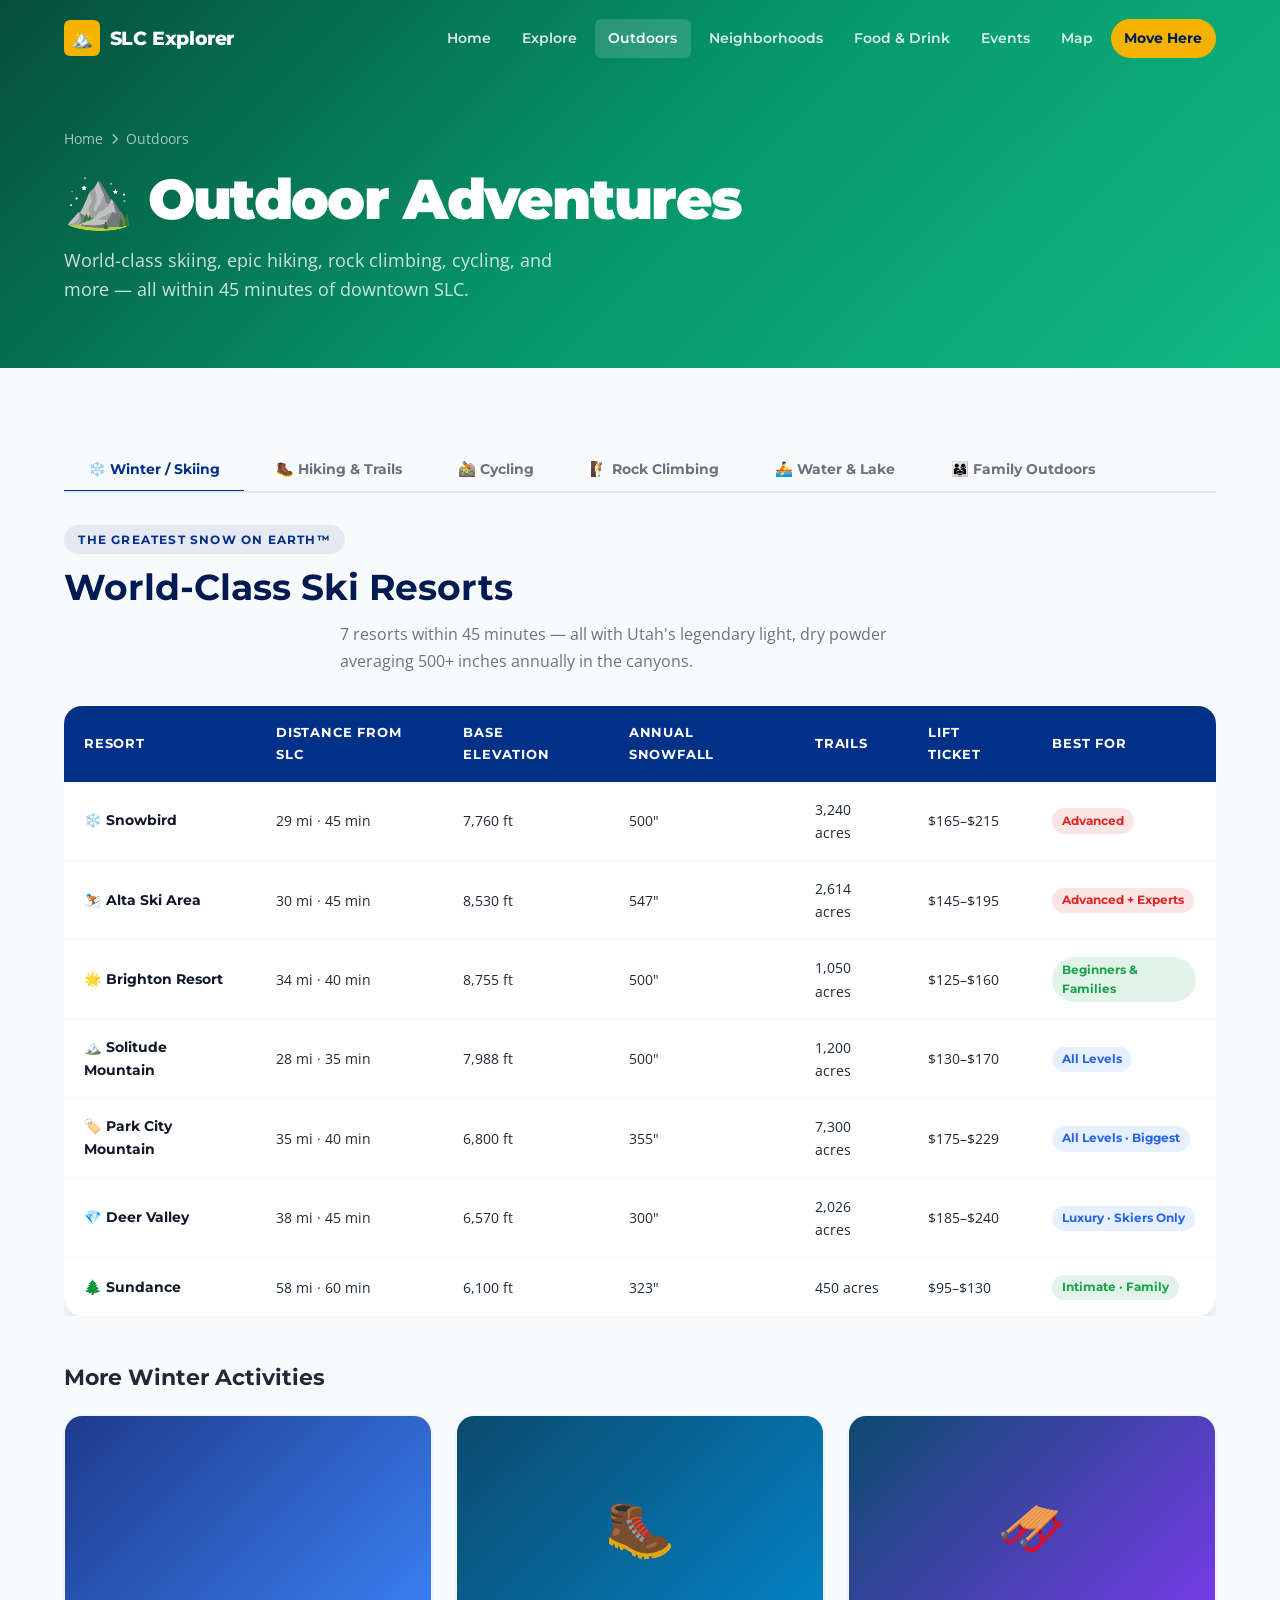
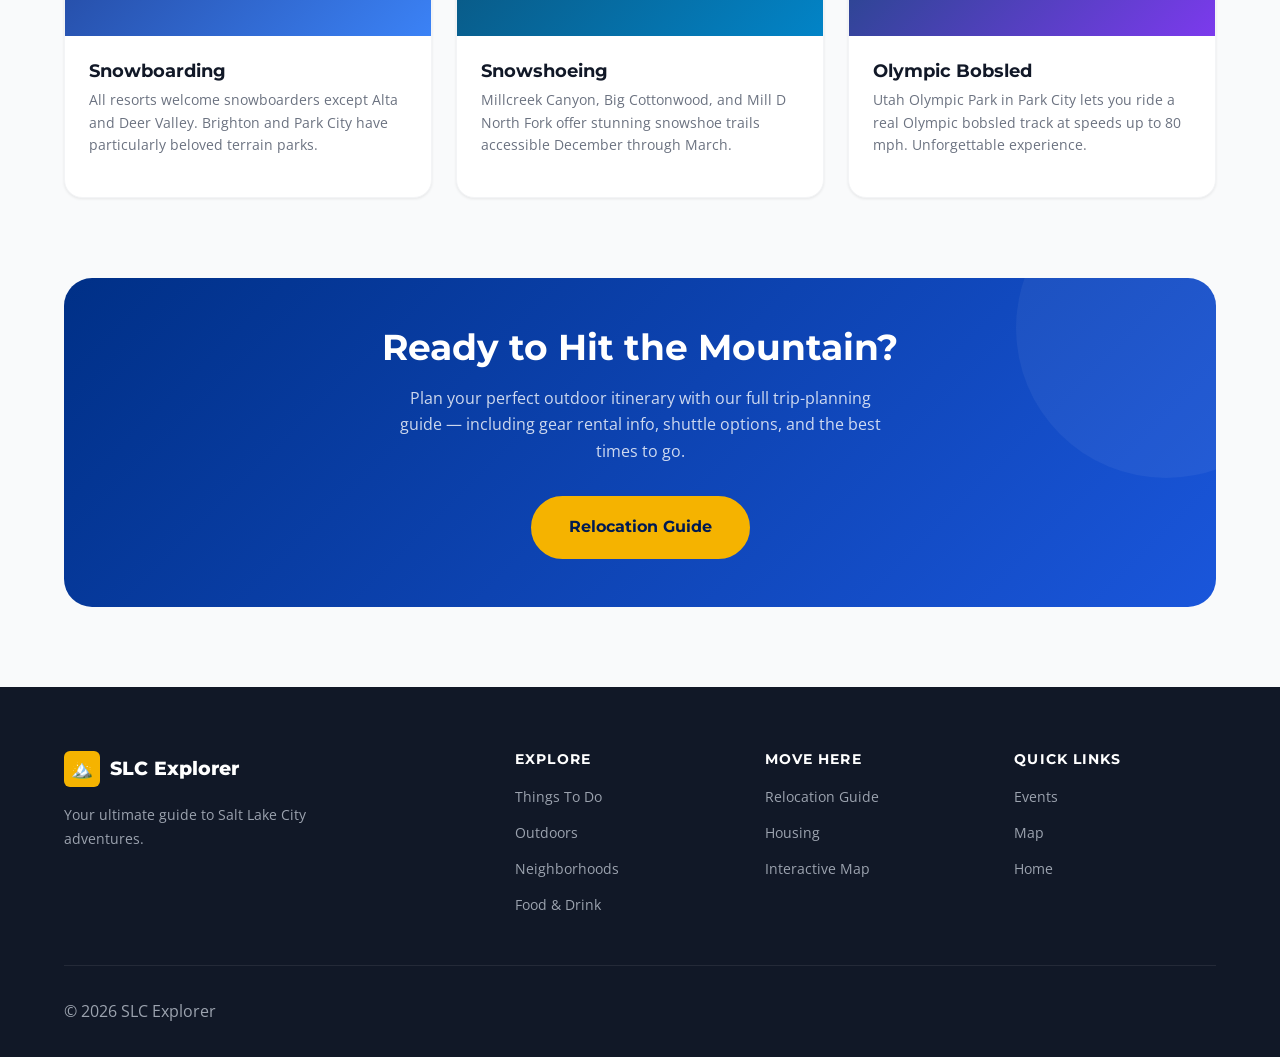
<file: outdoors.html>
<!DOCTYPE html>
<html lang="en">
<head>
  <meta charset="UTF-8">
  <meta name="viewport" content="width=device-width, initial-scale=1.0">
  <title>Outdoor Adventures — SLC Explorer</title>
  <link rel="preconnect" href="https://fonts.googleapis.com">
  <link href="https://fonts.googleapis.com/css2?family=Montserrat:wght@400;600;700;800;900&family=Open+Sans:wght@400;500;600&display=swap" rel="stylesheet">
  <link rel="stylesheet" href="https://cdnjs.cloudflare.com/ajax/libs/font-awesome/6.4.0/css/all.min.css">
  <link rel="stylesheet" href="style.css">
  <style>
    .resort-table { width: 100%; border-collapse: collapse; background: var(--white); border-radius: var(--radius-lg); overflow: hidden; box-shadow: var(--shadow-md); }
    .resort-table th { background: var(--primary); color: var(--white); padding: 1rem 1.25rem; font-family: var(--font-sans); font-size: 0.82rem; text-align: left; text-transform: uppercase; letter-spacing: 0.06em; }
    .resort-table td { padding: 1rem 1.25rem; border-bottom: 1px solid var(--gray-100); font-size: 0.88rem; }
    .resort-table tr:last-child td { border-bottom: none; }
    .resort-table tr:hover td { background: var(--gray-50); }
    .resort-name { font-weight: 700; color: var(--gray-900); font-family: var(--font-sans); }
    .difficulty-pill { display: inline-block; padding: 0.2rem 0.6rem; border-radius: var(--radius-full); font-size: 0.72rem; font-weight: 700; font-family: var(--font-sans); }
    .diff-easy { background: rgba(22,163,74,0.12); color: #16a34a; }
    .diff-mod { background: rgba(59,130,246,0.12); color: #2563eb; }
    .diff-hard { background: rgba(220,38,38,0.12); color: #dc2626; }
    .diff-expert { background: rgba(0,0,0,0.08); color: #1f2937; }
    .trail-card { background: var(--white); border-radius: var(--radius-lg); padding: 1.5rem; box-shadow: var(--shadow-sm); border: 1px solid var(--gray-100); transition: var(--transition); }
    .trail-card:hover { box-shadow: var(--shadow-lg); transform: translateY(-4px); }
    .trail-header { display: flex; justify-content: space-between; align-items: flex-start; margin-bottom: 0.75rem; }
    .trail-name { font-family: var(--font-sans); font-weight: 800; font-size: 1.05rem; }
    .trail-stats { display: flex; gap: 1.25rem; flex-wrap: wrap; margin-top: 0.75rem; }
    .trail-stat { display: flex; align-items: center; gap: 0.35rem; font-size: 0.82rem; color: var(--gray-500); }
    .trail-stat strong { color: var(--gray-800); }
    .tabs-container { }
  </style>
</head>
<body>

<nav class="navbar scrolled" id="navbar">
  <div class="container">
    <a href="index.html" class="nav-logo"><div class="logo-icon">🏔️</div> SLC Explorer</a>
    <div class="nav-links">
      <a href="index.html">Home</a>
      <a href="explore.html">Explore</a>
      <a href="outdoors.html" class="active">Outdoors</a>
      <a href="neighborhoods.html">Neighborhoods</a>
      <a href="food.html">Food & Drink</a>
      <a href="events.html">Events</a>
      <a href="map.html">Map</a>
      <a href="plan.html" class="nav-cta">Move Here</a>
    </div>
    <button class="nav-toggle"><span></span><span></span><span></span></button>
  </div>
</nav>

<div class="page-hero">
  <div class="page-hero-bg" style="background: linear-gradient(135deg, #064e3b 0%, #059669 50%, #10b981 100%);"></div>
  <div class="container">
    <div class="breadcrumb"><a href="index.html">Home</a> <i class="fas fa-chevron-right" style="font-size:0.7rem;"></i> Outdoors</div>
    <h1>⛰️ Outdoor Adventures</h1>
    <p>World-class skiing, epic hiking, rock climbing, cycling, and more — all within 45 minutes of downtown SLC.</p>
  </div>
</div>

<section class="section">
  <div class="container">

    <div class="tabs-container" data-tabs>
      <div class="tabs">
        <button class="tab-btn active" data-tab="winter">❄️ Winter / Skiing</button>
        <button class="tab-btn" data-tab="hiking">🥾 Hiking & Trails</button>
        <button class="tab-btn" data-tab="cycling">🚵 Cycling</button>
        <button class="tab-btn" data-tab="climbing">🧗 Rock Climbing</button>
        <button class="tab-btn" data-tab="water">🚣 Water & Lake</button>
        <button class="tab-btn" data-tab="family">👨‍👩‍👧 Family Outdoors</button>
      </div>

      <div class="tab-panel active" data-panel="winter">
        <div class="section-header" style="text-align:left; margin-bottom: 2rem;">
          <div class="section-tag">The Greatest Snow on Earth™</div>
          <h2>World-Class Ski Resorts</h2>
          <p style="color: var(--gray-500);">7 resorts within 45 minutes — all with Utah's legendary light, dry powder averaging 500+ inches annually in the canyons.</p>
        </div>

        <div class="reveal" style="overflow-x: auto; margin-bottom: 3rem;">
          <table class="resort-table">
            <thead>
              <tr>
                <th>Resort</th>
                <th>Distance from SLC</th>
                <th>Base Elevation</th>
                <th>Annual Snowfall</th>
                <th>Trails</th>
                <th>Lift Ticket</th>
                <th>Best For</th>
              </tr>
            </thead>
            <tbody>
              <tr><td><div class="resort-name">❄️ Snowbird</div></td><td>29 mi · 45 min</td><td>7,760 ft</td><td>500"</td><td>3,240 acres</td><td>$165–$215</td><td><span class="difficulty-pill diff-hard">Advanced</span></td></tr>
              <tr><td><div class="resort-name">⛷️ Alta Ski Area</div></td><td>30 mi · 45 min</td><td>8,530 ft</td><td>547"</td><td>2,614 acres</td><td>$145–$195</td><td><span class="difficulty-pill diff-hard">Advanced + Experts</span></td></tr>
              <tr><td><div class="resort-name">🌟 Brighton Resort</div></td><td>34 mi · 40 min</td><td>8,755 ft</td><td>500"</td><td>1,050 acres</td><td>$125–$160</td><td><span class="difficulty-pill diff-easy">Beginners & Families</span></td></tr>
              <tr><td><div class="resort-name">🏔️ Solitude Mountain</div></td><td>28 mi · 35 min</td><td>7,988 ft</td><td>500"</td><td>1,200 acres</td><td>$130–$170</td><td><span class="difficulty-pill diff-mod">All Levels</span></td></tr>
              <tr><td><div class="resort-name">🏷️ Park City Mountain</div></td><td>35 mi · 40 min</td><td>6,800 ft</td><td>355"</td><td>7,300 acres</td><td>$175–$229</td><td><span class="difficulty-pill diff-mod">All Levels · Biggest</span></td></tr>
              <tr><td><div class="resort-name">💎 Deer Valley</div></td><td>38 mi · 45 min</td><td>6,570 ft</td><td>300"</td><td>2,026 acres</td><td>$185–$240</td><td><span class="difficulty-pill diff-mod">Luxury · Skiers Only</span></td></tr>
              <tr><td><div class="resort-name">🌲 Sundance</div></td><td>58 mi · 60 min</td><td>6,100 ft</td><td>323"</td><td>450 acres</td><td>$95–$130</td><td><span class="difficulty-pill diff-easy">Intimate · Family</span></td></tr>
            </tbody>
          </table>
        </div>

        <h3 class="reveal" style="margin-bottom: 1.5rem;">More Winter Activities</h3>
        <div class="grid-3 reveal">
          <div class="card"><div class="card-img" style="background: linear-gradient(135deg, #1e3a8a, #3b82f6); font-size: 3.5rem;">🋳️</div><div class="card-body"><h3 class="card-title">Snowboarding</h3><p class="card-desc">All resorts welcome snowboarders except Alta and Deer Valley. Brighton and Park City have particularly beloved terrain parks.</p></div></div>
          <div class="card"><div class="card-img" style="background: linear-gradient(135deg, #0c4a6e, #0284c7); font-size: 3.5rem;">🥾</div><div class="card-body"><h3 class="card-title">Snowshoeing</h3><p class="card-desc">Millcreek Canyon, Big Cottonwood, and Mill D North Fork offer stunning snowshoe trails accessible December through March.</p></div></div>
          <div class="card"><div class="card-img" style="background: linear-gradient(135deg, #0c4a6e, #7c3aed); font-size: 3.5rem;">🛷</div><div class="card-body"><h3 class="card-title">Olympic Bobsled</h3><p class="card-desc">Utah Olympic Park in Park City lets you ride a real Olympic bobsled track at speeds up to 80 mph. Unforgettable experience.</p></div></div>
        </div>
      </div>

      <div class="tab-panel" data-panel="hiking">
        <div class="section-header" style="text-align:left; margin-bottom: 2rem;">
          <div class="section-tag">200+ Miles of Trails</div>
          <h2>Top Hiking Trails</h2>
          <p style="color: var(--gray-500);">From easy canyon strolls to challenging Wasatch summit climbs — all within 30 minutes of downtown SLC.</p>
        </div>
        <div class="grid-auto">
          <div class="trail-card reveal"><div class="trail-header"><div class="trail-name">🏔️ Grandeur Peak</div><span class="difficulty-pill diff-hard">Hard</span></div><p style="font-size: 0.88rem; color: var(--gray-500);">One of the most popular summit hikes in the Wasatch — stunning 360° views of the entire valley and Great Salt Lake from 8,299 ft.</p><div class="trail-stats"><div class="trail-stat"><i class="fas fa-route"></i> <strong>6.4 mi</strong> round-trip</div><div class="trail-stat"><i class="fas fa-arrow-up"></i> <strong>2,620 ft</strong> gain</div><div class="trail-stat"><i class="fas fa-clock"></i> <strong>4–6 hrs</strong></div><div class="trail-stat"><i class="fas fa-map-marker-alt"></i> Millcreek Canyon</div></div></div>
          <div class="trail-card reveal reveal-delay-1"><div class="trail-header"><div class="trail-name">🌊 Cecret Lake</div><span class="difficulty-pill diff-easy">Easy</span></div><p style="font-size: 0.88rem; color: var(--gray-500);">A gorgeous alpine lake hike near Alta Ski Resort. Short trail to a stunning turquoise lake ringed by wildflowers in summer — truly spectacular.</p><div class="trail-stats"><div class="trail-stat"><i class="fas fa-route"></i> <strong>1.8 mi</strong> round-trip</div><div class="trail-stat"><i class="fas fa-arrow-up"></i> <strong>440 ft</strong> gain</div><div class="trail-stat"><i class="fas fa-clock"></i> <strong>1–2 hrs</strong></div><div class="trail-stat"><i class="fas fa-map-marker-alt"></i> Little Cottonwood</div></div></div>
          <div class="trail-card reveal reveal-delay-2"><div class="trail-header"><div class="trail-name">⛰️ Twin Peaks</div><span class="difficulty-pill diff-expert">Expert</span></div><p style="font-size: 0.88rem; color: var(--gray-500);">Two challenging summits (11,330 ft & 11,328 ft) in the central Wasatch — for experienced hikers only. Incredible views reward the effort.</p><div class="trail-stats"><div class="trail-stat"><i class="fas fa-route"></i> <strong>9.3 mi</strong> round-trip</div><div class="trail-stat"><i class="fas fa-arrow-up"></i> <strong>4,160 ft</strong> gain</div><div class="trail-stat"><i class="fas fa-clock"></i> <strong>7–9 hrs</strong></div><div class="trail-stat"><i class="fas fa-map-marker-alt"></i> Big Cottonwood</div></div></div>
          <div class="trail-card reveal"><div class="trail-header"><div class="trail-name">🌲 Bells Canyon Lower Falls</div><span class="difficulty-pill diff-mod">Moderate</span></div><p style="font-size: 0.88rem; color: var(--gray-500);">A classic SLC trail leading to a beautiful 40-foot waterfall. Excellent all-season option with minimal elevation gain until the final stretch.</p><div class="trail-stats"><div class="trail-stat"><i class="fas fa-route"></i> <strong>4.0 mi</strong> round-trip</div><div class="trail-stat"><i class="fas fa-arrow-up"></i> <strong>900 ft</strong> gain</div><div class="trail-stat"><i class="fas fa-clock"></i> <strong>2–3 hrs</strong></div><div class="trail-stat"><i class="fas fa-map-marker-alt"></i> Sandy, UT</div></div></div>
          <div class="trail-card reveal reveal-delay-1"><div class="trail-header"><div class="trail-name">🏃 Millcreek Canyon Road</div><span class="difficulty-pill diff-easy">Easy</span></div><p style="font-size: 0.88rem; color: var(--gray-500);">A beautiful paved and unpaved canyon road great for walking, running, and cycling. Dog-friendly on odd-numbered days. Year-round access.</p><div class="trail-stats"><div class="trail-stat"><i class="fas fa-route"></i> <strong>8 mi</strong> one-way</div><div class="trail-stat"><i class="fas fa-arrow-up"></i> <strong>2,000 ft</strong> gain</div><div class="trail-stat"><i class="fas fa-clock"></i> <strong>Flexible</strong></div><div class="trail-stat"><i class="fas fa-map-marker-alt"></i> Millcreek Canyon</div></div></div>
          <div class="trail-card reveal reveal-delay-2"><div class="trail-header"><div class="trail-name">🦬 Frary Peak — Antelope Island</div><span class="difficulty-pill diff-mod">Moderate</span></div><p style="font-size: 0.88rem; color: var(--gray-500);">Hike the highest point on Antelope Island for 360° views of the Great Salt Lake, surrounding mountains, and roaming bison herds below.</p><div class="trail-stats"><div class="trail-stat"><i class="fas fa-route"></i> <strong>6.8 mi</strong> round-trip</div><div class="trail-stat"><i class="fas fa-arrow-up"></i> <strong>1,880 ft</strong> gain</div><div class="trail-stat"><i class="fas fa-clock"></i> <strong>3–5 hrs</strong></div><div class="trail-stat"><i class="fas fa-map-marker-alt"></i> Antelope Island SP</div></div></div>
        </div>
        <div class="reveal" style="background: rgba(22,163,74,0.08); border-radius: var(--radius-lg); padding: 1.5rem; margin-top: 2rem; border: 1px solid rgba(22,163,74,0.2);">
          <h4 style="color: var(--green); margin-bottom: 0.75rem;"><i class="fas fa-info-circle"></i> Trail Tips</h4>
          <div style="display: grid; grid-template-columns: repeat(auto-fill, minmax(240px, 1fr)); gap: 0.75rem; font-size: 0.88rem; color: var(--gray-600);">
            <div>🌡️ Canyon temps are 10–15°F cooler than the valley — always bring a layer</div>
            <div>💧 Carry at least 2L of water per person for hikes over 5 miles</div>
            <div>🐻 Wildlife is real — carry bear spray on high alpine trails</div>
            <div>🅿️ Many popular trailheads fill by 8am on weekends — go early!</div>
            <div>📱 Download offline maps (Gaia GPS or AllTrails) — cell signal is spotty</div>
            <div>🌩️ Watch for afternoon thunderstorms July–September above treeline</div>
          </div>
        </div>
      </div>

      <div class="tab-panel" data-panel="cycling">
        <div class="section-header" style="text-align:left; margin-bottom: 2rem;">
          <div class="section-tag">Two Wheels</div>
          <h2>Cycling in SLC</h2>
          <p style="color: var(--gray-500);">From paved urban greenways to gnarly mountain bike singletracks, SLC has world-class riding for every skill level.</p>
        </div>
        <div class="grid-3 reveal">
          <div class="card"><div class="card-img" style="background: linear-gradient(135deg, #064e3b, #10b981); font-size: 3rem;">🚵</div><div class="card-body"><span class="card-tag" style="background: rgba(16,185,129,0.1); color: #10b981;">Mountain Biking</span><h3 class="card-title">Millcreek MTB Trails</h3><p class="card-desc">25+ miles of singletrack from beginner-friendly rollers to advanced techy lines. The Pipeline Trail is a local classic.</p><div class="d-flex gap-1 align-center" style="margin-top: 1rem; font-size: 0.82rem; color: var(--gray-500);"><span class="difficulty-pill diff-mod">All Levels</span><span>· Free access</span></div></div></div>
          <div class="card"><div class="card-img" style="background: linear-gradient(135deg, #0c4a6e, #0284c7); font-size: 3rem;">🚲</div><div class="card-body"><span class="card-tag" style="background: rgba(2,132,199,0.1); color: #0284c7;">Road Cycling</span><h3 class="card-title">Big & Little Cottonwood Canyons</h3><p class="card-desc">Two iconic cycling climbs starting from the valley floor. Big Cottonwood is 15 miles to Brighton (3,000 ft gain), Little Cottonwood to Snowbird is 9 miles.</p><div class="d-flex gap-1 align-center" style="margin-top: 1rem; font-size: 0.82rem; color: var(--gray-500);"><span class="difficulty-pill diff-hard">Intermediate–Hard</span></div></div></div>
          <div class="card"><div class="card-img" style="background: linear-gradient(135deg, #d97706, #064e3b); font-size: 3rem;">🛴</div><div class="card-body"><span class="card-tag" style="background: rgba(217,119,6,0.1); color: #d97706;">Urban Cycling</span><h3 class="card-title">Jordan River Parkway</h3><p class="card-desc">A 40-mile paved multi-use trail running the full length of the Jordan River — perfect for leisurely rides, skating, and walking through SLC's communities.</p><div class="d-flex gap-1 align-center" style="margin-top: 1rem; font-size: 0.82rem; color: var(--gray-500);"><span class="difficulty-pill diff-easy">Easy</span><span>· Free · Flat</span></div></div></div>
          <div class="card"><div class="card-img" style="background: linear-gradient(135deg, #7c3aed, #4c1d95); font-size: 3rem;">⚡</div><div class="card-body"><span class="card-tag" style="background: rgba(124,58,237,0.1); color: #7c3aed;">E-Bike Rental</span><h3 class="card-title">Green Bike SLC</h3><p class="card-desc">SLC's bike-share program with 500+ bikes and e-bikes at stations across the city. Perfect for flat urban exploring — monthly or daily memberships available.</p><div class="d-flex gap-1 align-center" style="margin-top: 1rem; font-size: 0.82rem; color: var(--gray-500);"><span>From $2/ride or $30/month</span></div></div></div>
          <div class="card"><div class="card-img" style="background: linear-gradient(135deg, #dc2626, #7f1d1d); font-size: 3rem;">🏁</div><div class="card-body"><span class="card-tag" style="background: rgba(220,38,38,0.1); color: #dc2626;">Race</span><h3 class="card-title">Tour of Utah & Crusher in Tushar</h3><p class="card-desc">SLC hosts elite cycling races annually. The Crusher in Tushar near Beaver is a beloved gravel race through dramatic high-altitude terrain.</p><div class="d-flex gap-1 align-center" style="margin-top: 1rem; font-size: 0.82rem; color: var(--gray-500);"><span>Annual events · Check calendar</span></div></div></div>
          <div class="card"><div class="card-img" style="background: linear-gradient(135deg, #065f46, #16a34a); font-size: 3rem;">🌄</div><div class="card-body"><span class="card-tag" style="background: rgba(22,163,74,0.1); color: var(--green);">Mountain Biking</span><h3 class="card-title">Bonneville Shoreline Trail</h3><p class="card-desc">An 80+ mile trail system tracing the ancient shoreline of Lake Bonneville along the entire Wasatch Front — epic views of the valley throughout.</p><div class="d-flex gap-1 align-center" style="margin-top: 1rem; font-size: 0.82rem; color: var(--gray-500);"><span class="difficulty-pill diff-mod">Intermediate</span><span>· Free</span></div></div></div>
        </div>
      </div>

      <div class="tab-panel" data-panel="climbing">
        <div class="section-header" style="text-align:left; margin-bottom: 2rem;">
          <div class="section-tag">Vertical SLC</div>
          <h2>Rock Climbing & Bouldering</h2>
          <p style="color: var(--gray-500);">SLC is a climbing hub with world-class crags 20 minutes from downtown and some of the best climbing gyms in the country.</p>
        </div>
        <div class="grid-2 reveal">
          <div>
            <h3 style="margin-bottom: 1.25rem; font-size: 1.2rem;">🧗 Outdoor Crags</h3>
            <div style="display: flex; flex-direction: column; gap: 1rem;">
              <div class="trail-card"><div class="trail-header"><div class="trail-name">Little Cottonwood Canyon</div><span class="difficulty-pill diff-hard">All Grades</span></div><p style="font-size: 0.88rem; color: var(--gray-500); margin-top: 0.4rem;">World-class granite trad and sport climbing — 700+ routes from 5.5 to 5.14+. Tombstone Buttress and Suicide Wall are iconic. 28 mi from SLC.</p></div>
              <div class="trail-card"><div class="trail-header"><div class="trail-name">Big Cottonwood Canyon</div><span class="difficulty-pill diff-mod">Intermediate</span></div><p style="font-size: 0.88rem; color: var(--gray-500); margin-top: 0.4rem;">Sport climbing focus with fantastic moderate routes. Storm Mountain Picnic Area is the main access point with over 200 routes.</p></div>
              <div class="trail-card"><div class="trail-header"><div class="trail-name">City of Rocks (Burley, ID)</div><span class="difficulty-pill diff-mod">All Levels</span></div><p style="font-size: 0.88rem; color: var(--gray-500); margin-top: 0.4rem;">A 3-hour drive but absolutely worth it — 600+ routes on dramatic granite spires in a stunning semi-arid landscape. A bucket-list climbing destination.</p></div>
              <div class="trail-card"><div class="trail-header"><div class="trail-name">Mill Creek Bouldering</div><span class="difficulty-pill diff-easy">Beginner–V8</span></div><p style="font-size: 0.88rem; color: var(--gray-500); margin-top: 0.4rem;">Bouldering close to the city in Millcreek Canyon. Great warm-up area and accessible year-round when snowfree. Popular with locals.</p></div>
            </div>
          </div>
          <div>
            <h3 style="margin-bottom: 1.25rem; font-size: 1.2rem;">🏋️ Climbing Gyms</h3>
            <div style="display: flex; flex-direction: column; gap: 1rem;">
              <div class="trail-card"><div class="trail-header"><div class="trail-name">The Front Climbing Club</div><span class="badge badge-green">Top Rated</span></div><p style="font-size: 0.88rem; color: var(--gray-500); margin-top: 0.4rem;">SLC's premier climbing gym — massive facility with top-rope, lead, and bouldering. Two locations (SLC & Ogden). Excellent training area.</p><div class="trail-stats"><div class="trail-stat"><i class="fas fa-map-marker-alt"></i> 1470 S 400 W, SLC</div><div class="trail-stat"><i class="fas fa-dollar-sign"></i> Day pass ~$22</div></div></div>
              <div class="trail-card"><div class="trail-header"><div class="trail-name">Momentum Indoor Climbing</div><span class="badge badge-blue">3 Locations</span></div><p style="font-size: 0.88rem; color: var(--gray-500); margin-top: 0.4rem;">Three SLC-area gyms (Millcreek, Murray, Sandy) — huge bouldering caves, dedicated youth programs, and excellent route-setting.</p><div class="trail-stats"><div class="trail-stat"><i class="fas fa-map-marker-alt"></i> Multiple Locations</div><div class="trail-stat"><i class="fas fa-dollar-sign"></i> Day pass ~$20</div></div></div>
              <div class="trail-card"><div class="trail-header"><div class="trail-name">Elevate Climbing Walls</div></div><p style="font-size: 0.88rem; color: var(--gray-500); margin-top: 0.4rem;">A newer gym in the Cottonwood Heights area with modern wall designs, a dedicated training room, and a friendly community vibe.</p><div class="trail-stats"><div class="trail-stat"><i class="fas fa-map-marker-alt"></i> 7550 S 700 E, Midvale</div><div class="trail-stat"><i class="fas fa-dollar-sign"></i> Day pass ~$18</div></div></div>
              <div class="trail-card"><div class="trail-header"><div class="trail-name">VoWall Climbing Center</div></div><p style="font-size: 0.88rem; color: var(--gray-500); margin-top: 0.4rem;">Located in Murray — a community-focused gym known for its welcoming atmosphere, quality setting, and affordable day pass rates.</p><div class="trail-stats"><div class="trail-stat"><i class="fas fa-map-marker-alt"></i> 744 E Winchester St, Murray</div><div class="trail-stat"><i class="fas fa-dollar-sign"></i> Day pass ~$16</div></div></div>
            </div>
          </div>
        </div>
      </div>

      <div class="tab-panel" data-panel="water">
        <div class="section-header" style="text-align:left; margin-bottom: 2rem;">
          <div class="section-tag">Water & Lakes</div>
          <h2>Water Recreation</h2>
        </div>
        <div class="grid-3 reveal">
          <div class="card"><div class="card-img" style="background: linear-gradient(135deg, #0284c7, #7dd3fc, #f0abfc); font-size: 3rem;">🏊</div><div class="card-body"><h3 class="card-title">Float the Great Salt Lake</h3><p class="card-desc">You literally can't sink — the high salinity makes floating effortless. Access at Antelope Island, Saltair, or Great Salt Lake State Park.</p><a href="explore.html" class="btn btn-ghost btn-sm" style="margin-top: 1rem; display: inline-flex;">Learn More</a></div></div>
          <div class="card"><div class="card-img" style="background: linear-gradient(135deg, #1e3a8a, #0284c7); font-size: 3rem;">🚣</div><div class="card-body"><h3 class="card-title">Jordanelle & Deer Creek</h3><p class="card-desc">Reservoirs 40 minutes from SLC offering kayaking, paddleboarding, wake boarding, and fishing in a gorgeous mountain setting.</p><div class="card-footer" style="border:none; padding:0; margin-top:1rem;"><span class="badge badge-green">Open May–Oct</span></div></div></div>
          <div class="card"><div class="card-img" style="background: linear-gradient(135deg, #064e3b, #10b981); font-size: 3rem;">🎣</div><div class="card-body"><h3 class="card-title">World-Class Fly Fishing</h3><p class="card-desc">The Provo River and Green River (2.5 hrs) are legendary trout fisheries. The Provo has a Gold Medal catch-and-release section right outside SLC.</p><div class="card-footer" style="border:none; padding:0; margin-top:1rem;"><span class="badge badge-blue">License Required</span></div></div></div>
        </div>
      </div>

      <div class="tab-panel" data-panel="family">
        <div class="section-header" style="text-align:left; margin-bottom: 2rem;">
          <div class="section-tag">Family Adventures</div>
          <h2>Outdoor Fun for the Whole Family</h2>
        </div>
        <div class="grid-auto reveal">
          <div class="card"><div class="card-img" style="background: linear-gradient(135deg, #d97706, #059669); font-size: 3rem;">⛺️</div><div class="card-body"><h3 class="card-title">Camping in the Canyons</h3><p class="card-desc">Spruces and Redman campgrounds in Big Cottonwood, plus Albion Basin near Alta — stunning high-elevation camping 30 min from SLC.</p><div class="trail-stats" style="margin-top: 0.75rem;"><div class="trail-stat"><i class="fas fa-dollar-sign"></i> $20–$35/night</div><div class="trail-stat"><i class="fas fa-calendar"></i> Summer only</div></div></div></div>
          <div class="card"><div class="card-img" style="background: linear-gradient(135deg, #0284c7, #7dd3fc); font-size: 3rem;">🧣</div><div class="card-body"><h3 class="card-title">Ice Skating — Gallivan Center</h3><p class="card-desc">Downtown SLC's outdoor ice rink — open November through February. Skate rentals, hot cocoa, and city views. Free to skate, just pay for rentals.</p><div class="trail-stats" style="margin-top: 0.75rem;"><div class="trail-stat"><i class="fas fa-dollar-sign"></i> $5 skate rental</div><div class="trail-stat"><i class="fas fa-calendar"></i> Nov–Feb</div></div></div></div>
          <div class="card"><div class="card-img" style="background: linear-gradient(135deg, #16a34a, #d97706); font-size: 3rem;">🏕️</div><div class="card-body"><h3 class="card-title">Wheeler Farm</h3><p class="card-desc">Kids interact with farm animals, take wagon rides, and learn about pioneer farm life at this working 1890s historic farm in Murray.</p><div class="trail-stats" style="margin-top: 0.75rem;"><div class="trail-stat"><i class="fas fa-dollar-sign"></i> Free entry</div><div class="trail-stat"><i class="fas fa-calendar"></i> Year-round</div></div></div></div>
          <div class="card"><div class="card-img" style="background: linear-gradient(135deg, #7c3aed, #1e3a8a); font-size: 3rem;">🎢</div><div class="card-body"><h3 class="card-title">Lagoon Amusement Park</h3><p class="card-desc">Utah's most popular amusement park in Farmington — 50+ rides, a water park, and live entertainment. 20 minutes north of SLC.</p><div class="trail-stats" style="margin-top: 0.75rem;"><div class="trail-stat"><i class="fas fa-dollar-sign"></i> From $60/day</div><div class="trail-stat"><i class="fas fa-calendar"></i> May–Oct</div></div></div></div>
        </div>
      </div>
    </div>

  </div>
</section>

<section class="section" style="padding-top: 0;">
  <div class="container">
    <div class="highlight-box reveal">
      <h2>Ready to Hit the Mountain?</h2>
      <p>Plan your perfect outdoor itinerary with our full trip-planning guide — including gear rental info, shuttle options, and the best times to go.</p>
      <a href="plan.html" class="btn btn-primary btn-lg">Relocation Guide</a>
    </div>
  </div>
</section>

<footer class="footer">
  <div class="container">
    <div class="footer-grid">
      <div class="footer-brand"><div class="logo"><div class="icon">🏔️</div> SLC Explorer</div><p>Your ultimate guide to Salt Lake City adventures.</p></div>
      <div class="footer-col"><h4>Explore</h4><ul><li><a href="explore.html">Things To Do</a></li><li><a href="outdoors.html">Outdoors</a></li><li><a href="neighborhoods.html">Neighborhoods</a></li><li><a href="food.html">Food & Drink</a></li></ul></div>
      <div class="footer-col"><h4>Move Here</h4><ul><li><a href="plan.html">Relocation Guide</a></li><li><a href="plan.html#housing">Housing</a></li><li><a href="map.html">Interactive Map</a></li></ul></div>
      <div class="footer-col"><h4>Quick Links</h4><ul><li><a href="events.html">Events</a></li><li><a href="map.html">Map</a></li><li><a href="index.html">Home</a></li></ul></div>
    </div>
    <div class="footer-bottom"><p>© 2026 SLC Explorer</p></div>
  </div>
</footer>

<button id="back-top" title="Back to top"><i class="fas fa-arrow-up"></i></button>
<div class="toast-container"></div>
<script src="script.js"></script>
</body>
</html>
</file>
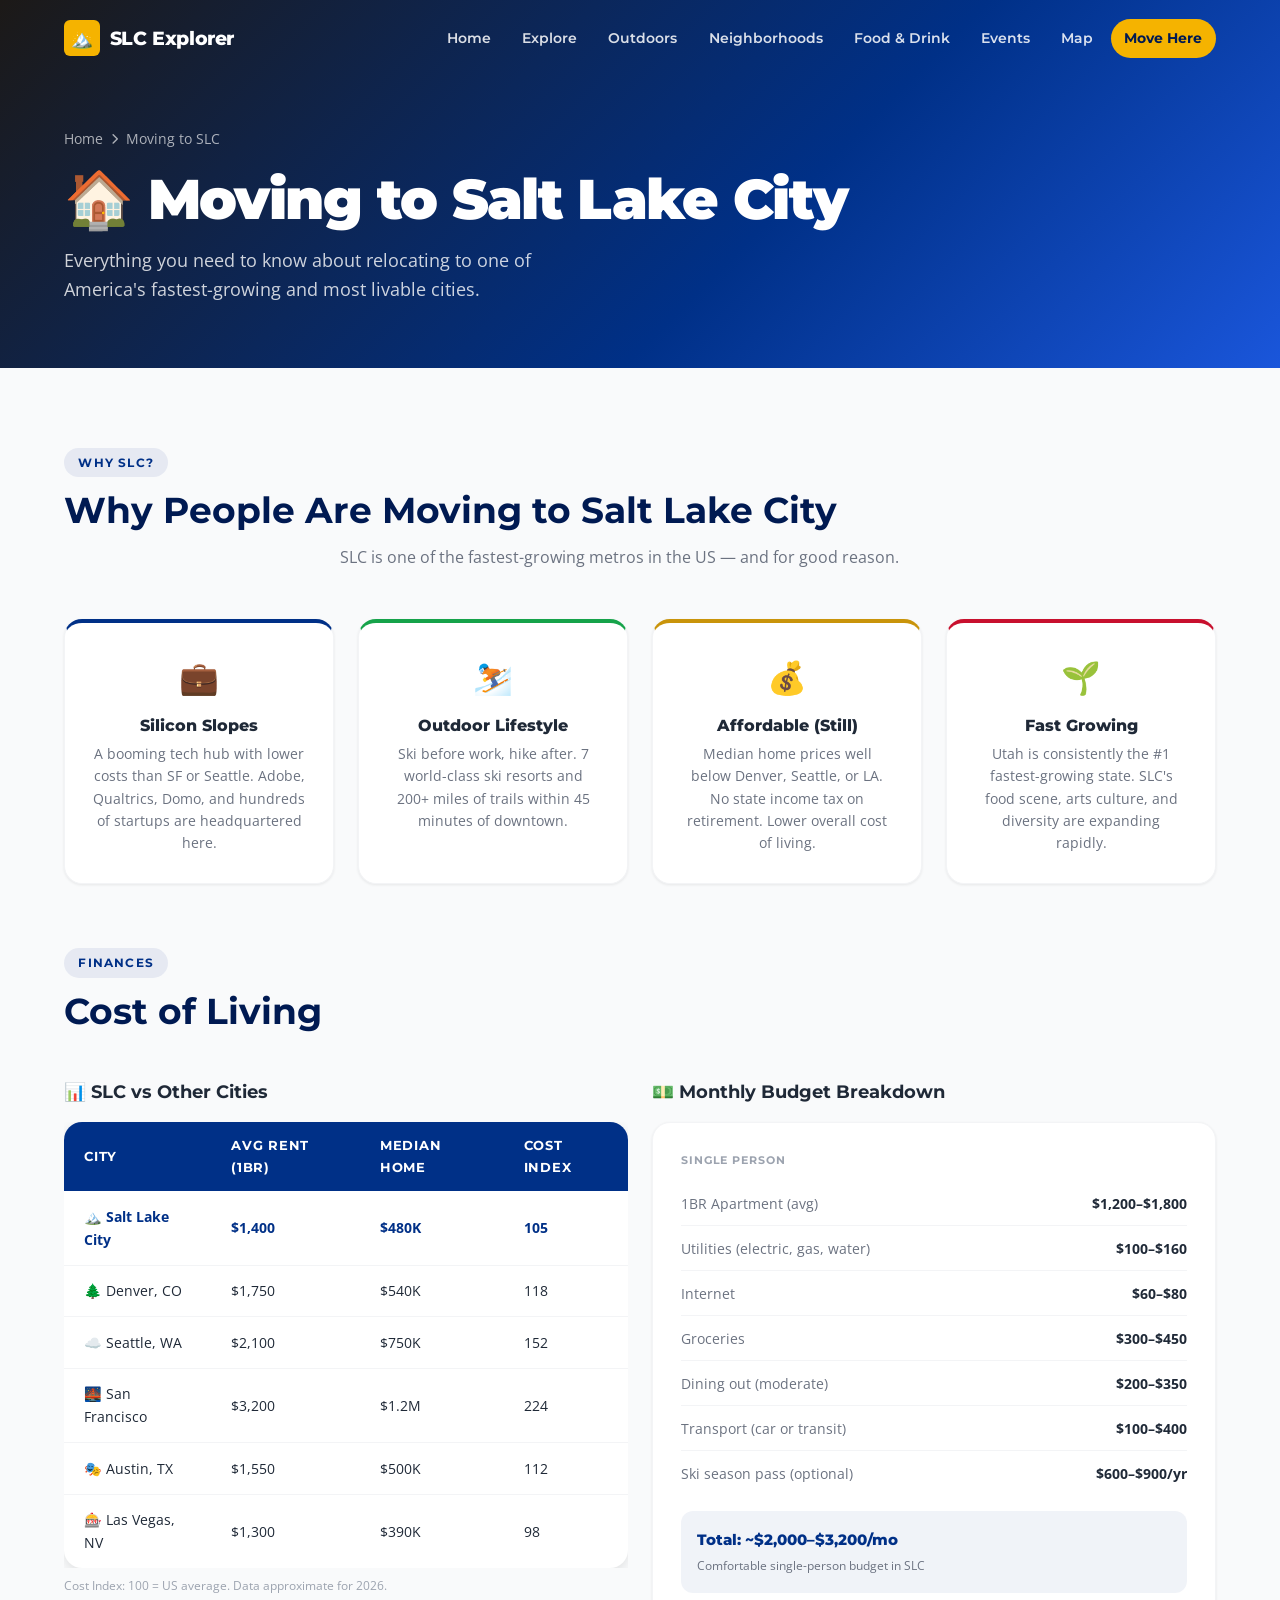
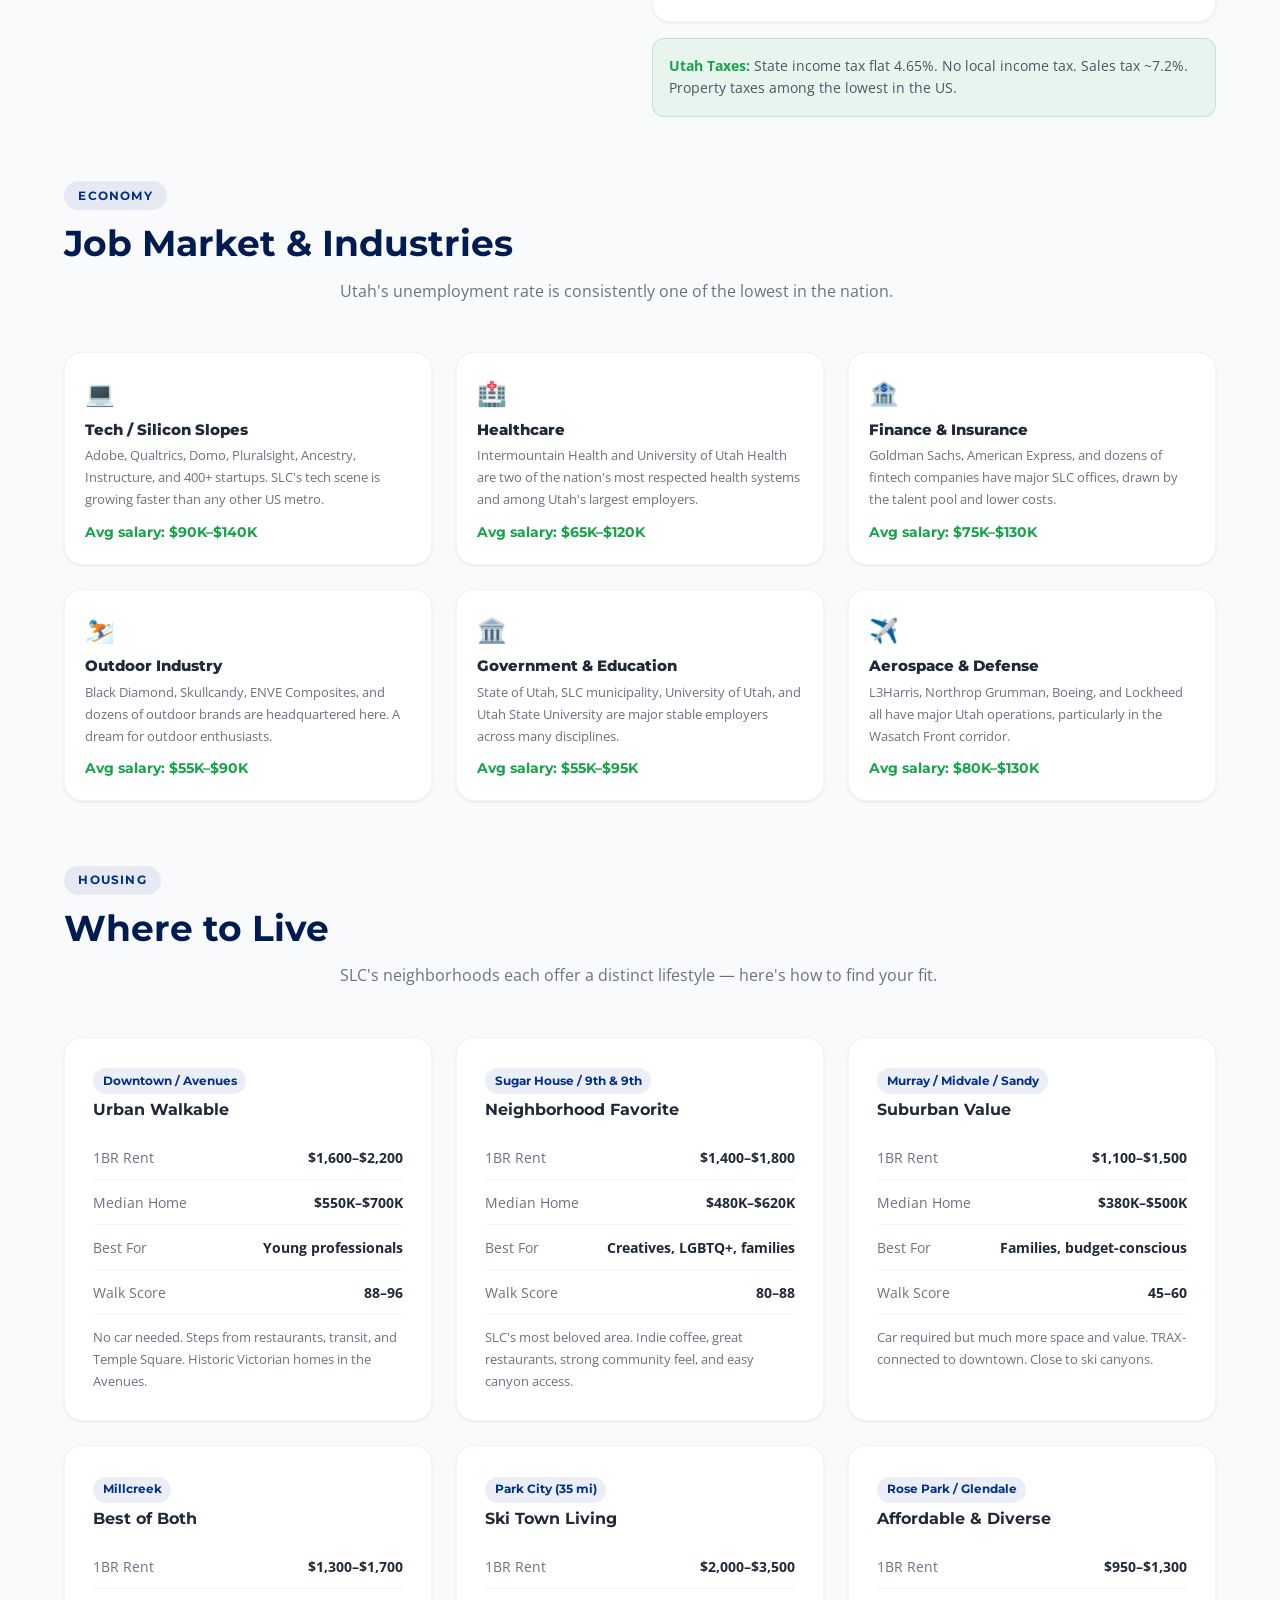
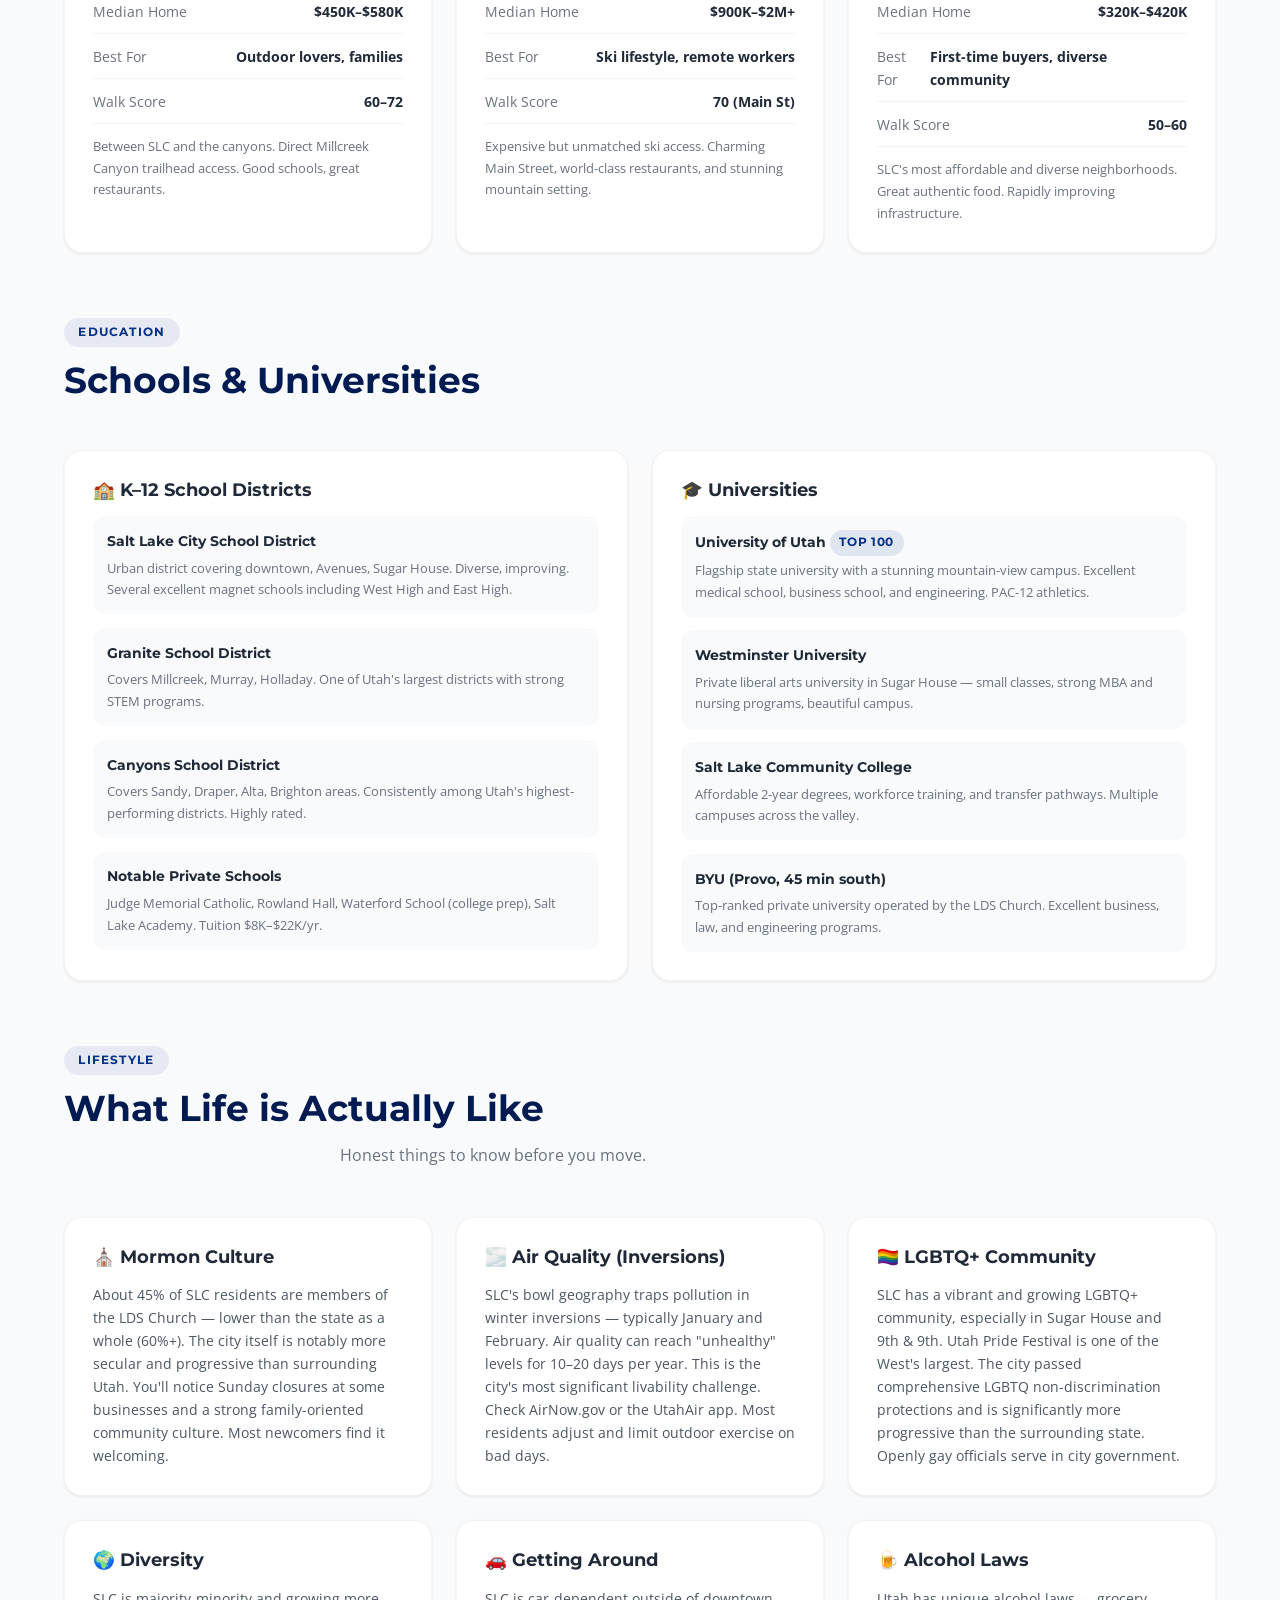
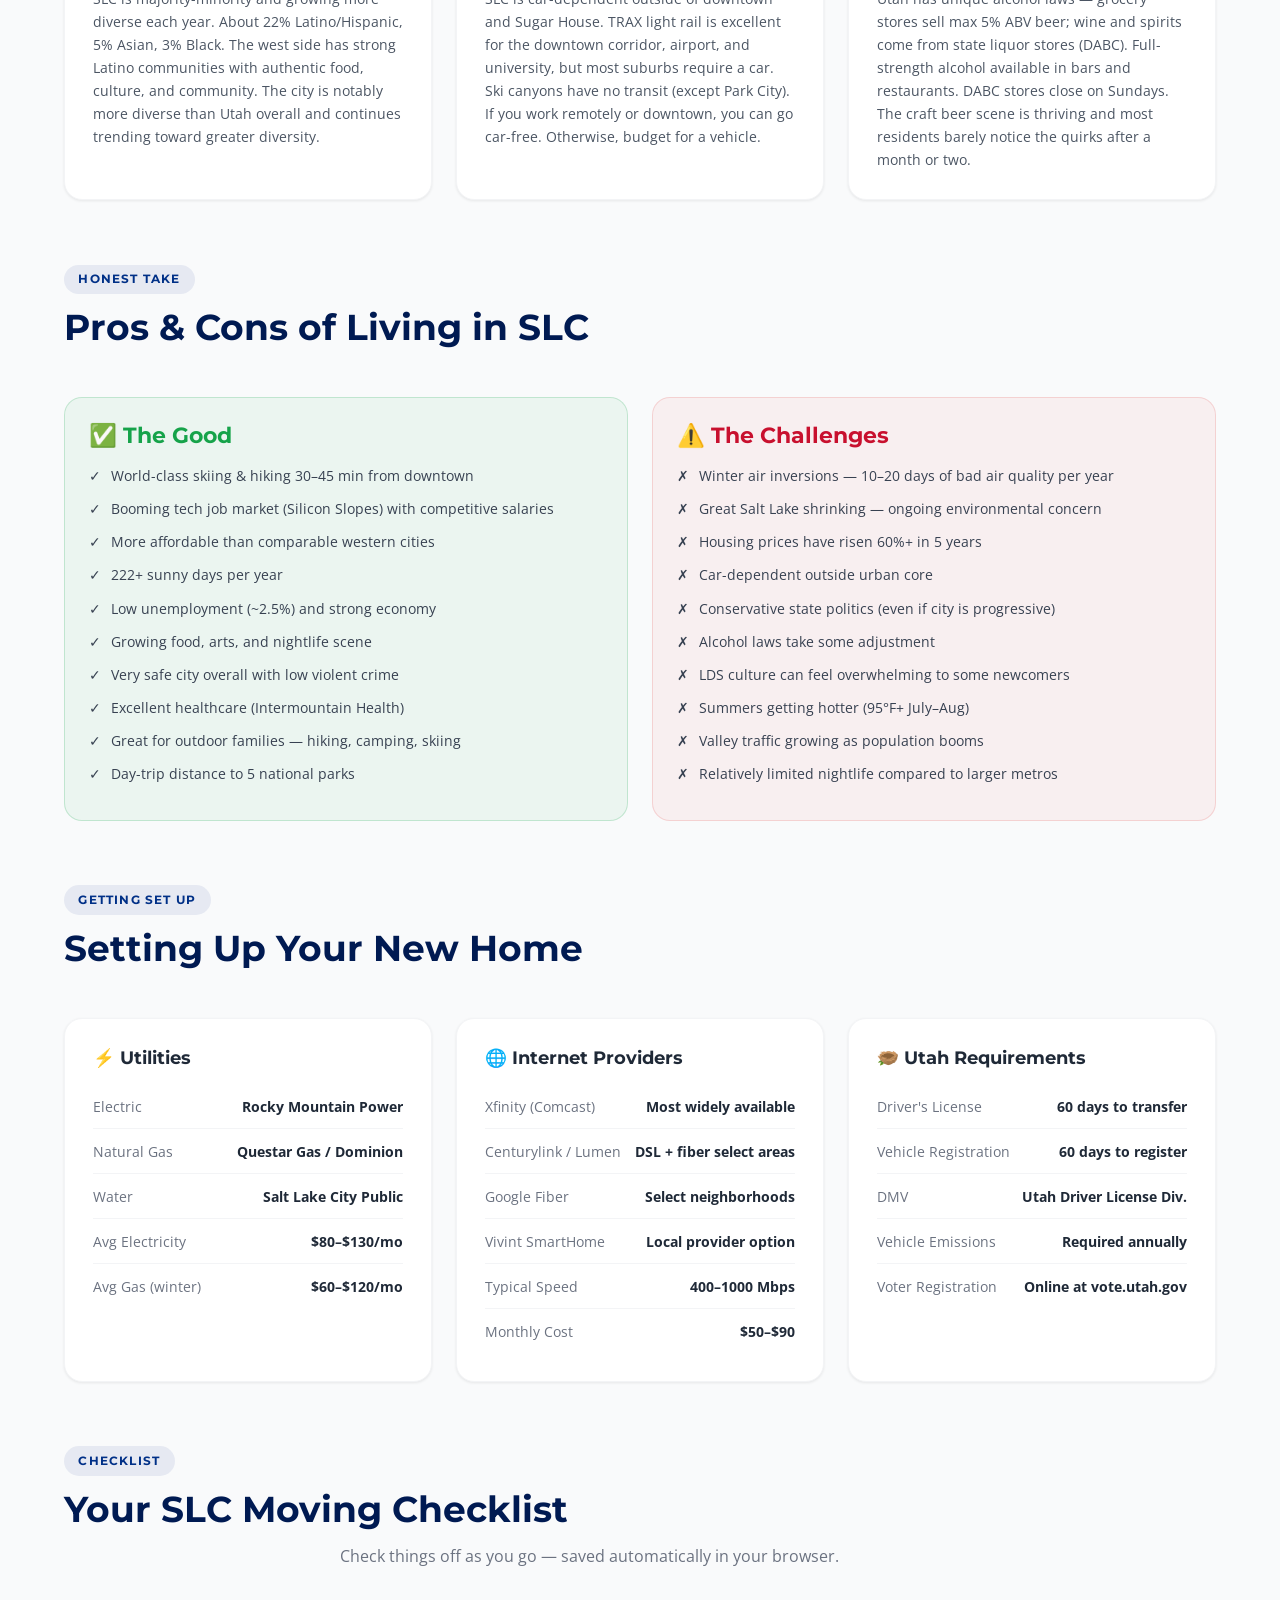
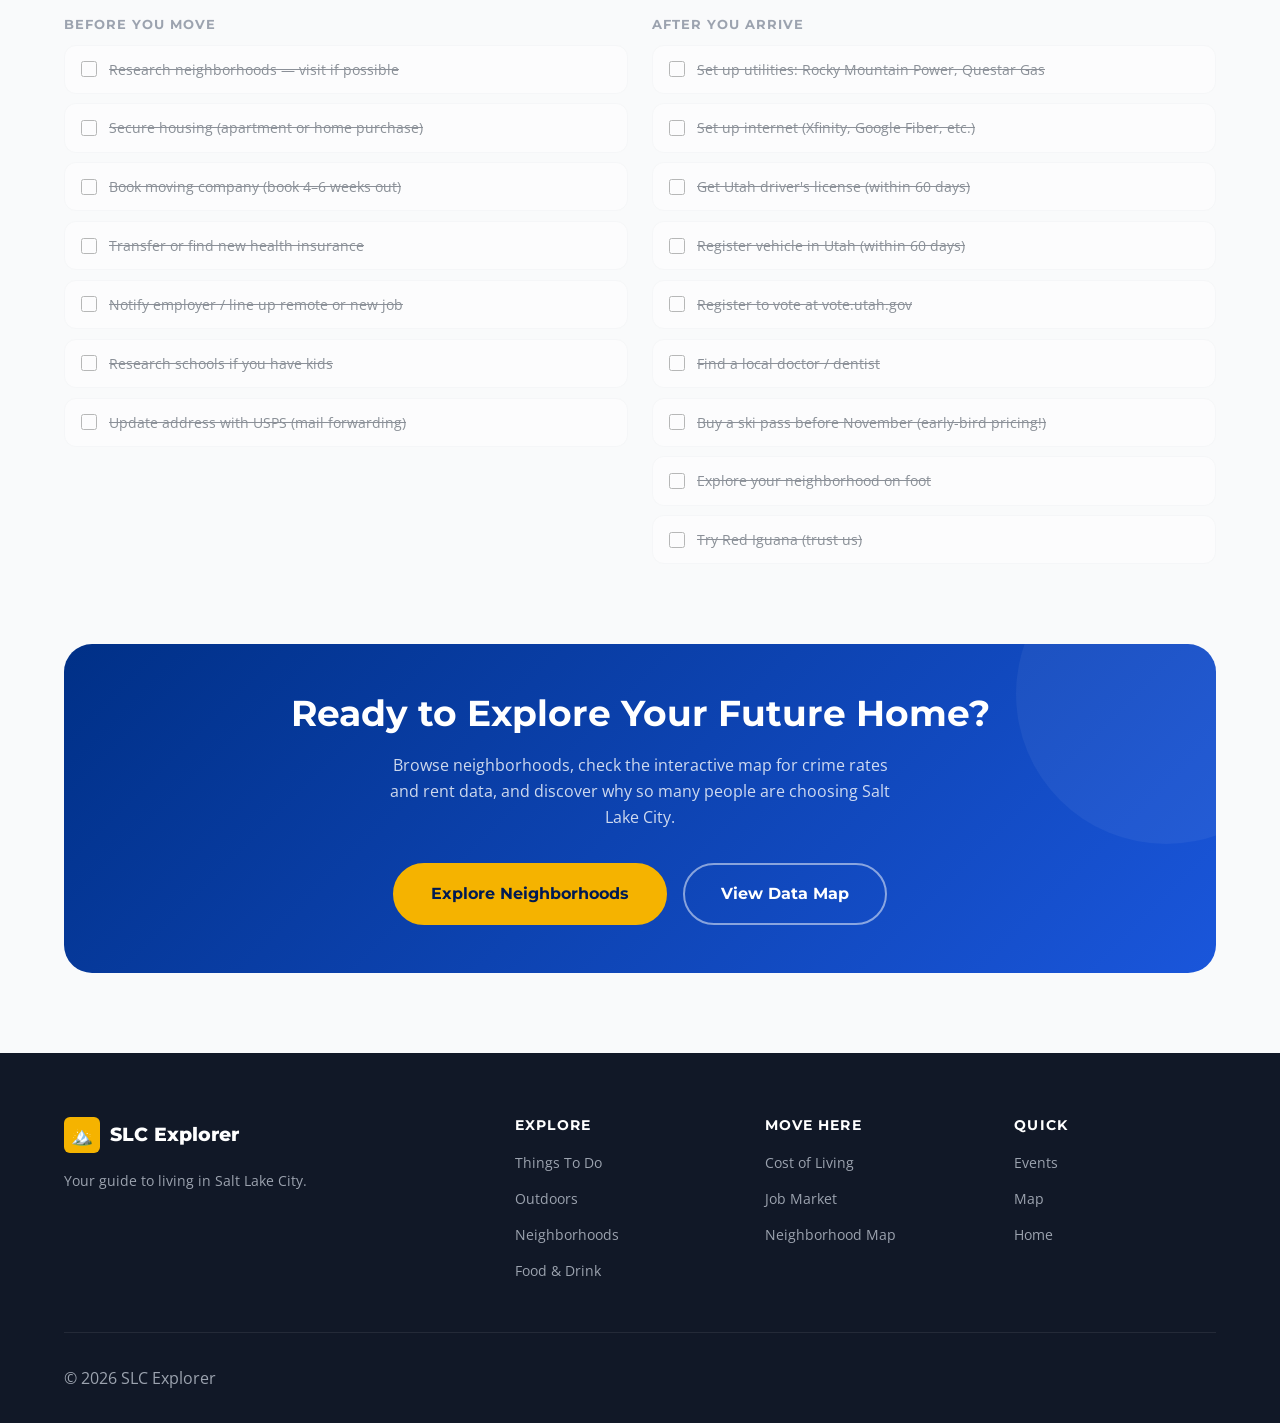
<file: plan.html>
<!DOCTYPE html>
<html lang="en">
<head>
  <meta charset="UTF-8">
  <meta name="viewport" content="width=device-width, initial-scale=1.0">
  <title>Moving to Salt Lake City — SLC Explorer</title>
  <link rel="preconnect" href="https://fonts.googleapis.com">
  <link href="https://fonts.googleapis.com/css2?family=Montserrat:wght@400;600;700;800;900&family=Open+Sans:wght@400;500;600&display=swap" rel="stylesheet">
  <link rel="stylesheet" href="https://cdnjs.cloudflare.com/ajax/libs/font-awesome/6.4.0/css/all.min.css">
  <link rel="stylesheet" href="style.css">
  <style>
    .info-card { background: var(--white); border-radius: var(--radius-lg); padding: 1.75rem; box-shadow: var(--shadow-sm); border: 1px solid var(--gray-100); }
    .info-card h3 { font-size: 1.1rem; margin-bottom: 1rem; display: flex; align-items: center; gap: 0.5rem; }
    .stat-row { display: flex; justify-content: space-between; align-items: center; padding: 0.65rem 0; border-bottom: 1px solid var(--gray-100); font-size: 0.88rem; }
    .stat-row:last-child { border-bottom: none; }
    .stat-row .key { color: var(--gray-500); }
    .stat-row .val { font-weight: 700; color: var(--gray-800); }
    .compare-table { width: 100%; border-collapse: collapse; background: var(--white); border-radius: var(--radius-lg); overflow: hidden; box-shadow: var(--shadow-md); }
    .compare-table th { background: var(--primary); color: var(--white); padding: 0.85rem 1.25rem; font-family: var(--font-sans); font-size: 0.8rem; text-align: left; text-transform: uppercase; letter-spacing: 0.06em; }
    .compare-table td { padding: 0.85rem 1.25rem; border-bottom: 1px solid var(--gray-100); font-size: 0.88rem; }
    .compare-table tr:last-child td { border-bottom: none; }
    .compare-table tr:hover td { background: var(--gray-50); }
    .compare-table .slc { font-weight: 700; color: var(--primary); }
    .job-card { background: var(--white); border-radius: var(--radius-lg); padding: 1.25rem; box-shadow: var(--shadow-sm); border: 1px solid var(--gray-100); transition: var(--transition); }
    .job-card:hover { box-shadow: var(--shadow-lg); transform: translateY(-3px); }
    .job-card h4 { font-family: var(--font-sans); font-weight: 800; font-size: 0.95rem; margin-bottom: 0.4rem; }
    .job-card p { font-size: 0.83rem; color: var(--gray-500); margin-bottom: 0.6rem; }
    .salary { font-family: var(--font-sans); font-weight: 700; color: var(--green); font-size: 0.88rem; }
    .pros-cons { display: grid; grid-template-columns: 1fr 1fr; gap: 1.5rem; }
    .pros-box { background: rgba(22,163,74,0.06); border: 1px solid rgba(22,163,74,0.2); border-radius: var(--radius-lg); padding: 1.5rem; }
    .cons-box { background: rgba(220,38,38,0.05); border: 1px solid rgba(220,38,38,0.15); border-radius: var(--radius-lg); padding: 1.5rem; }
    .pros-box h3 { color: var(--green); margin-bottom: 1rem; }
    .cons-box h3 { color: var(--secondary); margin-bottom: 1rem; }
    .pro-item, .con-item { display: flex; gap: 0.6rem; align-items: flex-start; margin-bottom: 0.75rem; font-size: 0.88rem; color: var(--gray-700); line-height: 1.5; }
    .checklist { display: flex; flex-direction: column; gap: 0.6rem; }
    .check-item { display: flex; align-items: center; gap: 0.75rem; padding: 0.75rem 1rem; background: var(--white); border-radius: var(--radius-md); border: 1px solid var(--gray-100); font-size: 0.88rem; cursor: pointer; transition: var(--transition); }
    .check-item:hover { border-color: var(--primary); }
    .check-item input[type="checkbox"] { width: 16px; height: 16px; accent-color: var(--primary); flex-shrink: 0; cursor: pointer; }
    .check-item.done { opacity: 0.5; text-decoration: line-through; }
    .district-pill { display: inline-block; background: rgba(0,48,135,0.08); color: var(--primary); font-family: var(--font-sans); font-weight: 700; font-size: 0.72rem; padding: 0.2rem 0.6rem; border-radius: var(--radius-full); margin-bottom: 0.4rem; }
    @media (max-width: 768px) { .pros-cons { grid-template-columns: 1fr; } }
  </style>
</head>
<body>

<nav class="navbar scrolled" id="navbar">
  <div class="container">
    <a href="index.html" class="nav-logo"><div class="logo-icon">🏔️</div> SLC Explorer</a>
    <div class="nav-links">
      <a href="index.html">Home</a>
      <a href="explore.html">Explore</a>
      <a href="outdoors.html">Outdoors</a>
      <a href="neighborhoods.html">Neighborhoods</a>
      <a href="food.html">Food & Drink</a>
      <a href="events.html">Events</a>
      <a href="map.html">Map</a>
      <a href="plan.html" class="active nav-cta">Move Here</a>
    </div>
    <button class="nav-toggle"><span></span><span></span><span></span></button>
  </div>
</nav>

<div class="page-hero">
  <div class="page-hero-bg" style="background: linear-gradient(135deg, #1c1917 0%, #003087 60%, #1a56db 100%);"></div>
  <div class="container">
    <div class="breadcrumb"><a href="index.html">Home</a> <i class="fas fa-chevron-right" style="font-size:0.7rem;"></i> Moving to SLC</div>
    <h1>🏠 Moving to Salt Lake City</h1>
    <p>Everything you need to know about relocating to one of America's fastest-growing and most livable cities.</p>
  </div>
</div>

<section class="section">
  <div class="container">

    <!-- Why SLC -->
    <div style="margin-bottom: 4rem;">
      <div class="section-header reveal" style="text-align:left;">
        <div class="section-tag">Why SLC?</div>
        <h2>Why People Are Moving to Salt Lake City</h2>
        <p style="color:var(--gray-500);">SLC is one of the fastest-growing metros in the US — and for good reason.</p>
      </div>
      <div class="grid-4 reveal">
        <div class="info-card" style="text-align:center; border-top: 4px solid var(--primary);">
          <div style="font-size:2rem; margin-bottom:0.75rem;">💼</div>
          <h4 style="font-family:var(--font-sans); font-weight:800; margin-bottom:0.5rem;">Silicon Slopes</h4>
          <p style="font-size:0.85rem; color:var(--gray-500);">A booming tech hub with lower costs than SF or Seattle. Adobe, Qualtrics, Domo, and hundreds of startups are headquartered here.</p>
        </div>
        <div class="info-card" style="text-align:center; border-top: 4px solid var(--green);">
          <div style="font-size:2rem; margin-bottom:0.75rem;">⛷️</div>
          <h4 style="font-family:var(--font-sans); font-weight:800; margin-bottom:0.5rem;">Outdoor Lifestyle</h4>
          <p style="font-size:0.85rem; color:var(--gray-500);">Ski before work, hike after. 7 world-class ski resorts and 200+ miles of trails within 45 minutes of downtown.</p>
        </div>
        <div class="info-card" style="text-align:center; border-top: 4px solid var(--accent-dark);">
          <div style="font-size:2rem; margin-bottom:0.75rem;">💰</div>
          <h4 style="font-family:var(--font-sans); font-weight:800; margin-bottom:0.5rem;">Affordable (Still)</h4>
          <p style="font-size:0.85rem; color:var(--gray-500);">Median home prices well below Denver, Seattle, or LA. No state income tax on retirement. Lower overall cost of living.</p>
        </div>
        <div class="info-card" style="text-align:center; border-top: 4px solid var(--secondary);">
          <div style="font-size:2rem; margin-bottom:0.75rem;">🌱</div>
          <h4 style="font-family:var(--font-sans); font-weight:800; margin-bottom:0.5rem;">Fast Growing</h4>
          <p style="font-size:0.85rem; color:var(--gray-500);">Utah is consistently the #1 fastest-growing state. SLC's food scene, arts culture, and diversity are expanding rapidly.</p>
        </div>
      </div>
    </div>

    <!-- Cost of Living -->
    <div style="margin-bottom: 4rem;">
      <div class="section-header reveal" style="text-align:left;">
        <div class="section-tag">Finances</div>
        <h2>Cost of Living</h2>
      </div>
      <div class="grid-2">
        <div class="reveal">
          <h3 style="margin-bottom:1.25rem; font-size:1.1rem;">📊 SLC vs Other Cities</h3>
          <div style="overflow-x:auto;">
            <table class="compare-table">
              <thead>
                <tr>
                  <th>City</th>
                  <th>Avg Rent (1BR)</th>
                  <th>Median Home</th>
                  <th>Cost Index</th>
                </tr>
              </thead>
              <tbody>
                <tr>
                  <td class="slc">🏔️ Salt Lake City</td>
                  <td class="slc">$1,400</td>
                  <td class="slc">$480K</td>
                  <td class="slc">105</td>
                </tr>
                <tr>
                  <td>🌲 Denver, CO</td>
                  <td>$1,750</td>
                  <td>$540K</td>
                  <td>118</td>
                </tr>
                <tr>
                  <td>☁️ Seattle, WA</td>
                  <td>$2,100</td>
                  <td>$750K</td>
                  <td>152</td>
                </tr>
                <tr>
                  <td>🌉 San Francisco</td>
                  <td>$3,200</td>
                  <td>$1.2M</td>
                  <td>224</td>
                </tr>
                <tr>
                  <td>🎭 Austin, TX</td>
                  <td>$1,550</td>
                  <td>$500K</td>
                  <td>112</td>
                </tr>
                <tr>
                  <td>🎰 Las Vegas, NV</td>
                  <td>$1,300</td>
                  <td>$390K</td>
                  <td>98</td>
                </tr>
              </tbody>
            </table>
          </div>
          <p style="font-size:0.75rem; color:var(--gray-400); margin-top:0.5rem;">Cost Index: 100 = US average. Data approximate for 2026.</p>
        </div>
        <div class="reveal reveal-delay-1">
          <h3 style="margin-bottom:1.25rem; font-size:1.1rem;">💵 Monthly Budget Breakdown</h3>
          <div class="info-card">
            <div style="margin-bottom:1rem;">
              <div style="font-size:0.7rem; font-family:var(--font-sans); font-weight:700; text-transform:uppercase; letter-spacing:0.08em; color:var(--gray-400); margin-bottom:0.75rem;">Single Person</div>
              <div class="stat-row"><span class="key">1BR Apartment (avg)</span><span class="val">$1,200–$1,800</span></div>
              <div class="stat-row"><span class="key">Utilities (electric, gas, water)</span><span class="val">$100–$160</span></div>
              <div class="stat-row"><span class="key">Internet</span><span class="val">$60–$80</span></div>
              <div class="stat-row"><span class="key">Groceries</span><span class="val">$300–$450</span></div>
              <div class="stat-row"><span class="key">Dining out (moderate)</span><span class="val">$200–$350</span></div>
              <div class="stat-row"><span class="key">Transport (car or transit)</span><span class="val">$100–$400</span></div>
              <div class="stat-row"><span class="key">Ski season pass (optional)</span><span class="val">$600–$900/yr</span></div>
            </div>
            <div style="background:rgba(0,48,135,0.06); border-radius:var(--radius-md); padding:1rem;">
              <div style="font-family:var(--font-sans); font-weight:800; color:var(--primary); font-size:0.95rem;">Total: ~$2,000–$3,200/mo</div>
              <div style="font-size:0.78rem; color:var(--gray-500); margin-top:0.25rem;">Comfortable single-person budget in SLC</div>
            </div>
          </div>
          <div style="margin-top:1rem; padding:1rem; background:rgba(22,163,74,0.07); border-radius:var(--radius-md); border:1px solid rgba(22,163,74,0.2); font-size:0.85rem;">
            <strong style="color:var(--green);">Utah Taxes:</strong> <span style="color:var(--gray-600);">State income tax flat 4.65%. No local income tax. Sales tax ~7.2%. Property taxes among the lowest in the US.</span>
          </div>
        </div>
      </div>
    </div>

    <!-- Job Market -->
    <div style="margin-bottom: 4rem;">
      <div class="section-header reveal" style="text-align:left;">
        <div class="section-tag">Economy</div>
        <h2>Job Market & Industries</h2>
        <p style="color:var(--gray-500);">Utah's unemployment rate is consistently one of the lowest in the nation.</p>
      </div>
      <div class="grid-auto reveal">
        <div class="job-card">
          <div style="font-size:1.5rem; margin-bottom:0.5rem;">💻</div>
          <h4>Tech / Silicon Slopes</h4>
          <p>Adobe, Qualtrics, Domo, Pluralsight, Ancestry, Instructure, and 400+ startups. SLC's tech scene is growing faster than any other US metro.</p>
          <div class="salary">Avg salary: $90K–$140K</div>
        </div>
        <div class="job-card">
          <div style="font-size:1.5rem; margin-bottom:0.5rem;">🏥</div>
          <h4>Healthcare</h4>
          <p>Intermountain Health and University of Utah Health are two of the nation's most respected health systems and among Utah's largest employers.</p>
          <div class="salary">Avg salary: $65K–$120K</div>
        </div>
        <div class="job-card">
          <div style="font-size:1.5rem; margin-bottom:0.5rem;">🏦</div>
          <h4>Finance & Insurance</h4>
          <p>Goldman Sachs, American Express, and dozens of fintech companies have major SLC offices, drawn by the talent pool and lower costs.</p>
          <div class="salary">Avg salary: $75K–$130K</div>
        </div>
        <div class="job-card">
          <div style="font-size:1.5rem; margin-bottom:0.5rem;">⛷️</div>
          <h4>Outdoor Industry</h4>
          <p>Black Diamond, Skullcandy, ENVE Composites, and dozens of outdoor brands are headquartered here. A dream for outdoor enthusiasts.</p>
          <div class="salary">Avg salary: $55K–$90K</div>
        </div>
        <div class="job-card">
          <div style="font-size:1.5rem; margin-bottom:0.5rem;">🏛️</div>
          <h4>Government & Education</h4>
          <p>State of Utah, SLC municipality, University of Utah, and Utah State University are major stable employers across many disciplines.</p>
          <div class="salary">Avg salary: $55K–$95K</div>
        </div>
        <div class="job-card">
          <div style="font-size:1.5rem; margin-bottom:0.5rem;">✈️</div>
          <h4>Aerospace & Defense</h4>
          <p>L3Harris, Northrop Grumman, Boeing, and Lockheed all have major Utah operations, particularly in the Wasatch Front corridor.</p>
          <div class="salary">Avg salary: $80K–$130K</div>
        </div>
      </div>
    </div>

    <!-- Housing -->
    <div style="margin-bottom: 4rem;">
      <div class="section-header reveal" style="text-align:left;">
        <div class="section-tag">Housing</div>
        <h2>Where to Live</h2>
        <p style="color:var(--gray-500);">SLC's neighborhoods each offer a distinct lifestyle — here's how to find your fit.</p>
      </div>
      <div class="grid-3 reveal">
        <div class="info-card">
          <div class="district-pill">Downtown / Avenues</div>
          <h3 style="font-size:1rem;">Urban Walkable</h3>
          <div class="stat-row"><span class="key">1BR Rent</span><span class="val">$1,600–$2,200</span></div>
          <div class="stat-row"><span class="key">Median Home</span><span class="val">$550K–$700K</span></div>
          <div class="stat-row"><span class="key">Best For</span><span class="val">Young professionals</span></div>
          <div class="stat-row"><span class="key">Walk Score</span><span class="val">88–96</span></div>
          <p style="font-size:0.82rem; color:var(--gray-500); margin-top:0.75rem;">No car needed. Steps from restaurants, transit, and Temple Square. Historic Victorian homes in the Avenues.</p>
        </div>
        <div class="info-card">
          <div class="district-pill">Sugar House / 9th & 9th</div>
          <h3 style="font-size:1rem;">Neighborhood Favorite</h3>
          <div class="stat-row"><span class="key">1BR Rent</span><span class="val">$1,400–$1,800</span></div>
          <div class="stat-row"><span class="key">Median Home</span><span class="val">$480K–$620K</span></div>
          <div class="stat-row"><span class="key">Best For</span><span class="val">Creatives, LGBTQ+, families</span></div>
          <div class="stat-row"><span class="key">Walk Score</span><span class="val">80–88</span></div>
          <p style="font-size:0.82rem; color:var(--gray-500); margin-top:0.75rem;">SLC's most beloved area. Indie coffee, great restaurants, strong community feel, and easy canyon access.</p>
        </div>
        <div class="info-card">
          <div class="district-pill">Murray / Midvale / Sandy</div>
          <h3 style="font-size:1rem;">Suburban Value</h3>
          <div class="stat-row"><span class="key">1BR Rent</span><span class="val">$1,100–$1,500</span></div>
          <div class="stat-row"><span class="key">Median Home</span><span class="val">$380K–$500K</span></div>
          <div class="stat-row"><span class="key">Best For</span><span class="val">Families, budget-conscious</span></div>
          <div class="stat-row"><span class="key">Walk Score</span><span class="val">45–60</span></div>
          <p style="font-size:0.82rem; color:var(--gray-500); margin-top:0.75rem;">Car required but much more space and value. TRAX-connected to downtown. Close to ski canyons.</p>
        </div>
        <div class="info-card">
          <div class="district-pill">Millcreek</div>
          <h3 style="font-size:1rem;">Best of Both</h3>
          <div class="stat-row"><span class="key">1BR Rent</span><span class="val">$1,300–$1,700</span></div>
          <div class="stat-row"><span class="key">Median Home</span><span class="val">$450K–$580K</span></div>
          <div class="stat-row"><span class="key">Best For</span><span class="val">Outdoor lovers, families</span></div>
          <div class="stat-row"><span class="key">Walk Score</span><span class="val">60–72</span></div>
          <p style="font-size:0.82rem; color:var(--gray-500); margin-top:0.75rem;">Between SLC and the canyons. Direct Millcreek Canyon trailhead access. Good schools, great restaurants.</p>
        </div>
        <div class="info-card">
          <div class="district-pill">Park City (35 mi)</div>
          <h3 style="font-size:1rem;">Ski Town Living</h3>
          <div class="stat-row"><span class="key">1BR Rent</span><span class="val">$2,000–$3,500</span></div>
          <div class="stat-row"><span class="key">Median Home</span><span class="val">$900K–$2M+</span></div>
          <div class="stat-row"><span class="key">Best For</span><span class="val">Ski lifestyle, remote workers</span></div>
          <div class="stat-row"><span class="key">Walk Score</span><span class="val">70 (Main St)</span></div>
          <p style="font-size:0.82rem; color:var(--gray-500); margin-top:0.75rem;">Expensive but unmatched ski access. Charming Main Street, world-class restaurants, and stunning mountain setting.</p>
        </div>
        <div class="info-card">
          <div class="district-pill">Rose Park / Glendale</div>
          <h3 style="font-size:1rem;">Affordable & Diverse</h3>
          <div class="stat-row"><span class="key">1BR Rent</span><span class="val">$950–$1,300</span></div>
          <div class="stat-row"><span class="key">Median Home</span><span class="val">$320K–$420K</span></div>
          <div class="stat-row"><span class="key">Best For</span><span class="val">First-time buyers, diverse community</span></div>
          <div class="stat-row"><span class="key">Walk Score</span><span class="val">50–60</span></div>
          <p style="font-size:0.82rem; color:var(--gray-500); margin-top:0.75rem;">SLC's most affordable and diverse neighborhoods. Great authentic food. Rapidly improving infrastructure.</p>
        </div>
      </div>
    </div>

    <!-- Schools -->
    <div style="margin-bottom: 4rem;">
      <div class="section-header reveal" style="text-align:left;">
        <div class="section-tag">Education</div>
        <h2>Schools & Universities</h2>
      </div>
      <div class="grid-2 reveal">
        <div class="info-card">
          <h3>🏫 K–12 School Districts</h3>
          <div style="display:flex; flex-direction:column; gap:0.85rem; margin-top:0.5rem;">
            <div style="padding:0.85rem; background:var(--gray-50); border-radius:var(--radius-md);">
              <div style="font-family:var(--font-sans); font-weight:700; font-size:0.9rem; margin-bottom:0.25rem;">Salt Lake City School District</div>
              <div style="font-size:0.82rem; color:var(--gray-500);">Urban district covering downtown, Avenues, Sugar House. Diverse, improving. Several excellent magnet schools including West High and East High.</div>
            </div>
            <div style="padding:0.85rem; background:var(--gray-50); border-radius:var(--radius-md);">
              <div style="font-family:var(--font-sans); font-weight:700; font-size:0.9rem; margin-bottom:0.25rem;">Granite School District</div>
              <div style="font-size:0.82rem; color:var(--gray-500);">Covers Millcreek, Murray, Holladay. One of Utah's largest districts with strong STEM programs.</div>
            </div>
            <div style="padding:0.85rem; background:var(--gray-50); border-radius:var(--radius-md);">
              <div style="font-family:var(--font-sans); font-weight:700; font-size:0.9rem; margin-bottom:0.25rem;">Canyons School District</div>
              <div style="font-size:0.82rem; color:var(--gray-500);">Covers Sandy, Draper, Alta, Brighton areas. Consistently among Utah's highest-performing districts. Highly rated.</div>
            </div>
            <div style="padding:0.85rem; background:var(--gray-50); border-radius:var(--radius-md);">
              <div style="font-family:var(--font-sans); font-weight:700; font-size:0.9rem; margin-bottom:0.25rem;">Notable Private Schools</div>
              <div style="font-size:0.82rem; color:var(--gray-500);">Judge Memorial Catholic, Rowland Hall, Waterford School (college prep), Salt Lake Academy. Tuition $8K–$22K/yr.</div>
            </div>
          </div>
        </div>
        <div class="info-card">
          <h3>🎓 Universities</h3>
          <div style="display:flex; flex-direction:column; gap:0.85rem; margin-top:0.5rem;">
            <div style="padding:0.85rem; background:var(--gray-50); border-radius:var(--radius-md);">
              <div style="font-family:var(--font-sans); font-weight:700; font-size:0.9rem; margin-bottom:0.25rem;">University of Utah <span class="badge badge-blue">Top 100</span></div>
              <div style="font-size:0.82rem; color:var(--gray-500);">Flagship state university with a stunning mountain-view campus. Excellent medical school, business school, and engineering. PAC-12 athletics.</div>
            </div>
            <div style="padding:0.85rem; background:var(--gray-50); border-radius:var(--radius-md);">
              <div style="font-family:var(--font-sans); font-weight:700; font-size:0.9rem; margin-bottom:0.25rem;">Westminster University</div>
              <div style="font-size:0.82rem; color:var(--gray-500);">Private liberal arts university in Sugar House — small classes, strong MBA and nursing programs, beautiful campus.</div>
            </div>
            <div style="padding:0.85rem; background:var(--gray-50); border-radius:var(--radius-md);">
              <div style="font-family:var(--font-sans); font-weight:700; font-size:0.9rem; margin-bottom:0.25rem;">Salt Lake Community College</div>
              <div style="font-size:0.82rem; color:var(--gray-500);">Affordable 2-year degrees, workforce training, and transfer pathways. Multiple campuses across the valley.</div>
            </div>
            <div style="padding:0.85rem; background:var(--gray-50); border-radius:var(--radius-md);">
              <div style="font-family:var(--font-sans); font-weight:700; font-size:0.9rem; margin-bottom:0.25rem;">BYU (Provo, 45 min south)</div>
              <div style="font-size:0.82rem; color:var(--gray-500);">Top-ranked private university operated by the LDS Church. Excellent business, law, and engineering programs.</div>
            </div>
          </div>
        </div>
      </div>
    </div>

    <!-- Utah Culture -->
    <div style="margin-bottom: 4rem;">
      <div class="section-header reveal" style="text-align:left;">
        <div class="section-tag">Lifestyle</div>
        <h2>What Life is Actually Like</h2>
        <p style="color:var(--gray-500);">Honest things to know before you move.</p>
      </div>
      <div class="grid-3 reveal">
        <div class="info-card">
          <h3>⛪ Mormon Culture</h3>
          <p style="font-size:0.85rem; color:var(--gray-600); line-height:1.7;">About 45% of SLC residents are members of the LDS Church — lower than the state as a whole (60%+). The city itself is notably more secular and progressive than surrounding Utah. You'll notice Sunday closures at some businesses and a strong family-oriented community culture. Most newcomers find it welcoming.</p>
        </div>
        <div class="info-card">
          <h3>🌫️ Air Quality (Inversions)</h3>
          <p style="font-size:0.85rem; color:var(--gray-600); line-height:1.7;">SLC's bowl geography traps pollution in winter inversions — typically January and February. Air quality can reach "unhealthy" levels for 10–20 days per year. This is the city's most significant livability challenge. Check AirNow.gov or the UtahAir app. Most residents adjust and limit outdoor exercise on bad days.</p>
        </div>
        <div class="info-card">
          <h3>🏳️‍🌈 LGBTQ+ Community</h3>
          <p style="font-size:0.85rem; color:var(--gray-600); line-height:1.7;">SLC has a vibrant and growing LGBTQ+ community, especially in Sugar House and 9th & 9th. Utah Pride Festival is one of the West's largest. The city passed comprehensive LGBTQ non-discrimination protections and is significantly more progressive than the surrounding state. Openly gay officials serve in city government.</p>
        </div>
        <div class="info-card">
          <h3>🌍 Diversity</h3>
          <p style="font-size:0.85rem; color:var(--gray-600); line-height:1.7;">SLC is majority-minority and growing more diverse each year. About 22% Latino/Hispanic, 5% Asian, 3% Black. The west side has strong Latino communities with authentic food, culture, and community. The city is notably more diverse than Utah overall and continues trending toward greater diversity.</p>
        </div>
        <div class="info-card">
          <h3>🚗 Getting Around</h3>
          <p style="font-size:0.85rem; color:var(--gray-600); line-height:1.7;">SLC is car-dependent outside of downtown and Sugar House. TRAX light rail is excellent for the downtown corridor, airport, and university, but most suburbs require a car. Ski canyons have no transit (except Park City). If you work remotely or downtown, you can go car-free. Otherwise, budget for a vehicle.</p>
        </div>
        <div class="info-card">
          <h3>🍺 Alcohol Laws</h3>
          <p style="font-size:0.85rem; color:var(--gray-600); line-height:1.7;">Utah has unique alcohol laws — grocery stores sell max 5% ABV beer; wine and spirits come from state liquor stores (DABC). Full-strength alcohol available in bars and restaurants. DABC stores close on Sundays. The craft beer scene is thriving and most residents barely notice the quirks after a month or two.</p>
        </div>
      </div>
    </div>

    <!-- Pros & Cons -->
    <div style="margin-bottom: 4rem;">
      <div class="section-header reveal" style="text-align:left;">
        <div class="section-tag">Honest Take</div>
        <h2>Pros & Cons of Living in SLC</h2>
      </div>
      <div class="pros-cons reveal">
        <div class="pros-box">
          <h3>✅ The Good</h3>
          <div class="pro-item"><span>✓</span> World-class skiing & hiking 30–45 min from downtown</div>
          <div class="pro-item"><span>✓</span> Booming tech job market (Silicon Slopes) with competitive salaries</div>
          <div class="pro-item"><span>✓</span> More affordable than comparable western cities</div>
          <div class="pro-item"><span>✓</span> 222+ sunny days per year</div>
          <div class="pro-item"><span>✓</span> Low unemployment (~2.5%) and strong economy</div>
          <div class="pro-item"><span>✓</span> Growing food, arts, and nightlife scene</div>
          <div class="pro-item"><span>✓</span> Very safe city overall with low violent crime</div>
          <div class="pro-item"><span>✓</span> Excellent healthcare (Intermountain Health)</div>
          <div class="pro-item"><span>✓</span> Great for outdoor families — hiking, camping, skiing</div>
          <div class="pro-item"><span>✓</span> Day-trip distance to 5 national parks</div>
        </div>
        <div class="cons-box">
          <h3>⚠️ The Challenges</h3>
          <div class="con-item"><span>✗</span> Winter air inversions — 10–20 days of bad air quality per year</div>
          <div class="con-item"><span>✗</span> Great Salt Lake shrinking — ongoing environmental concern</div>
          <div class="con-item"><span>✗</span> Housing prices have risen 60%+ in 5 years</div>
          <div class="con-item"><span>✗</span> Car-dependent outside urban core</div>
          <div class="con-item"><span>✗</span> Conservative state politics (even if city is progressive)</div>
          <div class="con-item"><span>✗</span> Alcohol laws take some adjustment</div>
          <div class="con-item"><span>✗</span> LDS culture can feel overwhelming to some newcomers</div>
          <div class="con-item"><span>✗</span> Summers getting hotter (95°F+ July–Aug)</div>
          <div class="con-item"><span>✗</span> Valley traffic growing as population booms</div>
          <div class="con-item"><span>✗</span> Relatively limited nightlife compared to larger metros</div>
        </div>
      </div>
    </div>

    <!-- Utilities & Setup -->
    <div style="margin-bottom: 4rem;">
      <div class="section-header reveal" style="text-align:left;">
        <div class="section-tag">Getting Set Up</div>
        <h2>Setting Up Your New Home</h2>
      </div>
      <div class="grid-3 reveal">
        <div class="info-card">
          <h3>⚡ Utilities</h3>
          <div class="stat-row"><span class="key">Electric</span><span class="val">Rocky Mountain Power</span></div>
          <div class="stat-row"><span class="key">Natural Gas</span><span class="val">Questar Gas / Dominion</span></div>
          <div class="stat-row"><span class="key">Water</span><span class="val">Salt Lake City Public</span></div>
          <div class="stat-row"><span class="key">Avg Electricity</span><span class="val">$80–$130/mo</span></div>
          <div class="stat-row"><span class="key">Avg Gas (winter)</span><span class="val">$60–$120/mo</span></div>
        </div>
        <div class="info-card">
          <h3>🌐 Internet Providers</h3>
          <div class="stat-row"><span class="key">Xfinity (Comcast)</span><span class="val">Most widely available</span></div>
          <div class="stat-row"><span class="key">Centurylink / Lumen</span><span class="val">DSL + fiber select areas</span></div>
          <div class="stat-row"><span class="key">Google Fiber</span><span class="val">Select neighborhoods</span></div>
          <div class="stat-row"><span class="key">Vivint SmartHome</span><span class="val">Local provider option</span></div>
          <div class="stat-row"><span class="key">Typical Speed</span><span class="val">400–1000 Mbps</span></div>
          <div class="stat-row"><span class="key">Monthly Cost</span><span class="val">$50–$90</span></div>
        </div>
        <div class="info-card">
          <h3>🪹 Utah Requirements</h3>
          <div class="stat-row"><span class="key">Driver's License</span><span class="val">60 days to transfer</span></div>
          <div class="stat-row"><span class="key">Vehicle Registration</span><span class="val">60 days to register</span></div>
          <div class="stat-row"><span class="key">DMV</span><span class="val">Utah Driver License Div.</span></div>
          <div class="stat-row"><span class="key">Vehicle Emissions</span><span class="val">Required annually</span></div>
          <div class="stat-row"><span class="key">Voter Registration</span><span class="val">Online at vote.utah.gov</span></div>
        </div>
      </div>
    </div>

    <!-- Moving Checklist -->
    <div>
      <div class="section-header reveal" style="text-align:left;">
        <div class="section-tag">Checklist</div>
        <h2>Your SLC Moving Checklist</h2>
        <p style="color:var(--gray-500);">Check things off as you go — saved automatically in your browser.</p>
      </div>
      <div class="grid-2 reveal">
        <div>
          <h4 style="font-family:var(--font-sans); font-size:0.8rem; text-transform:uppercase; letter-spacing:0.08em; color:var(--gray-400); margin-bottom:0.75rem;">Before You Move</h4>
          <div class="checklist" id="checklist-before">
            <label class="check-item"><input type="checkbox" onchange="saveChecks()"> Research neighborhoods — visit if possible</label>
            <label class="check-item"><input type="checkbox" onchange="saveChecks()"> Secure housing (apartment or home purchase)</label>
            <label class="check-item"><input type="checkbox" onchange="saveChecks()"> Book moving company (book 4–6 weeks out)</label>
            <label class="check-item"><input type="checkbox" onchange="saveChecks()"> Transfer or find new health insurance</label>
            <label class="check-item"><input type="checkbox" onchange="saveChecks()"> Notify employer / line up remote or new job</label>
            <label class="check-item"><input type="checkbox" onchange="saveChecks()"> Research schools if you have kids</label>
            <label class="check-item"><input type="checkbox" onchange="saveChecks()"> Update address with USPS (mail forwarding)</label>
          </div>
        </div>
        <div>
          <h4 style="font-family:var(--font-sans); font-size:0.8rem; text-transform:uppercase; letter-spacing:0.08em; color:var(--gray-400); margin-bottom:0.75rem;">After You Arrive</h4>
          <div class="checklist" id="checklist-after">
            <label class="check-item"><input type="checkbox" onchange="saveChecks()"> Set up utilities: Rocky Mountain Power, Questar Gas</label>
            <label class="check-item"><input type="checkbox" onchange="saveChecks()"> Set up internet (Xfinity, Google Fiber, etc.)</label>
            <label class="check-item"><input type="checkbox" onchange="saveChecks()"> Get Utah driver's license (within 60 days)</label>
            <label class="check-item"><input type="checkbox" onchange="saveChecks()"> Register vehicle in Utah (within 60 days)</label>
            <label class="check-item"><input type="checkbox" onchange="saveChecks()"> Register to vote at vote.utah.gov</label>
            <label class="check-item"><input type="checkbox" onchange="saveChecks()"> Find a local doctor / dentist</label>
            <label class="check-item"><input type="checkbox" onchange="saveChecks()"> Buy a ski pass before November (early-bird pricing!)</label>
            <label class="check-item"><input type="checkbox" onchange="saveChecks()"> Explore your neighborhood on foot</label>
            <label class="check-item"><input type="checkbox" onchange="saveChecks()"> Try Red Iguana (trust us)</label>
          </div>
        </div>
      </div>
    </div>

  </div>
</section>

<!-- CTA -->
<section class="section" style="padding-top:0;">
  <div class="container">
    <div class="highlight-box reveal">
      <h2>Ready to Explore Your Future Home?</h2>
      <p>Browse neighborhoods, check the interactive map for crime rates and rent data, and discover why so many people are choosing Salt Lake City.</p>
      <div style="display:flex; gap:1rem; justify-content:center; flex-wrap:wrap;">
        <a href="neighborhoods.html" class="btn btn-primary btn-lg">Explore Neighborhoods</a>
        <a href="map.html" class="btn btn-outline btn-lg">View Data Map</a>
      </div>
    </div>
  </div>
</section>

<footer class="footer">
  <div class="container">
    <div class="footer-grid">
      <div class="footer-brand"><div class="logo"><div class="icon">🏔️</div> SLC Explorer</div><p>Your guide to living in Salt Lake City.</p></div>
      <div class="footer-col"><h4>Explore</h4><ul><li><a href="explore.html">Things To Do</a></li><li><a href="outdoors.html">Outdoors</a></li><li><a href="neighborhoods.html">Neighborhoods</a></li><li><a href="food.html">Food & Drink</a></li></ul></div>
      <div class="footer-col"><h4>Move Here</h4><ul><li><a href="plan.html">Cost of Living</a></li><li><a href="plan.html">Job Market</a></li><li><a href="map.html">Neighborhood Map</a></li></ul></div>
      <div class="footer-col"><h4>Quick</h4><ul><li><a href="events.html">Events</a></li><li><a href="map.html">Map</a></li><li><a href="index.html">Home</a></li></ul></div>
    </div>
    <div class="footer-bottom"><p>© 2026 SLC Explorer</p></div>
  </div>
</footer>

<button id="back-top" title="Back to top"><i class="fas fa-arrow-up"></i></button>
<div class="toast-container"></div>
<script src="script.js"></script>
<script>
  function saveChecks() {
    const checks = [...document.querySelectorAll('.check-item input')].map(i => i.checked);
    localStorage.setItem('slc_checklist', JSON.stringify(checks));
    document.querySelectorAll('.check-item').forEach((item, i) => {
      item.classList.toggle('done', checks[i]);
    });
  }
  function loadChecks() {
    try {
      const checks = JSON.parse(localStorage.getItem('slc_checklist')) || [];
      document.querySelectorAll('.check-item input').forEach((input, i) => {
        input.checked = checks[i] || false;
        input.closest('.check-item').classList.toggle('done', checks[i]);
      });
    } catch(e) {}
  }
  document.addEventListener('DOMContentLoaded', loadChecks);
</script>
</body>
</html>
</file>
<file: style.css>
/* ===== DESIGN TOKENS ===== */
:root {
  --primary: #003087;
  --primary-light: #1a56db;
  --primary-dark: #001a52;
  --secondary: #c8102e;
  --accent: #f5b300;
  --accent-dark: #c9940a;
  --green: #16a34a;
  --white: #ffffff;
  --gray-50: #f9fafb;
  --gray-100: #f3f4f6;
  --gray-200: #e5e7eb;
  --gray-300: #d1d5db;
  --gray-400: #9ca3af;
  --gray-500: #6b7280;
  --gray-600: #4b5563;
  --gray-700: #374151;
  --gray-800: #1f2937;
  --gray-900: #111827;
  --shadow-sm: 0 1px 3px rgba(0,0,0,0.08);
  --shadow-md: 0 4px 12px rgba(0,0,0,0.10);
  --shadow-lg: 0 10px 30px rgba(0,0,0,0.13);
  --shadow-xl: 0 20px 50px rgba(0,0,0,0.18);
  --radius-sm: 6px;
  --radius-md: 12px;
  --radius-lg: 18px;
  --radius-xl: 28px;
  --radius-full: 9999px;
  --transition: all 0.3s cubic-bezier(0.4, 0, 0.2, 1);
  --font-sans: 'Montserrat', sans-serif;
  --font-body: 'Open Sans', sans-serif;
}

/* ===== RESET ===== */
*, *::before, *::after { box-sizing: border-box; margin: 0; padding: 0; }
html { scroll-behavior: smooth; font-size: 16px; }
body {
  font-family: var(--font-body);
  color: var(--gray-800);
  background: var(--gray-50);
  line-height: 1.65;
  overflow-x: hidden;
}
img { max-width: 100%; display: block; }
a { text-decoration: none; color: inherit; }
ul { list-style: none; }
button { cursor: pointer; border: none; background: none; font-family: inherit; }

/* ===== TYPOGRAPHY ===== */
h1, h2, h3, h4, h5, h6 { font-family: var(--font-sans); line-height: 1.2; }
h1 { font-size: clamp(2rem, 5vw, 3.5rem); }
h2 { font-size: clamp(1.5rem, 3vw, 2.25rem); }
h3 { font-size: clamp(1.1rem, 2vw, 1.4rem); }
p { font-size: 1rem; }

/* ===== LAYOUT ===== */
.container { max-width: 1200px; margin: 0 auto; padding: 0 1.5rem; }
.section { padding: 5rem 0; }
.section-header { text-align: center; margin-bottom: 3rem; }
.section-header h2 { color: var(--primary-dark); margin-bottom: 0.75rem; }
.section-header p { color: var(--gray-500); max-width: 600px; margin: 0 auto; }
.section-tag {
  display: inline-block;
  background: rgba(0,48,135,0.08);
  color: var(--primary);
  font-family: var(--font-sans);
  font-weight: 700;
  font-size: 0.75rem;
  letter-spacing: 0.1em;
  text-transform: uppercase;
  padding: 0.3rem 0.9rem;
  border-radius: var(--radius-full);
  margin-bottom: 0.75rem;
}

/* ===== NAVBAR ===== */
.navbar {
  position: fixed;
  top: 0; left: 0; right: 0;
  z-index: 1000;
  background: transparent;
  transition: var(--transition);
  padding: 1.2rem 0;
}
.navbar.scrolled {
  background: var(--primary-dark);
  box-shadow: var(--shadow-lg);
  padding: 0.75rem 0;
}
.navbar .container {
  display: flex;
  align-items: center;
  justify-content: space-between;
}
.nav-logo {
  display: flex;
  align-items: center;
  gap: 0.6rem;
  color: var(--white);
  font-family: var(--font-sans);
  font-weight: 800;
  font-size: 1.2rem;
  letter-spacing: -0.02em;
}
.nav-logo .logo-icon {
  width: 36px; height: 36px;
  background: var(--accent);
  border-radius: var(--radius-sm);
  display: flex; align-items: center; justify-content: center;
  font-size: 1.1rem;
}
.nav-links {
  display: flex;
  align-items: center;
  gap: 0.25rem;
}
.nav-links a {
  color: rgba(255,255,255,0.85);
  font-family: var(--font-sans);
  font-weight: 600;
  font-size: 0.85rem;
  padding: 0.5rem 0.85rem;
  border-radius: var(--radius-sm);
  transition: var(--transition);
}
.nav-links a:hover, .nav-links a.active {
  color: var(--white);
  background: rgba(255,255,255,0.15);
}
.nav-cta {
  background: var(--accent) !important;
  color: var(--primary-dark) !important;
  font-weight: 700 !important;
  border-radius: var(--radius-full) !important;
}
.nav-cta:hover { background: var(--accent-dark) !important; }
.nav-toggle {
  display: none;
  flex-direction: column;
  gap: 5px;
  padding: 0.5rem;
}
.nav-toggle span {
  display: block;
  width: 24px; height: 2px;
  background: var(--white);
  border-radius: 2px;
  transition: var(--transition);
}

/* ===== HERO ===== */
.hero {
  min-height: 100vh;
  display: flex;
  align-items: center;
  position: relative;
  overflow: hidden;
  color: var(--white);
}
.hero-bg {
  position: absolute;
  inset: 0;
  background: linear-gradient(135deg, #001a52 0%, #003087 40%, #0050a0 70%, #1a6bbf 100%);
  z-index: 0;
}
.hero-bg::after {
  content: '';
  position: absolute;
  inset: 0;
  background: linear-gradient(to bottom, transparent 50%, rgba(0,26,82,0.6) 100%);
}
/* Mountain silhouette layers */
.mountain-layer {
  position: absolute;
  bottom: 0;
  left: 0;
  right: 0;
  z-index: 1;
}
.mountain-layer svg { display: block; }
.hero-content {
  position: relative;
  z-index: 2;
  max-width: 720px;
}
.hero-badge {
  display: inline-flex;
  align-items: center;
  gap: 0.5rem;
  background: rgba(255,255,255,0.15);
  backdrop-filter: blur(10px);
  border: 1px solid rgba(255,255,255,0.25);
  border-radius: var(--radius-full);
  padding: 0.4rem 1rem;
  font-size: 0.8rem;
  font-family: var(--font-sans);
  font-weight: 600;
  letter-spacing: 0.05em;
  margin-bottom: 1.5rem;
  color: rgba(255,255,255,0.9);
}
.hero-badge .dot {
  width: 8px; height: 8px;
  background: var(--accent);
  border-radius: 50%;
  animation: pulse 2s infinite;
}
.hero h1 {
  font-weight: 900;
  letter-spacing: -0.03em;
  margin-bottom: 1.25rem;
  text-shadow: 0 2px 20px rgba(0,0,0,0.3);
}
.hero h1 span { color: var(--accent); }
.hero p {
  font-size: 1.15rem;
  color: rgba(255,255,255,0.85);
  margin-bottom: 2.5rem;
  max-width: 540px;
  line-height: 1.7;
}
.hero-actions {
  display: flex;
  gap: 1rem;
  flex-wrap: wrap;
  margin-bottom: 3rem;
}
.hero-stats {
  display: flex;
  gap: 2.5rem;
  flex-wrap: wrap;
}
.hero-stat {
  display: flex;
  flex-direction: column;
}
.hero-stat .num {
  font-family: var(--font-sans);
  font-weight: 800;
  font-size: 1.8rem;
  color: var(--accent);
  line-height: 1;
}
.hero-stat .label {
  font-size: 0.8rem;
  color: rgba(255,255,255,0.7);
  margin-top: 0.2rem;
}
.hero-weather {
  position: absolute;
  top: 8rem;
  right: 2rem;
  z-index: 2;
  background: rgba(255,255,255,0.12);
  backdrop-filter: blur(16px);
  border: 1px solid rgba(255,255,255,0.2);
  border-radius: var(--radius-lg);
  padding: 1.25rem 1.5rem;
  color: var(--white);
  text-align: center;
  min-width: 160px;
}
.hero-weather .temp {
  font-family: var(--font-sans);
  font-size: 2.5rem;
  font-weight: 800;
  line-height: 1;
}
.hero-weather .condition {
  font-size: 0.85rem;
  color: rgba(255,255,255,0.75);
  margin-top: 0.3rem;
}
.hero-weather .city-time {
  font-size: 0.75rem;
  color: rgba(255,255,255,0.6);
  margin-top: 0.5rem;
  font-family: var(--font-sans);
}
.hero-weather .weather-icon { font-size: 2rem; margin-bottom: 0.25rem; }

/* ===== BUTTONS ===== */
.btn {
  display: inline-flex;
  align-items: center;
  gap: 0.5rem;
  font-family: var(--font-sans);
  font-weight: 700;
  font-size: 0.9rem;
  padding: 0.85rem 1.75rem;
  border-radius: var(--radius-full);
  border: 2px solid transparent;
  transition: var(--transition);
  cursor: pointer;
  white-space: nowrap;
}
.btn-primary {
  background: var(--accent);
  color: var(--primary-dark);
  border-color: var(--accent);
}
.btn-primary:hover {
  background: var(--accent-dark);
  border-color: var(--accent-dark);
  transform: translateY(-2px);
  box-shadow: 0 8px 20px rgba(245,179,0,0.4);
}
.btn-outline {
  background: transparent;
  color: var(--white);
  border-color: rgba(255,255,255,0.5);
}
.btn-outline:hover {
  background: rgba(255,255,255,0.15);
  border-color: var(--white);
  transform: translateY(-2px);
}
.btn-solid {
  background: var(--primary);
  color: var(--white);
  border-color: var(--primary);
}
.btn-solid:hover {
  background: var(--primary-dark);
  transform: translateY(-2px);
  box-shadow: var(--shadow-md);
}
.btn-ghost {
  background: transparent;
  color: var(--primary);
  border-color: var(--primary);
}
.btn-ghost:hover {
  background: var(--primary);
  color: var(--white);
  transform: translateY(-2px);
}
.btn-sm { padding: 0.5rem 1.1rem; font-size: 0.8rem; }
.btn-lg { padding: 1rem 2.25rem; font-size: 1rem; }

/* ===== CARDS ===== */
.card {
  background: var(--white);
  border-radius: var(--radius-lg);
  box-shadow: var(--shadow-sm);
  overflow: hidden;
  transition: var(--transition);
  border: 1px solid var(--gray-100);
}
.card:hover {
  transform: translateY(-6px);
  box-shadow: var(--shadow-xl);
  border-color: transparent;
}
.card-img {
  height: 220px;
  display: flex;
  align-items: center;
  justify-content: center;
  font-size: 4rem;
  position: relative;
  overflow: hidden;
}
.card-body { padding: 1.5rem; }
.card-tag {
  display: inline-block;
  font-size: 0.7rem;
  font-family: var(--font-sans);
  font-weight: 700;
  text-transform: uppercase;
  letter-spacing: 0.08em;
  padding: 0.2rem 0.65rem;
  border-radius: var(--radius-full);
  margin-bottom: 0.6rem;
}
.card-title { font-size: 1.1rem; font-weight: 700; margin-bottom: 0.5rem; color: var(--gray-900); }
.card-desc { font-size: 0.88rem; color: var(--gray-500); line-height: 1.6; margin-bottom: 1rem; }
.card-footer {
  display: flex;
  align-items: center;
  justify-content: space-between;
  padding-top: 1rem;
  border-top: 1px solid var(--gray-100);
}
.card-meta {
  display: flex;
  align-items: center;
  gap: 0.4rem;
  font-size: 0.8rem;
  color: var(--gray-500);
}
.stars { color: var(--accent); font-size: 0.85rem; }

/* ===== GRID LAYOUTS ===== */
.grid-2 { display: grid; grid-template-columns: repeat(2, 1fr); gap: 1.5rem; }
.grid-3 { display: grid; grid-template-columns: repeat(3, 1fr); gap: 1.5rem; }
.grid-4 { display: grid; grid-template-columns: repeat(4, 1fr); gap: 1.5rem; }
.grid-auto { display: grid; grid-template-columns: repeat(auto-fill, minmax(280px, 1fr)); gap: 1.5rem; }

/* ===== FILTER BAR ===== */
.filter-bar {
  background: var(--white);
  border-radius: var(--radius-xl);
  padding: 1.25rem 1.5rem;
  box-shadow: var(--shadow-md);
  margin-bottom: 2.5rem;
  display: flex;
  gap: 1rem;
  align-items: center;
  flex-wrap: wrap;
}
.search-input-wrap {
  position: relative;
  flex: 1;
  min-width: 200px;
}
.search-input-wrap .icon {
  position: absolute;
  left: 1rem;
  top: 50%;
  transform: translateY(-50%);
  color: var(--gray-400);
  font-size: 1rem;
}
.search-input {
  width: 100%;
  padding: 0.75rem 1rem 0.75rem 2.75rem;
  border: 2px solid var(--gray-200);
  border-radius: var(--radius-full);
  font-family: var(--font-body);
  font-size: 0.9rem;
  transition: var(--transition);
  outline: none;
  background: var(--gray-50);
}
.search-input:focus { border-color: var(--primary); background: var(--white); }
.filter-chips { display: flex; gap: 0.5rem; flex-wrap: wrap; }
.chip {
  padding: 0.5rem 1rem;
  border-radius: var(--radius-full);
  border: 2px solid var(--gray-200);
  font-family: var(--font-sans);
  font-weight: 600;
  font-size: 0.8rem;
  color: var(--gray-600);
  cursor: pointer;
  transition: var(--transition);
  background: var(--white);
}
.chip:hover { border-color: var(--primary); color: var(--primary); }
.chip.active {
  background: var(--primary);
  border-color: var(--primary);
  color: var(--white);
}
.chip.accent { }
.chip.active.cat-museum { background: #7c3aed; border-color: #7c3aed; }
.chip.active.cat-park { background: var(--green); border-color: var(--green); }
.chip.active.cat-arts { background: #db2777; border-color: #db2777; }
.chip.active.cat-sports { background: #ea580c; border-color: #ea580c; }
.chip.active.cat-family { background: var(--accent-dark); border-color: var(--accent-dark); }
.chip.active.cat-nightlife { background: #6d28d9; border-color: #6d28d9; }

/* ===== TABS ===== */
.tabs {
  display: flex;
  gap: 0.5rem;
  border-bottom: 2px solid var(--gray-200);
  margin-bottom: 2rem;
  overflow-x: auto;
  padding-bottom: 0;
}
.tab-btn {
  font-family: var(--font-sans);
  font-weight: 700;
  font-size: 0.9rem;
  padding: 0.75rem 1.5rem;
  color: var(--gray-500);
  border-bottom: 3px solid transparent;
  border-radius: 0;
  transition: var(--transition);
  white-space: nowrap;
  margin-bottom: -2px;
}
.tab-btn:hover { color: var(--primary); }
.tab-btn.active {
  color: var(--primary);
  border-bottom-color: var(--primary);
}
.tab-panel { display: none; }
.tab-panel.active { display: block; }

/* ===== MODAL ===== */
.modal-overlay {
  position: fixed;
  inset: 0;
  background: rgba(0,0,0,0.6);
  backdrop-filter: blur(4px);
  z-index: 2000;
  display: flex;
  align-items: center;
  justify-content: center;
  padding: 1rem;
  opacity: 0;
  visibility: hidden;
  transition: var(--transition);
}
.modal-overlay.open {
  opacity: 1;
  visibility: visible;
}
.modal {
  background: var(--white);
  border-radius: var(--radius-xl);
  max-width: 640px;
  width: 100%;
  max-height: 85vh;
  overflow-y: auto;
  box-shadow: var(--shadow-xl);
  transform: translateY(20px) scale(0.97);
  transition: var(--transition);
}
.modal-overlay.open .modal {
  transform: translateY(0) scale(1);
}
.modal-header {
  padding: 1.5rem;
  display: flex;
  align-items: center;
  justify-content: space-between;
  border-bottom: 1px solid var(--gray-100);
  position: sticky;
  top: 0;
  background: var(--white);
  z-index: 1;
}
.modal-close {
  width: 36px; height: 36px;
  border-radius: 50%;
  background: var(--gray-100);
  display: flex; align-items: center; justify-content: center;
  font-size: 1.1rem;
  transition: var(--transition);
  color: var(--gray-600);
}
.modal-close:hover { background: var(--gray-200); color: var(--gray-900); }
.modal-hero {
  height: 200px;
  display: flex;
  align-items: center;
  justify-content: center;
  font-size: 5rem;
}
.modal-body { padding: 1.5rem; }
.modal-body h3 { font-size: 1.5rem; margin-bottom: 0.5rem; }
.modal-body p { color: var(--gray-600); margin-bottom: 1.25rem; line-height: 1.7; }
.modal-info-grid {
  display: grid;
  grid-template-columns: 1fr 1fr;
  gap: 0.75rem;
  margin-bottom: 1.5rem;
}
.info-item {
  background: var(--gray-50);
  border-radius: var(--radius-md);
  padding: 0.75rem 1rem;
}
.info-item .info-label { font-size: 0.72rem; text-transform: uppercase; letter-spacing: 0.08em; color: var(--gray-400); font-family: var(--font-sans); font-weight: 700; }
.info-item .info-value { font-weight: 600; color: var(--gray-800); margin-top: 0.2rem; font-size: 0.9rem; }

/* ===== PAGE HERO (inner pages) ===== */
.page-hero {
  padding: 8rem 0 4rem;
  position: relative;
  overflow: hidden;
  color: var(--white);
}
.page-hero-bg {
  position: absolute;
  inset: 0;
  z-index: 0;
}
.page-hero .container { position: relative; z-index: 2; }
.page-hero h1 { font-weight: 900; letter-spacing: -0.03em; margin-bottom: 0.75rem; }
.page-hero p { color: rgba(255,255,255,0.8); font-size: 1.1rem; max-width: 500px; }
.breadcrumb {
  display: flex;
  align-items: center;
  gap: 0.5rem;
  margin-bottom: 1rem;
  font-size: 0.85rem;
  color: rgba(255,255,255,0.65);
}
.breadcrumb a { color: rgba(255,255,255,0.65); transition: var(--transition); }
.breadcrumb a:hover { color: var(--accent); }

/* ===== CATEGORY COLORS ===== */
.bg-museum { background: linear-gradient(135deg, #4c1d95, #7c3aed); }
.bg-park { background: linear-gradient(135deg, #064e3b, #059669); }
.bg-arts { background: linear-gradient(135deg, #9d174d, #db2777); }
.bg-sports { background: linear-gradient(135deg, #92400e, #d97706); }
.bg-family { background: linear-gradient(135deg, #1e3a8a, #2563eb); }
.bg-nightlife { background: linear-gradient(135deg, #3b0764, #7c3aed); }
.bg-food { background: linear-gradient(135deg, #7f1d1d, #dc2626); }
.bg-nature { background: linear-gradient(135deg, #064e3b, #10b981); }
.bg-history { background: linear-gradient(135deg, #1c1917, #78716c); }
.bg-shopping { background: linear-gradient(135deg, #0c4a6e, #0284c7); }
.bg-winter { background: linear-gradient(135deg, #1e3a8a, #3b82f6); }
.bg-summer { background: linear-gradient(135deg, #064e3b, #22c55e); }

.tag-museum { background: rgba(124,58,237,0.1); color: #7c3aed; }
.tag-park { background: rgba(5,150,105,0.1); color: #059669; }
.tag-arts { background: rgba(219,39,119,0.1); color: #db2777; }
.tag-sports { background: rgba(217,119,6,0.1); color: #d97706; }
.tag-family { background: rgba(37,99,235,0.1); color: #2563eb; }
.tag-nightlife { background: rgba(124,58,237,0.1); color: #7c3aed; }
.tag-food { background: rgba(220,38,38,0.1); color: #dc2626; }
.tag-nature { background: rgba(16,185,129,0.1); color: #10b981; }
.tag-history { background: rgba(120,113,108,0.1); color: #78716c; }
.tag-outdoors { background: rgba(22,163,74,0.1); color: #16a34a; }

/* ===== FEATURE STRIP ===== */
.feature-strip {
  background: var(--primary);
  color: var(--white);
  padding: 2.5rem 0;
}
.feature-strip .container {
  display: flex;
  gap: 2rem;
  justify-content: space-around;
  flex-wrap: wrap;
}
.feature-item {
  display: flex;
  align-items: center;
  gap: 1rem;
  flex: 1;
  min-width: 200px;
}
.feature-item .icon {
  width: 52px; height: 52px;
  background: rgba(255,255,255,0.15);
  border-radius: var(--radius-md);
  display: flex; align-items: center; justify-content: center;
  font-size: 1.5rem;
  flex-shrink: 0;
}
.feature-item .text h4 {
  font-family: var(--font-sans);
  font-weight: 700;
  font-size: 1rem;
  margin-bottom: 0.1rem;
}
.feature-item .text p { font-size: 0.82rem; color: rgba(255,255,255,0.7); }

/* ===== NAV CARDS (home page) ===== */
.nav-cards { display: grid; grid-template-columns: repeat(auto-fill, minmax(200px, 1fr)); gap: 1.25rem; }
.nav-card {
  border-radius: var(--radius-lg);
  padding: 1.75rem 1.25rem;
  color: var(--white);
  cursor: pointer;
  transition: var(--transition);
  text-align: center;
  position: relative;
  overflow: hidden;
  text-decoration: none;
  display: block;
}
.nav-card::after {
  content: '';
  position: absolute;
  inset: 0;
  background: rgba(0,0,0,0);
  transition: var(--transition);
}
.nav-card:hover::after { background: rgba(0,0,0,0.15); }
.nav-card:hover { transform: translateY(-8px) scale(1.02); box-shadow: var(--shadow-xl); }
.nav-card .nav-icon { font-size: 2.5rem; margin-bottom: 0.75rem; }
.nav-card h3 { font-size: 1rem; font-weight: 800; margin-bottom: 0.25rem; }
.nav-card p { font-size: 0.78rem; color: rgba(255,255,255,0.8); line-height: 1.4; }

/* ===== ACCORDION ===== */
.accordion-item {
  border: 1px solid var(--gray-200);
  border-radius: var(--radius-md);
  margin-bottom: 0.75rem;
  overflow: hidden;
  background: var(--white);
}
.accordion-header {
  display: flex;
  align-items: center;
  justify-content: space-between;
  padding: 1.1rem 1.5rem;
  cursor: pointer;
  transition: var(--transition);
  font-family: var(--font-sans);
  font-weight: 700;
  font-size: 0.95rem;
}
.accordion-header:hover { background: var(--gray-50); }
.accordion-arrow {
  font-size: 0.85rem;
  color: var(--gray-400);
  transition: var(--transition);
}
.accordion-item.open .accordion-arrow { transform: rotate(180deg); color: var(--primary); }
.accordion-body {
  max-height: 0;
  overflow: hidden;
  transition: max-height 0.4s ease;
}
.accordion-body-inner {
  padding: 0 1.5rem 1.25rem;
  color: var(--gray-600);
  font-size: 0.9rem;
  line-height: 1.7;
}

/* ===== HIGHLIGHT BOX ===== */
.highlight-box {
  background: linear-gradient(135deg, var(--primary) 0%, var(--primary-light) 100%);
  border-radius: var(--radius-xl);
  padding: 3rem;
  color: var(--white);
  text-align: center;
  position: relative;
  overflow: hidden;
}
.highlight-box::before {
  content: '';
  position: absolute;
  width: 300px; height: 300px;
  background: rgba(255,255,255,0.05);
  border-radius: 50%;
  top: -100px; right: -100px;
}
.highlight-box h2 { margin-bottom: 1rem; }
.highlight-box p { color: rgba(255,255,255,0.8); margin-bottom: 2rem; max-width: 500px; margin-left: auto; margin-right: auto; }

/* ===== SCROLL REVEAL ===== */
.reveal {
  opacity: 0;
  transform: translateY(30px);
  transition: opacity 0.6s ease, transform 0.6s ease;
}
.reveal.visible { opacity: 1; transform: translateY(0); }
.reveal-delay-1 { transition-delay: 0.1s; }
.reveal-delay-2 { transition-delay: 0.2s; }
.reveal-delay-3 { transition-delay: 0.3s; }
.reveal-delay-4 { transition-delay: 0.4s; }

/* ===== BADGE / PILL ===== */
.badge {
  display: inline-block;
  font-size: 0.72rem;
  font-family: var(--font-sans);
  font-weight: 700;
  text-transform: uppercase;
  letter-spacing: 0.06em;
  padding: 0.22rem 0.6rem;
  border-radius: var(--radius-full);
}
.badge-green { background: rgba(22,163,74,0.12); color: var(--green); }
.badge-blue { background: rgba(0,48,135,0.1); color: var(--primary); }
.badge-yellow { background: rgba(245,179,0,0.15); color: #92400e; }
.badge-red { background: rgba(200,16,46,0.1); color: var(--secondary); }
.badge-purple { background: rgba(124,58,237,0.1); color: #7c3aed; }

/* ===== RATING ===== */
.rating { display: flex; align-items: center; gap: 0.3rem; }
.rating .stars { color: #f59e0b; }
.rating .count { font-size: 0.8rem; color: var(--gray-400); }

/* ===== BACK TO TOP ===== */
#back-top {
  position: fixed;
  bottom: 2rem;
  right: 2rem;
  width: 46px; height: 46px;
  background: var(--primary);
  color: var(--white);
  border-radius: 50%;
  display: flex; align-items: center; justify-content: center;
  font-size: 1.1rem;
  box-shadow: var(--shadow-lg);
  cursor: pointer;
  z-index: 500;
  opacity: 0;
  transform: translateY(20px);
  transition: var(--transition);
}
#back-top.visible { opacity: 1; transform: translateY(0); }
#back-top:hover { background: var(--primary-dark); transform: translateY(-3px); }

/* ===== FOOTER ===== */
.footer {
  background: var(--gray-900);
  color: var(--gray-400);
  padding: 4rem 0 2rem;
}
.footer-grid {
  display: grid;
  grid-template-columns: 2fr repeat(3, 1fr);
  gap: 3rem;
  margin-bottom: 3rem;
}
.footer-brand .logo {
  display: flex;
  align-items: center;
  gap: 0.6rem;
  color: var(--white);
  font-family: var(--font-sans);
  font-weight: 800;
  font-size: 1.2rem;
  margin-bottom: 1rem;
}
.footer-brand .logo .icon {
  width: 36px; height: 36px;
  background: var(--accent);
  border-radius: var(--radius-sm);
  display: flex; align-items: center; justify-content: center;
  font-size: 1.1rem;
}
.footer-brand p { font-size: 0.88rem; line-height: 1.7; max-width: 260px; }
.footer-social { display: flex; gap: 0.75rem; margin-top: 1.25rem; }
.social-btn {
  width: 36px; height: 36px;
  background: rgba(255,255,255,0.08);
  border-radius: var(--radius-sm);
  display: flex; align-items: center; justify-content: center;
  transition: var(--transition);
  font-size: 0.9rem;
  color: var(--gray-400);
}
.social-btn:hover { background: var(--primary); color: var(--white); }
.footer-col h4 {
  color: var(--white);
  font-family: var(--font-sans);
  font-size: 0.85rem;
  font-weight: 700;
  text-transform: uppercase;
  letter-spacing: 0.08em;
  margin-bottom: 1rem;
}
.footer-col ul { display: flex; flex-direction: column; gap: 0.6rem; }
.footer-col a { font-size: 0.88rem; transition: var(--transition); }
.footer-col a:hover { color: var(--white); padding-left: 4px; }
.footer-bottom {
  border-top: 1px solid rgba(255,255,255,0.08);
  padding-top: 2rem;
  display: flex;
  align-items: center;
  justify-content: space-between;
  font-size: 0.83rem;
  flex-wrap: wrap;
  gap: 1rem;
}
.footer-bottom a { color: var(--accent); }

/* ===== NOTIFICATIONS ===== */
.toast-container {
  position: fixed;
  bottom: 5rem;
  right: 2rem;
  z-index: 3000;
  display: flex;
  flex-direction: column;
  gap: 0.75rem;
}
.toast {
  background: var(--gray-900);
  color: var(--white);
  padding: 0.85rem 1.25rem;
  border-radius: var(--radius-md);
  font-size: 0.88rem;
  display: flex;
  align-items: center;
  gap: 0.6rem;
  box-shadow: var(--shadow-xl);
  animation: slideInRight 0.3s ease;
  max-width: 300px;
}
.toast.success { border-left: 4px solid var(--green); }
.toast.info { border-left: 4px solid var(--primary-light); }

/* ===== SKELETON LOADER ===== */
.skeleton {
  background: linear-gradient(90deg, var(--gray-200) 0%, var(--gray-100) 50%, var(--gray-200) 100%);
  background-size: 200% 100%;
  animation: shimmer 1.5s infinite;
  border-radius: var(--radius-sm);
}

/* ===== ANIMATIONS ===== */
@keyframes pulse {
  0%, 100% { opacity: 1; transform: scale(1); }
  50% { opacity: 0.7; transform: scale(1.15); }
}
@keyframes shimmer {
  0% { background-position: 200% 0; }
  100% { background-position: -200% 0; }
}
@keyframes slideInRight {
  from { transform: translateX(100px); opacity: 0; }
  to { transform: translateX(0); opacity: 1; }
}
@keyframes fadeIn {
  from { opacity: 0; }
  to { opacity: 1; }
}
@keyframes float {
  0%, 100% { transform: translateY(0); }
  50% { transform: translateY(-10px); }
}
@keyframes countUp { from { opacity: 0; } to { opacity: 1; } }

/* ===== MISC UTILITIES ===== */
.text-center { text-align: center; }
.text-white { color: var(--white); }
.text-primary { color: var(--primary); }
.text-accent { color: var(--accent-dark); }
.text-muted { color: var(--gray-500); }
.fw-bold { font-weight: 700; }
.fw-black { font-weight: 900; }
.mb-1 { margin-bottom: 0.5rem; }
.mb-2 { margin-bottom: 1rem; }
.mb-3 { margin-bottom: 1.5rem; }
.mb-4 { margin-bottom: 2rem; }
.mt-auto { margin-top: auto; }
.d-flex { display: flex; }
.align-center { align-items: center; }
.gap-1 { gap: 0.5rem; }
.gap-2 { gap: 1rem; }
.no-results {
  text-align: center;
  padding: 4rem 2rem;
  color: var(--gray-400);
}
.no-results .icon { font-size: 3rem; margin-bottom: 1rem; }
.no-results h3 { font-size: 1.2rem; color: var(--gray-600); margin-bottom: 0.5rem; }

/* ===== RESPONSIVE ===== */
@media (max-width: 1024px) {
  .footer-grid { grid-template-columns: 1fr 1fr; }
  .hero-weather { display: none; }
}
@media (max-width: 768px) {
  .nav-links { display: none; position: fixed; top: 0; left: 0; right: 0; height: 100vh; background: var(--primary-dark); flex-direction: column; align-items: center; justify-content: center; gap: 1rem; z-index: 999; }
  .nav-links.open { display: flex; }
  .nav-links a { font-size: 1.1rem; }
  .nav-toggle { display: flex; }
  .grid-2, .grid-3, .grid-4 { grid-template-columns: 1fr; }
  .footer-grid { grid-template-columns: 1fr; gap: 2rem; }
  .filter-bar { flex-direction: column; }
  .section { padding: 3rem 0; }
  .hero-stats { gap: 1.5rem; }
  .modal-info-grid { grid-template-columns: 1fr; }
  .highlight-box { padding: 2rem 1.5rem; }
  .tabs { -webkit-overflow-scrolling: touch; }
  .page-hero { padding: 7rem 0 3rem; }
}
@media (max-width: 480px) {
  .hero-actions { flex-direction: column; }
  .btn { width: 100%; justify-content: center; }
  .nav-cards { grid-template-columns: repeat(2, 1fr); }
  .hero h1 { font-size: 2rem; }
}
</file>
